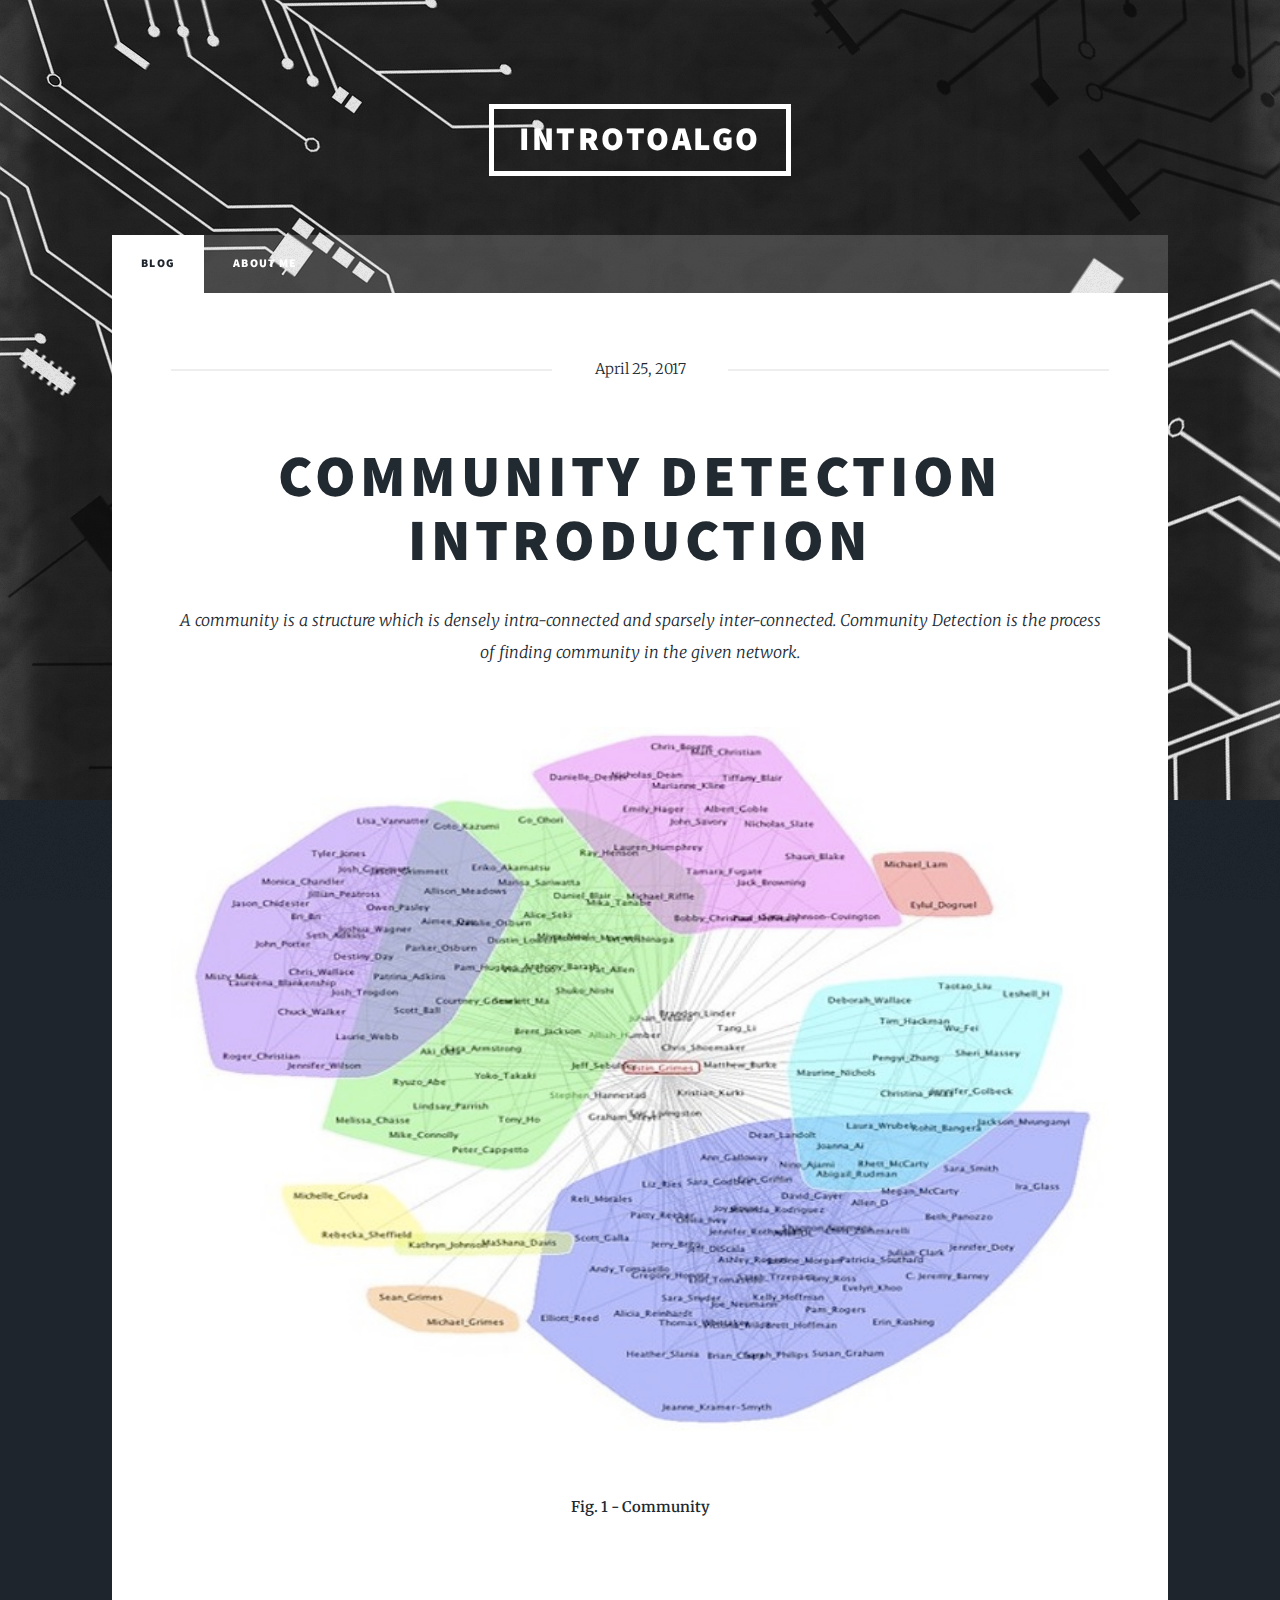
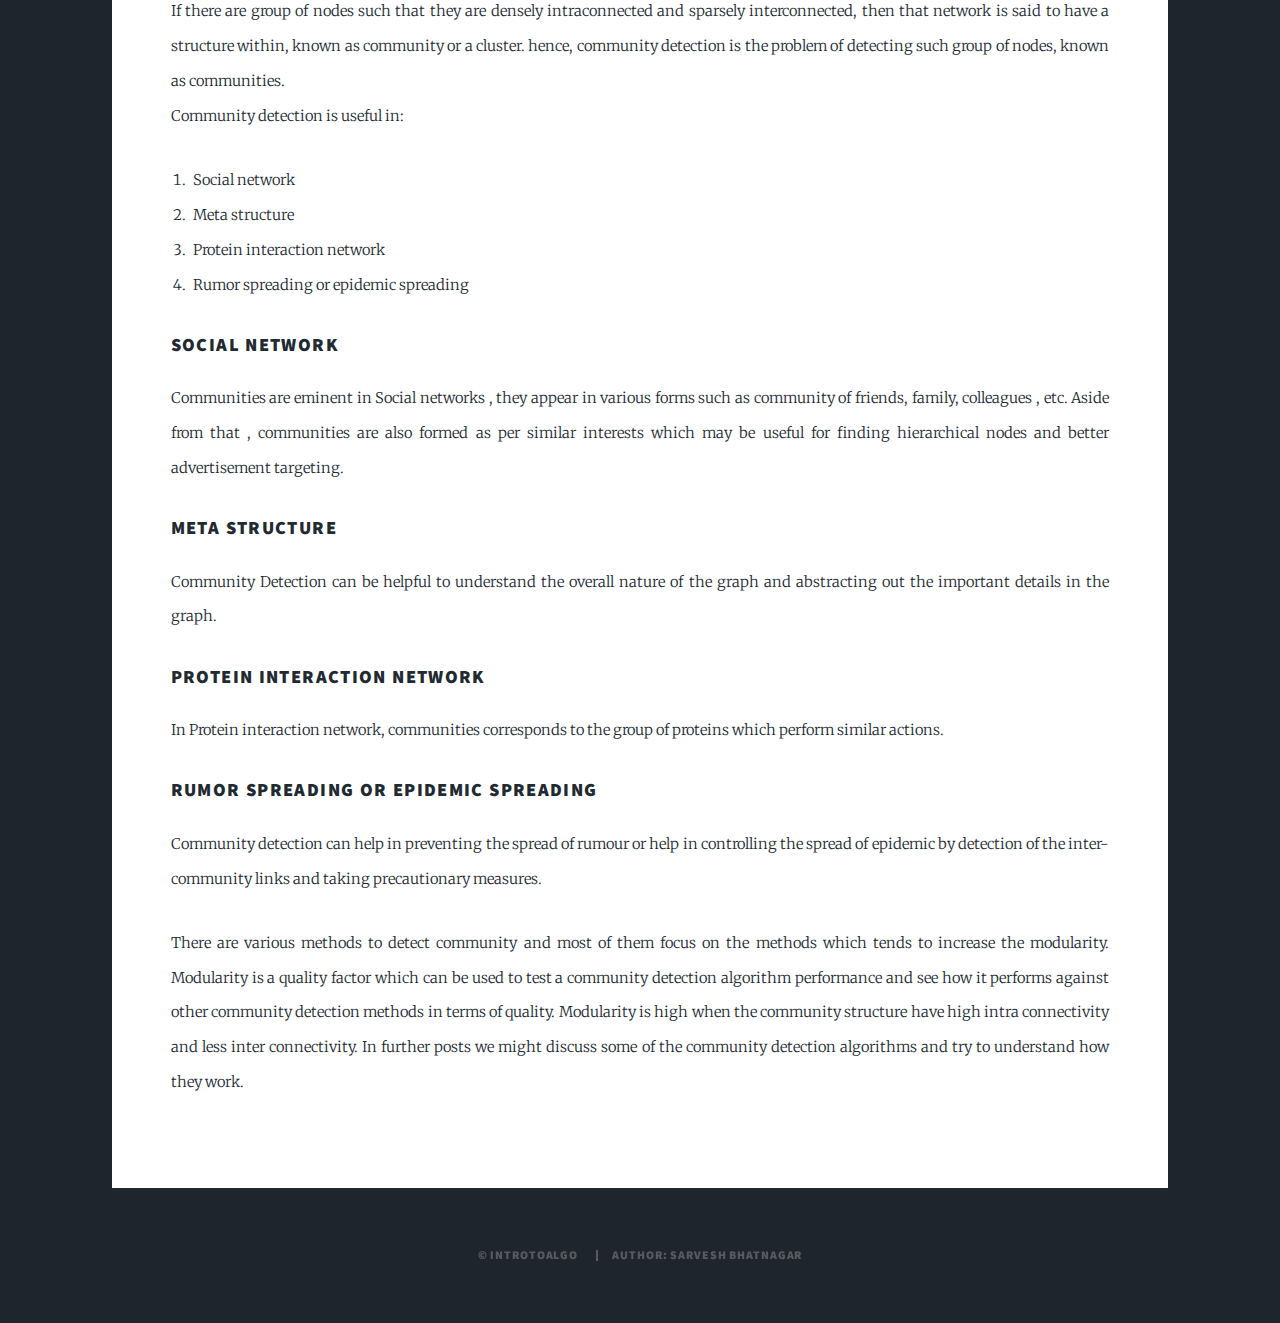
<file: posts/communitydetection.html>
<!DOCTYPE HTML>
<!-- Work needs to be done -->
<html>

<head>
	<title>www.introtoalgo.com</title>
	<meta charset="utf-8" />
	<meta name="viewport" content="width=device-width, initial-scale=1, user-scalable=no" />
	<link rel="stylesheet" href="../assets/css/main.css" />
	<noscript>
		<link rel="stylesheet" href="../assets/css/noscript.css" />
	</noscript>
	<!-- Global site tag (gtag.js) - Google Analytics -->
	<script async src="https://www.googletagmanager.com/gtag/js?id=UA-116936620-1"></script>
	<script data-ad-client="ca-pub-8611389211624701" async
		src="https://pagead2.googlesyndication.com/pagead/js/adsbygoogle.js"></script>
	<script>
		window.dataLayer = window.dataLayer || [];
		function gtag() { dataLayer.push(arguments); }
		gtag('js', new Date());

		gtag('config', 'UA-116936620-1');
	</script>


</head>

<body class="is-loading">

	<!-- Wrapper -->
	<div id="wrapper">

		<!-- Header -->
		<header id="header">
			<a href="../index.html" class="logo">Introtoalgo</a>
		</header>

		<!-- Nav -->
		<nav id="nav">
			<ul class="links">
				<li class="active"><a href="../index.html">Blog</a></li>
				<li><a href="../generic.html">About me</a></li>
				<!-- <li><a href="../elements.html">News</a></li> -->
			</ul>
			<!-- <ul class="icons">
							<li><a href="#" class="icon fa-twitter"><span class="label">Twitter</span></a></li>
							<li><a href="#" class="icon fa-facebook"><span class="label">Facebook</span></a></li>
							<li><a href="#" class="icon fa-instagram"><span class="label">Instagram</span></a></li>
							<li><a href="#" class="icon fa-github"><span class="label">GitHub</span></a></li>
						</ul> -->
		</nav>

		<!-- Main -->
		<div id="main">

			<!-- Post -->
			<section class="post">
				<header class="major">
					<span class="date">April 25, 2017</span>
					<h1>Community Detection<br />
						Introduction</h1>
					<p>A community is a structure which is densely intra-connected and sparsely inter-connected.
						Community Detection is the process of finding community in the given network.</p>
				</header>
				<div class="image main"><img src="../images/communitydetection.jpg" alt="" /></div>
				<center>
					<caption><b>Fig. 1 - Community</b></caption>
				</center><br><br>
				<!-- <p>A network, consists of set of nodes and edges connecting a pair of nodes.</p> -->
				<p>
					If there are group of nodes such that they are densely intraconnected and sparsely interconnected,
					then that network is said to have a structure within, known as community or a cluster.
					hence, community detection is the problem of detecting such group of nodes, known as communities.
					<br>
					Community detection is useful in:
				<ol>
					<li>Social network</li>
					<li>Meta structure</li>
					<li>Protein interaction network</li>
					<li>Rumor spreading or epidemic spreading</li>
				</ol>
				</p>
				<div>
					<h3>Social network</h3>
					<p>
						Communities are eminent in Social networks , they appear in various forms such as community of
						friends,
						family, colleagues , etc. Aside from that , communities are also formed as per similar interests
						which may
						be useful for finding hierarchical nodes and better advertisement targeting.
					</p>

					<h3>Meta structure</h3>
					<p>
						Community Detection can be helpful to understand the overall
						nature of the graph and abstracting out the important details in the graph.
					</p>
					<h3>Protein interaction network</h3>
					<p>
						In Protein interaction network, communities corresponds to the group of proteins which perform
						similar actions.
					</p>
					<h3>Rumor spreading or epidemic spreading</h3>
					<p>
						Community detection can help in preventing the spread of rumour or help in controlling the
						spread of
						epidemic by detection of the inter-community links and taking precautionary measures.
					</p>


				</div>
				<p>

					There are various methods to detect community and most of them focus on the methods which tends to
					increase the modularity.
					Modularity is a quality factor which can be used to test a community detection algorithm performance
					and see how it performs
					against other community detection methods in terms of quality. Modularity is high when the community
					structure have high intra
					connectivity and less inter connectivity.
					In further posts we might discuss some of the community detection algorithms and try to understand
					how they work.

				</p>

			</section>

		</div>


		<!-- Copyright -->
		<div id="copyright">
			<ul>
				<li>&copy; introtoalgo</li>
				<li>Author: <a href="https://www.sarveshbhatnagar.com">Sarvesh Bhatnagar</a></li>
			</ul>
		</div>

	</div>

	<!-- Scripts -->
	<script src="../assets/js/jquery.min.js"></script>
	<script src="../assets/js/jquery.scrollex.min.js"></script>
	<script src="../assets/js/jquery.scrolly.min.js"></script>
	<script src="../assets/js/skel.min.js"></script>
	<script src="../assets/js/util.js"></script>
	<script src="../assets/js/main.js"></script>

</body>

</html>
</file>
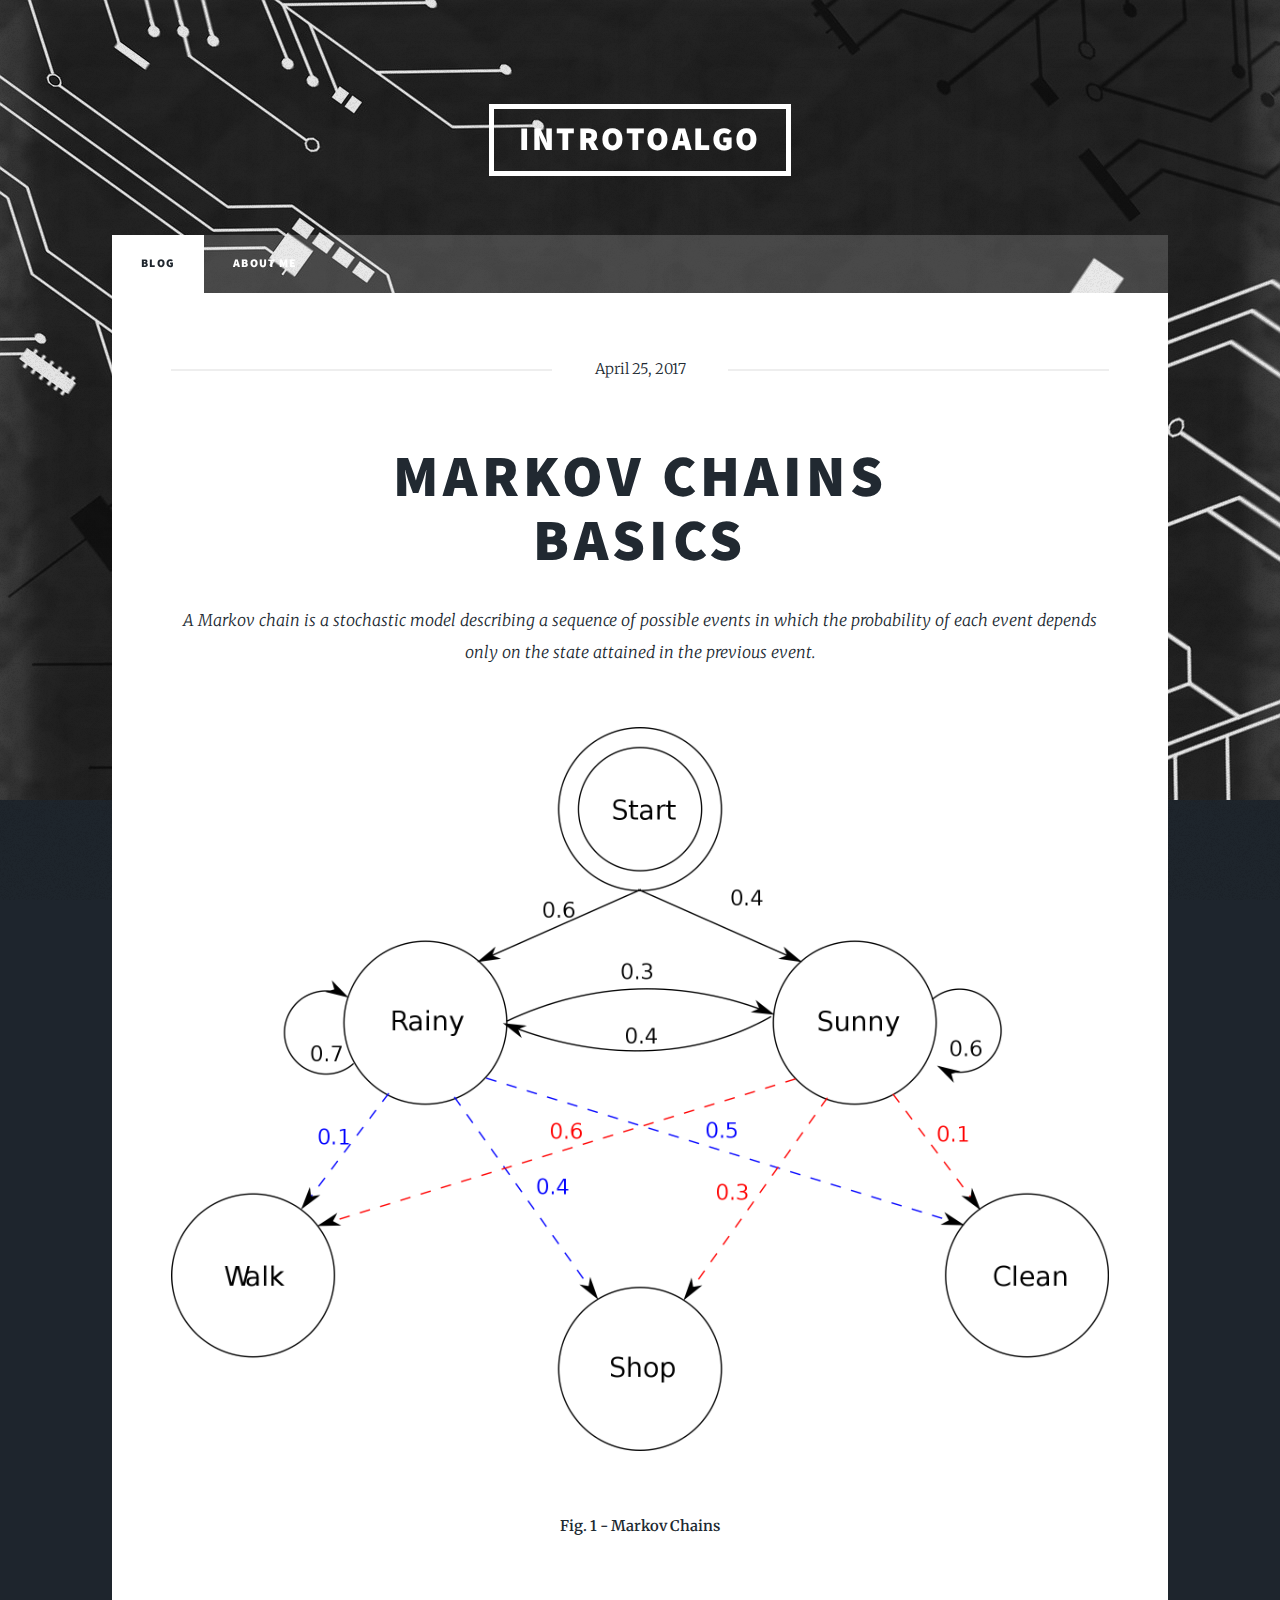
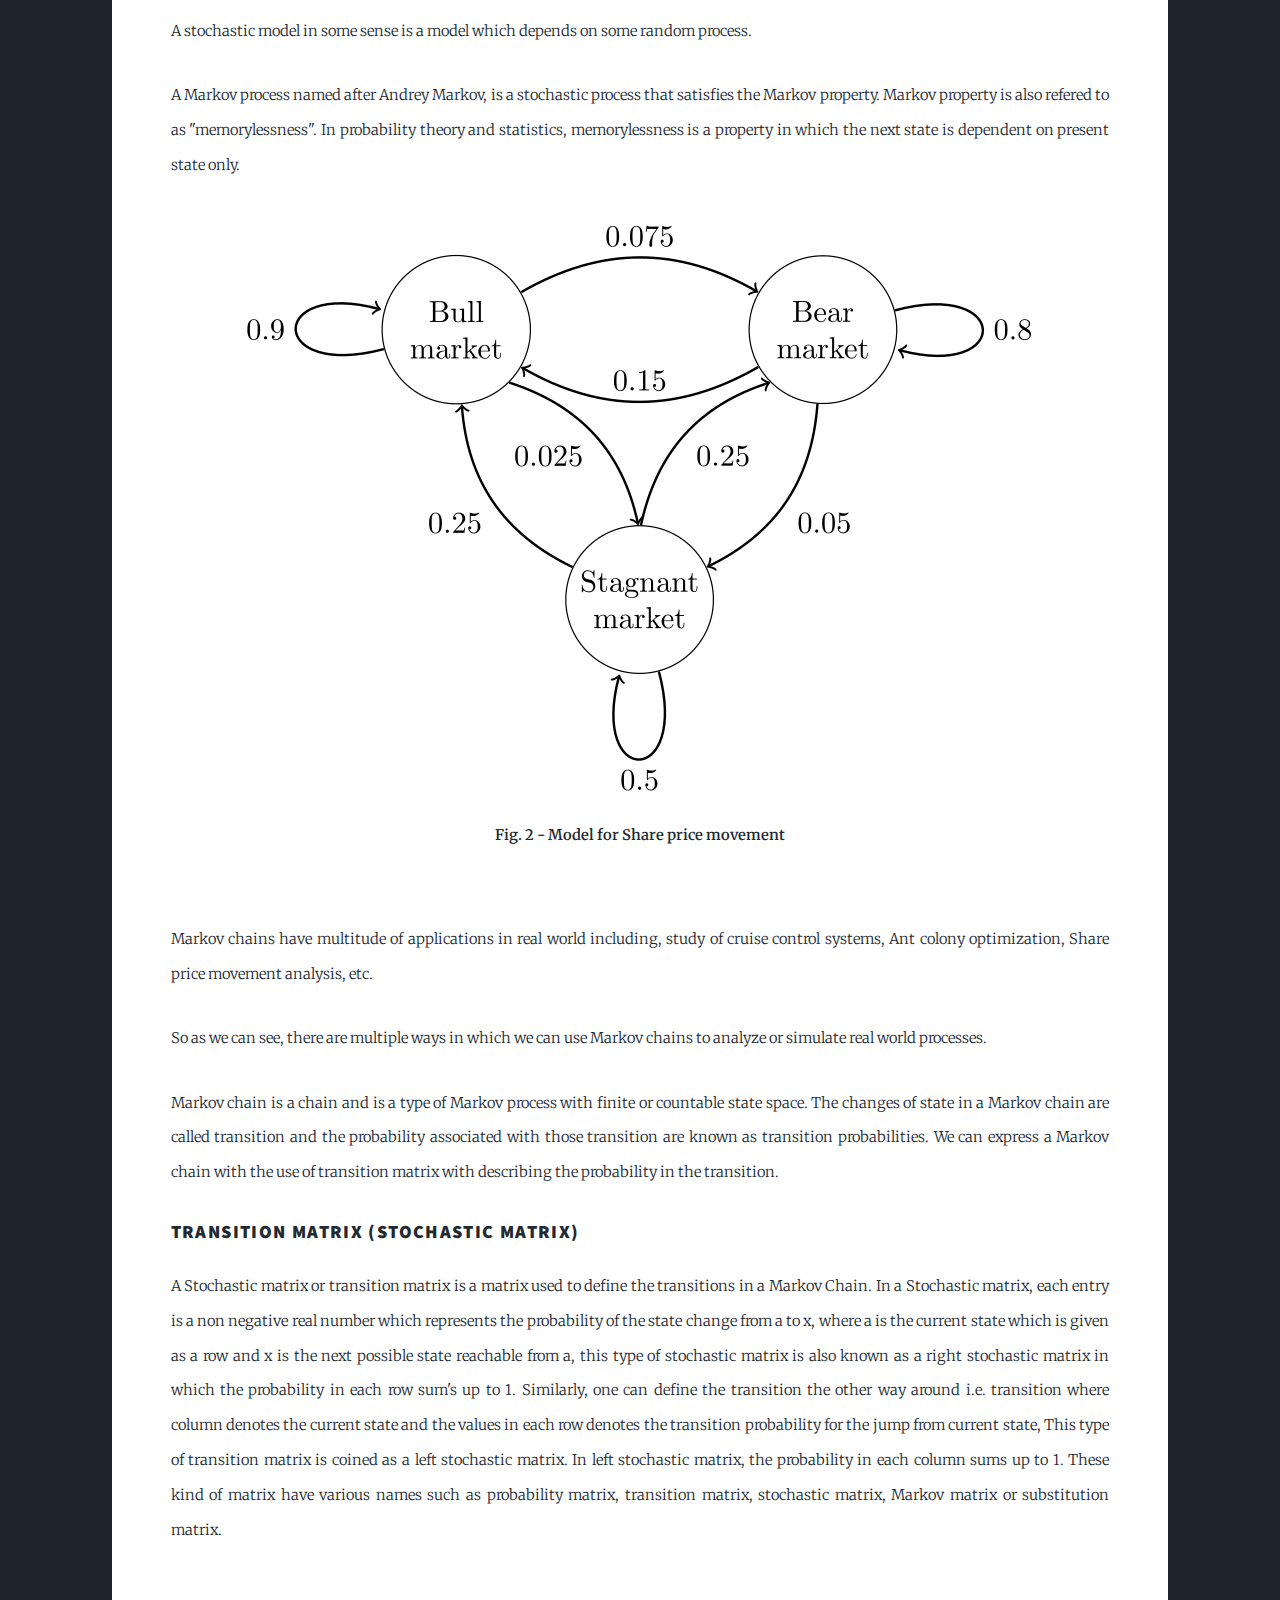
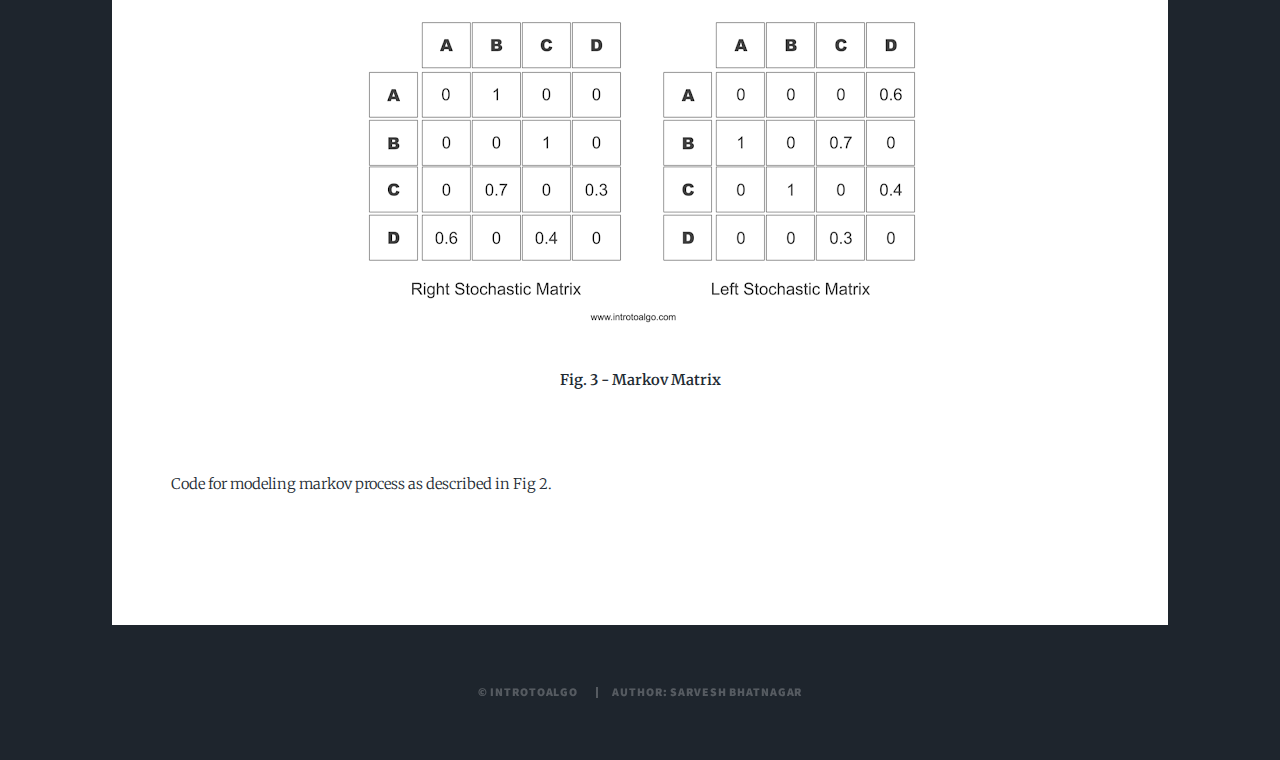
<file: posts/markovchains.html>
<!DOCTYPE HTML>
<!-- Work needs to be done -->
<html>

<head>
	<title>www.introtoalgo.com</title>
	<meta charset="utf-8" />
	<meta name="viewport" content="width=device-width, initial-scale=1, user-scalable=no" />
	<link rel="stylesheet" href="../assets/css/main.css" />
	<noscript>
		<link rel="stylesheet" href="../assets/css/noscript.css" />
	</noscript>
	<!-- Global site tag (gtag.js) - Google Analytics -->
	<script async src="https://www.googletagmanager.com/gtag/js?id=UA-116936620-1"></script>
	<script data-ad-client="ca-pub-8611389211624701" async
		src="https://pagead2.googlesyndication.com/pagead/js/adsbygoogle.js"></script>
	<script>
		window.dataLayer = window.dataLayer || [];
		function gtag() { dataLayer.push(arguments); }
		gtag('js', new Date());

		gtag('config', 'UA-116936620-1');
	</script>


</head>

<body class="is-loading">

	<!-- Wrapper -->
	<div id="wrapper">

		<!-- Header -->
		<header id="header">
			<a href="../index.html" class="logo">Introtoalgo</a>
		</header>

		<!-- Nav -->
		<nav id="nav">
			<ul class="links">
				<li class="active"><a href="../index.html">Blog</a></li>
				<li><a href="../generic.html">About me</a></li>
				<!-- <li><a href="../elements.html">News</a></li> -->
			</ul>
			<!-- <ul class="icons">
							<li><a href="#" class="icon fa-twitter"><span class="label">Twitter</span></a></li>
							<li><a href="#" class="icon fa-facebook"><span class="label">Facebook</span></a></li>
							<li><a href="#" class="icon fa-instagram"><span class="label">Instagram</span></a></li>
							<li><a href="#" class="icon fa-github"><span class="label">GitHub</span></a></li>
						</ul> -->
		</nav>

		<!-- Main -->
		<div id="main">

			<!-- Post -->
			<section class="post">
				<header class="major">
					<span class="date">April 25, 2017</span>
					<h1>Markov Chains<br />
						Basics</h1>
					<p>A Markov chain is a stochastic model describing a sequence of possible events in which the
						probability of each event depends only on the state attained in the previous event.</p>
				</header>
				<div class="image main"><img src="../images/markovchain.png" alt="" /></div>
				<center>
					<caption><b>Fig. 1 - Markov Chains</b></caption>
				</center><br><br>
				<p>A stochastic model in some sense is a model which depends on some random process.</p>
				<p>A Markov process named after Andrey Markov, is a stochastic process that satisfies the Markov
					property.
					Markov property is also refered to as "memorylessness". In probability theory and statistics,
					memorylessness is a property in which the next state is dependent on present state only.</p>
				<center>
					<div class="image"><img src="../posts/img/markovstocks.png" alt="" /></div>
				</center>
				<center>
					<caption><b>Fig. 2 - Model for Share price movement</b></caption>
				</center><br><br>
				<p>
					Markov chains have multitude of applications in real world including, study of cruise control
					systems,
					<a href="http://www.icsi.berkeley.edu/pubs/algorithms/usingmarkovchain11.pdf" target="_blank">Ant
						colony optimization</a>,
					<a href="http://citeseerx.ist.psu.edu/viewdoc/download?doi=10.1.1.866.8019&rep=rep1&type=pdf"
						target="_blank">Share price movement analysis</a>, etc.
				</p>
				<p>
					So as we can see, there are multiple ways in which we can use Markov chains to analyze or simulate
					real world processes.
				</p>
				<p>
					Markov chain is a chain and is a type of Markov process with finite or countable state space.
					The changes of state in a Markov chain are called transition and the probability associated with
					those transition are known as transition probabilities. We can express a Markov chain with the use
					of transition matrix with describing the probability in the transition.
				</p>
				<h3>Transition Matrix (Stochastic Matrix)</h3>
				<p>
					A Stochastic matrix or transition matrix is a matrix used to define the transitions in a Markov
					Chain. In a Stochastic matrix, each entry is a non negative real number which represents the
					probability of the state change from a to x, where a is the current state which is given as a row
					and x is the next possible state reachable from a, this type of stochastic matrix is also known as a
					right stochastic matrix in which the probability in each row sum's up to 1. Similarly, one can
					define the transition the other way around i.e. transition where column denotes the current state
					and the values in each row denotes the transition probability for the jump from current state, This
					type of transition matrix is coined as a left stochastic matrix. In left stochastic matrix, the
					probability in each column sums up to 1. These kind of matrix have various names such as probability
					matrix, transition matrix, stochastic matrix, Markov matrix or substitution matrix.</p>

				<center>
					<div class="image"><img src="../posts/img/markovmatrix.png" alt="" /></div>
				</center>
				<center>
					<caption><b>Fig. 3 - Markov Matrix</b></caption>
				</center><br><br>


				<p>Code for modeling markov process as described in Fig 2.</p><br>
				<script src="https://gist.github.com/sarveshbhatnagar/6236b70d3495b192ca43b99378562f42.js"></script>

			</section>

		</div>


		<!-- Copyright -->
		<div id="copyright">
			<ul>
				<li>&copy; introtoalgo</li>
				<li>Author: <a href="https://www.sarveshbhatnagar.com">Sarvesh Bhatnagar</a></li>
			</ul>
		</div>

	</div>

	<!-- Scripts -->
	<script src="../assets/js/jquery.min.js"></script>
	<script src="../assets/js/jquery.scrollex.min.js"></script>
	<script src="../assets/js/jquery.scrolly.min.js"></script>
	<script src="../assets/js/skel.min.js"></script>
	<script src="../assets/js/util.js"></script>
	<script src="../assets/js/main.js"></script>

</body>

</html>
</file>
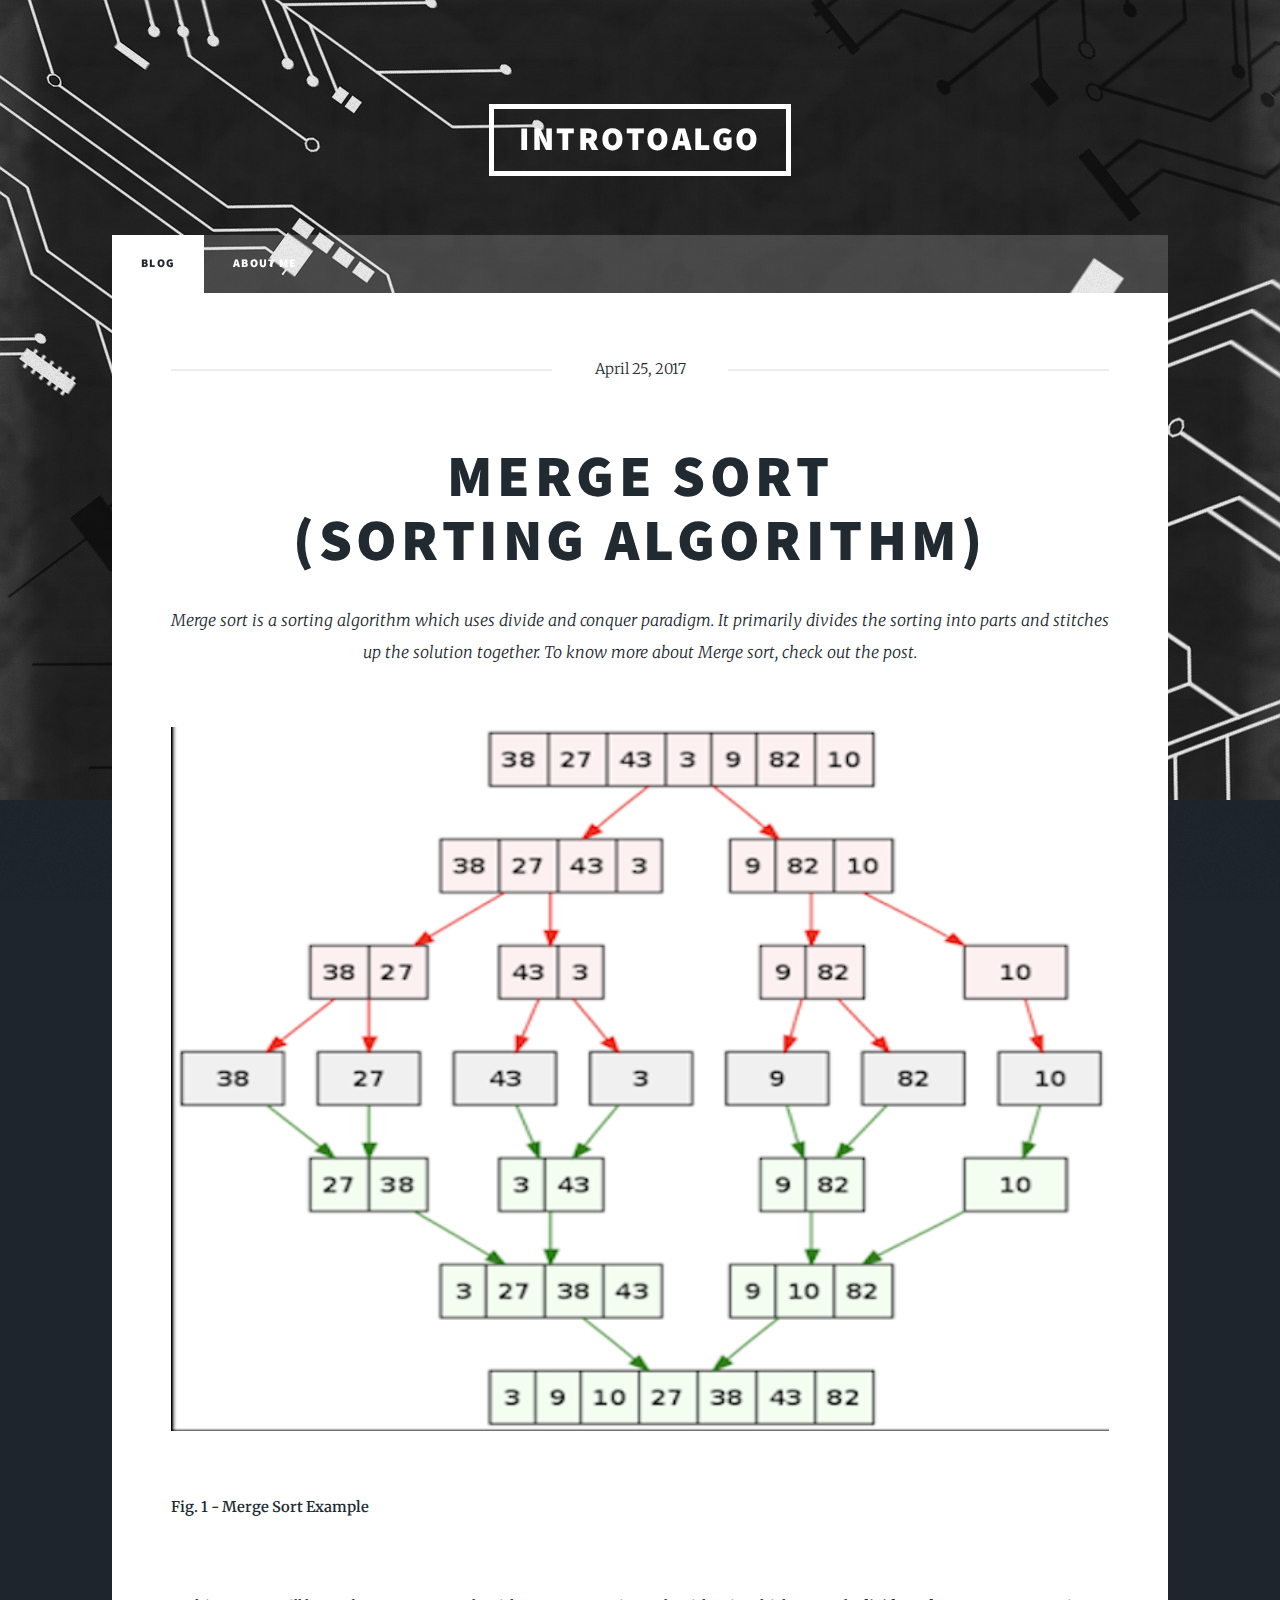
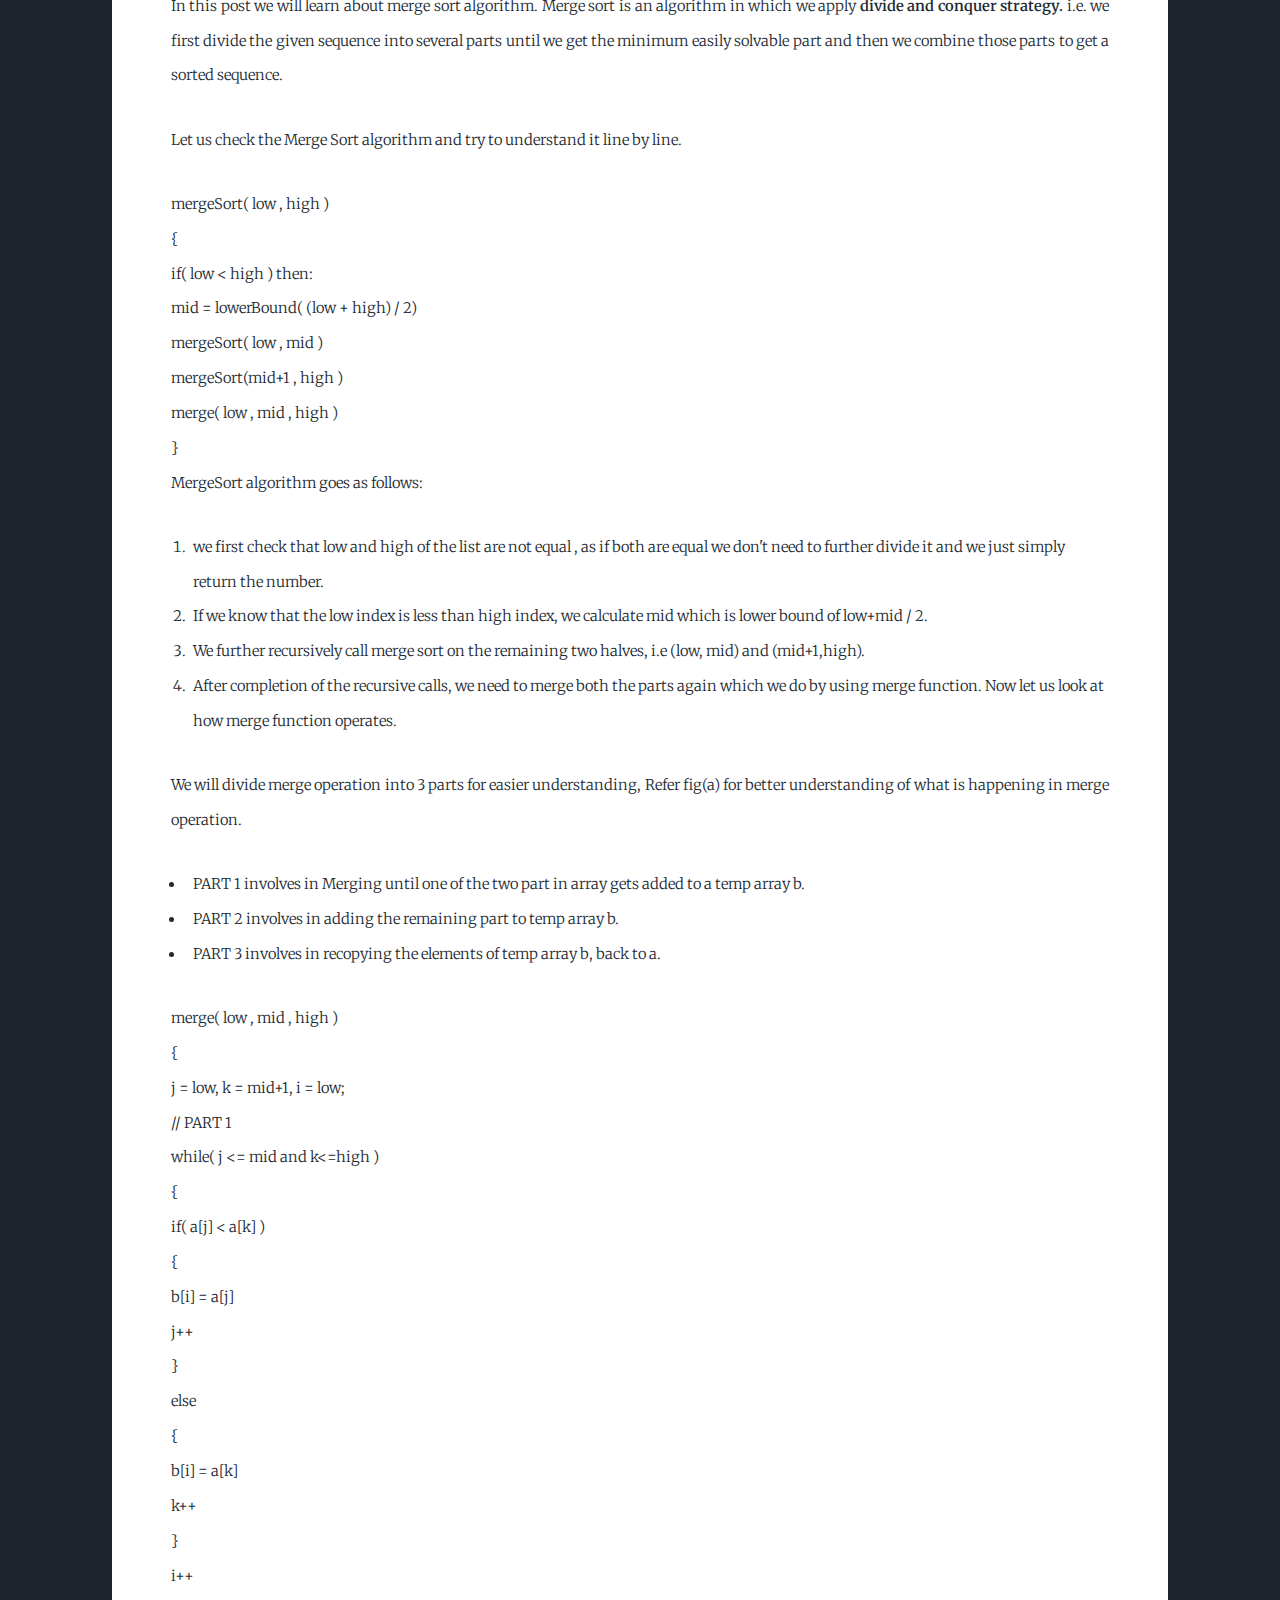
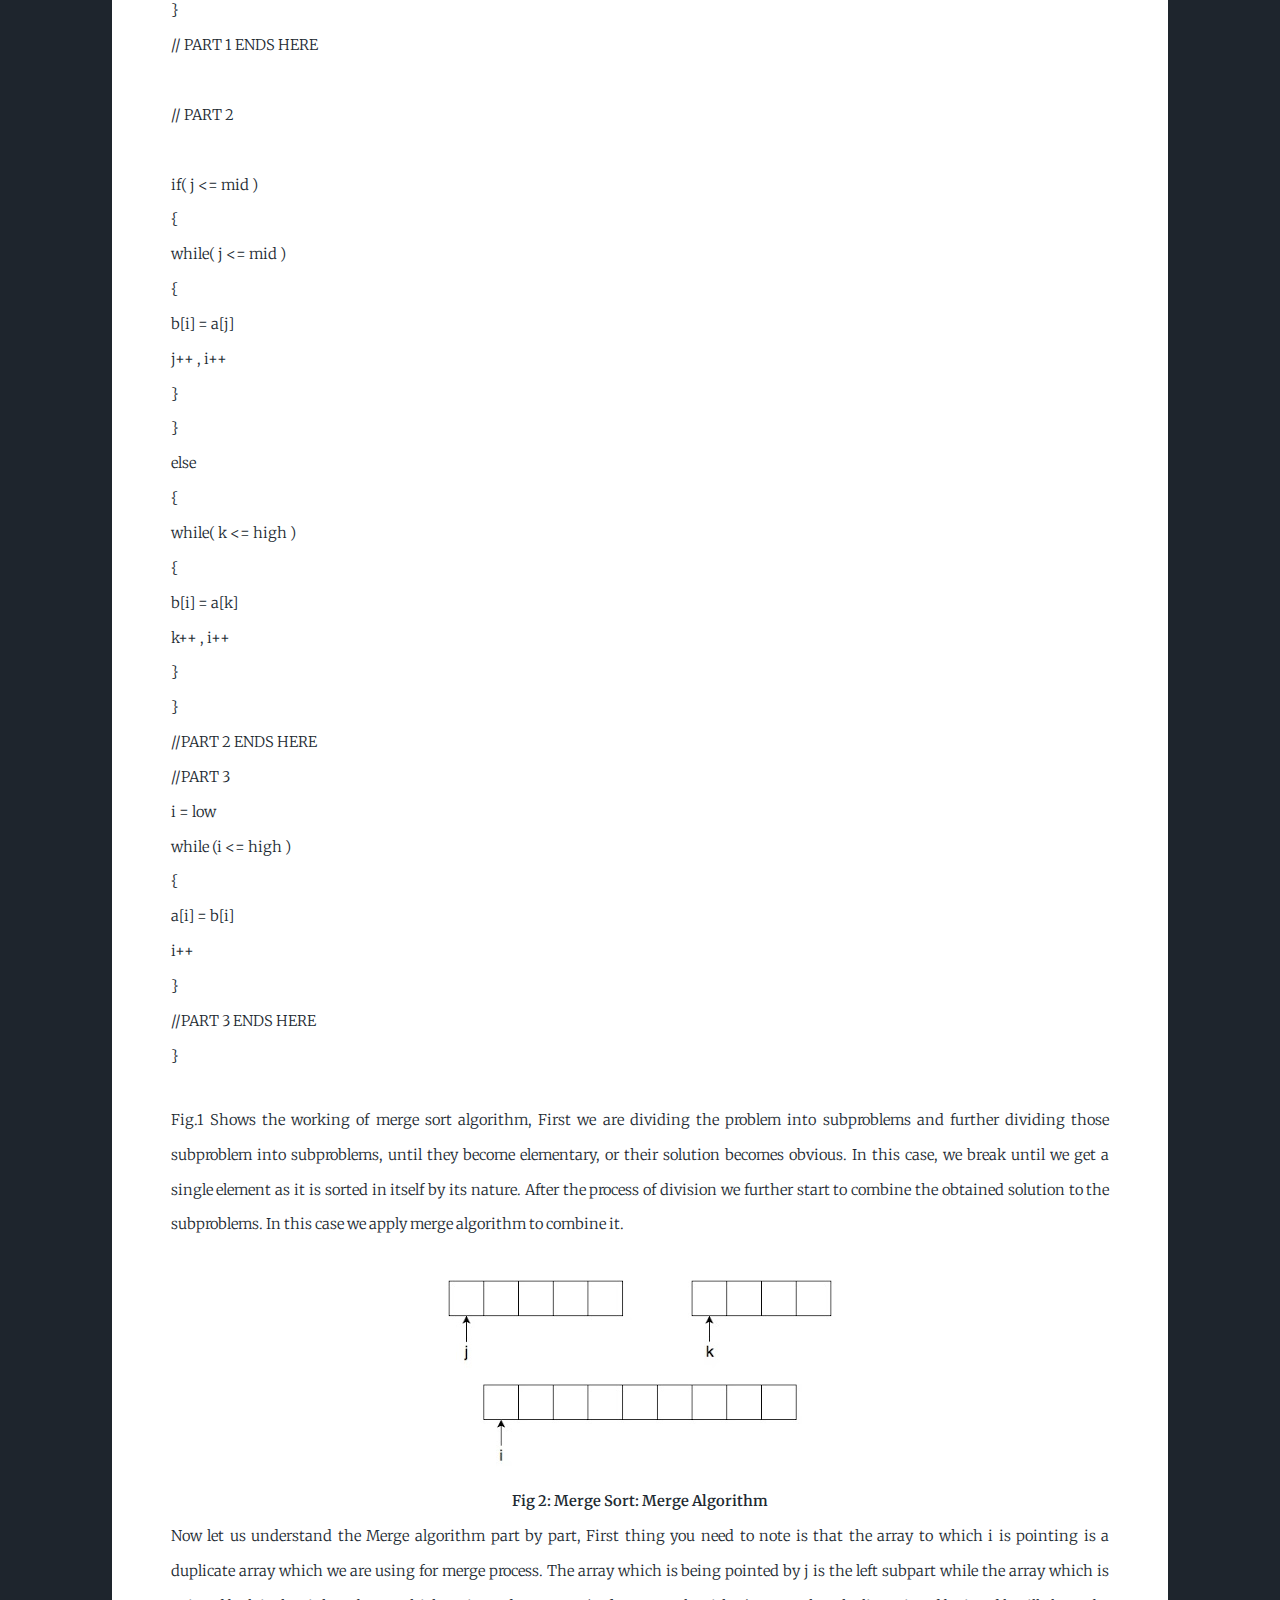
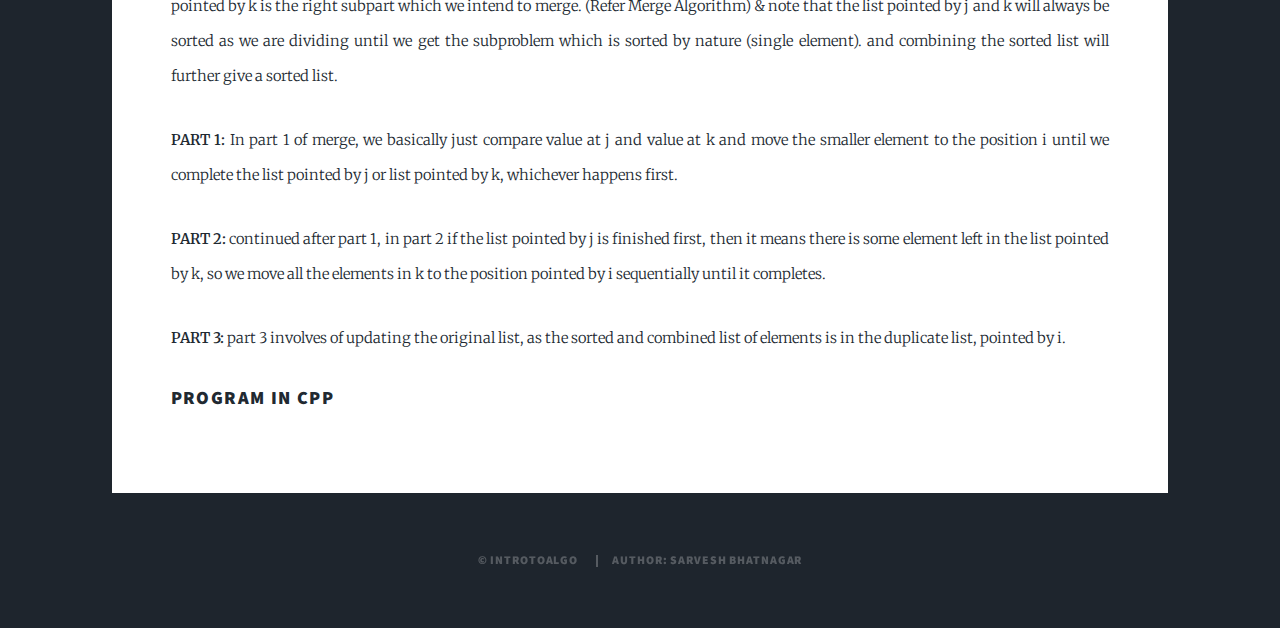
<file: posts/mergesort.html>
<!DOCTYPE HTML>

<html>

<head>
	<title>www.introtoalgo.com</title>
	<meta charset="utf-8" />
	<meta name="viewport" content="width=device-width, initial-scale=1, user-scalable=no" />
	<link rel="stylesheet" href="../assets/css/main.css" />
	<noscript>
		<link rel="stylesheet" href="../assets/css/noscript.css" />
	</noscript>
	<!-- Global site tag (gtag.js) - Google Analytics -->
	<script async src="https://www.googletagmanager.com/gtag/js?id=UA-116936620-1"></script>
	<script data-ad-client="ca-pub-8611389211624701" async
		src="https://pagead2.googlesyndication.com/pagead/js/adsbygoogle.js"></script>
	<script>
		window.dataLayer = window.dataLayer || [];
		function gtag() { dataLayer.push(arguments); }
		gtag('js', new Date());

		gtag('config', 'UA-116936620-1');
	</script>


</head>

<body class="is-loading">

	<!-- Wrapper -->
	<div id="wrapper">

		<!-- Header -->
		<header id="header">
			<a href="../index.html" class="logo">Introtoalgo</a>
		</header>

		<!-- Nav -->
		<nav id="nav">
			<ul class="links">
				<li class="active"><a href="../index.html">Blog</a></li>
				<li><a href="../generic.html">About me</a></li>
				<!-- <li><a href="../elements.html">News</a></li> -->
			</ul>
			<!-- <ul class="icons">
							<li><a href="#" class="icon fa-twitter"><span class="label">Twitter</span></a></li>
							<li><a href="#" class="icon fa-facebook"><span class="label">Facebook</span></a></li>
							<li><a href="#" class="icon fa-instagram"><span class="label">Instagram</span></a></li>
							<li><a href="#" class="icon fa-github"><span class="label">GitHub</span></a></li>
						</ul> -->
		</nav>

		<!-- Main -->
		<div id="main">

			<!-- Post -->
			<section class="post">
				<header class="major">
					<span class="date">April 25, 2017</span>
					<h1>Merge Sort<br />
						(Sorting Algorithm)</h1>
					<p>Merge sort is a sorting algorithm which uses divide and conquer paradigm. It primarily divides
						the sorting into parts and stitches up the solution together. To know more about Merge sort,
						check out the post.</p>
				</header>
				<div class="image main"><img src="../images/mergesort.png" alt="Merge Sort Image" /></div>
				<caption><b>Fig. 1 - Merge Sort Example</b></caption><br><br>
				<p>
				<p>
					In this post we will learn about merge sort algorithm. Merge sort is an algorithm in which we
					apply <b>divide and conquer strategy.</b> i.e. we first divide the given sequence into several
					parts
					until we get the minimum easily solvable part and then we combine those parts to get a sorted
					sequence.

				</p>

				<p>
					Let us check the Merge Sort algorithm and try to understand it line by line.
				</p>
				<p>
					mergeSort( low , high ) <br>
					{ <br>
					if( low < high ) then: <br>
						mid = lowerBound( (low + high) / 2) <br>
						mergeSort( low , mid ) <br>
						mergeSort(mid+1 , high ) <br>
						merge( low , mid , high ) <br>
						} <br>

						MergeSort algorithm goes as follows:
						<ol>
							<li>we first check that low and high of the list are not equal , as if both are equal we
								don't need to further divide it and we just simply return the number.
							</li>
							<li>
								If we know that the low index is less than high index, we calculate mid which is
								lower bound of low+mid / 2.
							</li>
							<li>
								We further recursively call merge sort on the remaining two halves, i.e (low, mid)
								and (mid+1,high).
							</li>
							<li>
								After completion of the recursive calls, we need to merge both the parts again which
								we do by using merge function. Now let us look at how merge function operates.
							</li>
						</ol>

				</p>

				<p>
					We will divide merge operation into 3 parts for easier understanding, Refer fig(a) for better
					understanding of what is happening in merge operation.
				<ul>
					<li>
						PART 1 involves in Merging until one of the two part in array gets added to a temp array
						b.
					</li>
					<li>
						PART 2 involves in adding the remaining part to temp array b.
					</li>
					<li>
						PART 3 involves in recopying the elements of temp array b, back to a.
					</li>
				</ul>
				</p>
				<p>
					merge( low , mid , high ) <br>
					{ <br>
					j = low, k = mid+1, i = low; <br>
					// PART 1 <br>
					while( j <= mid and k<=high ) <br>
						{ <br>
						if( a[j] < a[k] ) <br>
							{ <br>
							b[i] = a[j] <br>
							j++ <br>
							} <br>
							else <br>
							{ <br>
							b[i] = a[k] <br>
							k++ <br>
							} <br>
							i++ <br>
							} <br>
							// PART 1 ENDS HERE <br>
							<br>
							// PART 2 <br>
							<br>
							if( j <= mid ) <br>
								{<br>
								while( j <= mid ) <br>
									{ <br>
									b[i] = a[j] <br>
									j++ , i++ <br>
									} <br>
									} <br>
									else <br>
									{ <br>
									while( k <= high ) <br>
										{ <br>
										b[i] = a[k] <br>
										k++ , i++ <br>
										} <br>
										} <br>
										//PART 2 ENDS HERE <br>

										//PART 3 <br>
										i = low <br>
										while (i <= high ) <br>
											{ <br>
											a[i] = b[i] <br>
											i++ <br>
											} <br>
											//PART 3 ENDS HERE <br>
											} <br>

				</p>

				<p>
					Fig.1 Shows the working of merge sort algorithm, First we are dividing the problem into
					subproblems and further dividing those subproblem into subproblems, until they become
					elementary, or their solution becomes obvious. In this case, we break until we get a single
					element as it is sorted in itself by its nature. After the process of division we further start
					to combine the obtained solution to the subproblems. In this case we apply merge algorithm to
					combine it.
				</p>
				<center>
					<div class="image"><img src="../posts/img/merge.jpg" alt="" /></div><br>

					<caption><b style="text-align: center;">Fig 2: Merge Sort: Merge Algorithm</b></caption>
				</center>

				<p>
					Now let us understand the Merge algorithm part by part,
					First thing you need to note is that the array to which i is pointing is a duplicate array which
					we are using for merge process. The array which is being pointed by j is the left subpart while
					the array which is pointed by k is the right subpart which we intend to merge.
					(Refer Merge Algorithm) & note that the list pointed by j and k will always be sorted as we are
					dividing until we get the subproblem which is sorted by nature (single element). and combining
					the sorted list will further give a sorted list.
				</p>
				<p>
					<b>PART 1: </b>
					In part 1 of merge, we basically just compare value at j and value at k and move the smaller
					element to the position i until we complete the list pointed by j or list pointed by k,
					whichever happens first.
				</p>
				<p>
					<b>PART 2: </b>
					continued after part 1, in part 2 if the list pointed by j is finished first, then it means
					there is some element left in the list pointed by k, so we move all the elements in k to the
					position pointed by i sequentially until it completes.

				</p>
				<p>
					<b>PART 3: </b>
					part 3 involves of updating the original list, as the sorted and combined list of elements is in
					the duplicate list, pointed by i.
				</p>
				</p>
				<h3>PROGRAM IN CPP</h3>
				<script src="https://gist.github.com/sarveshbhatnagar/648e37414967169612aefd5e0cfbc8d5.js"></script>



			</section>

		</div>





		<!-- Copyright -->
		<div id="copyright">
			<ul>
				<li>&copy; introtoalgo</li>
				<li>Author: <a href="https://www.sarveshbhatnagar.com">Sarvesh Bhatnagar</a></li>
			</ul>
		</div>

	</div>

	<!-- Scripts -->
	<script src="../assets/js/jquery.min.js"></script>
	<script src="../assets/js/jquery.scrollex.min.js"></script>
	<script src="../assets/js/jquery.scrolly.min.js"></script>
	<script src="../assets/js/skel.min.js"></script>
	<script src="../assets/js/util.js"></script>
	<script src="../assets/js/main.js"></script>

</body>

</html>
</file>
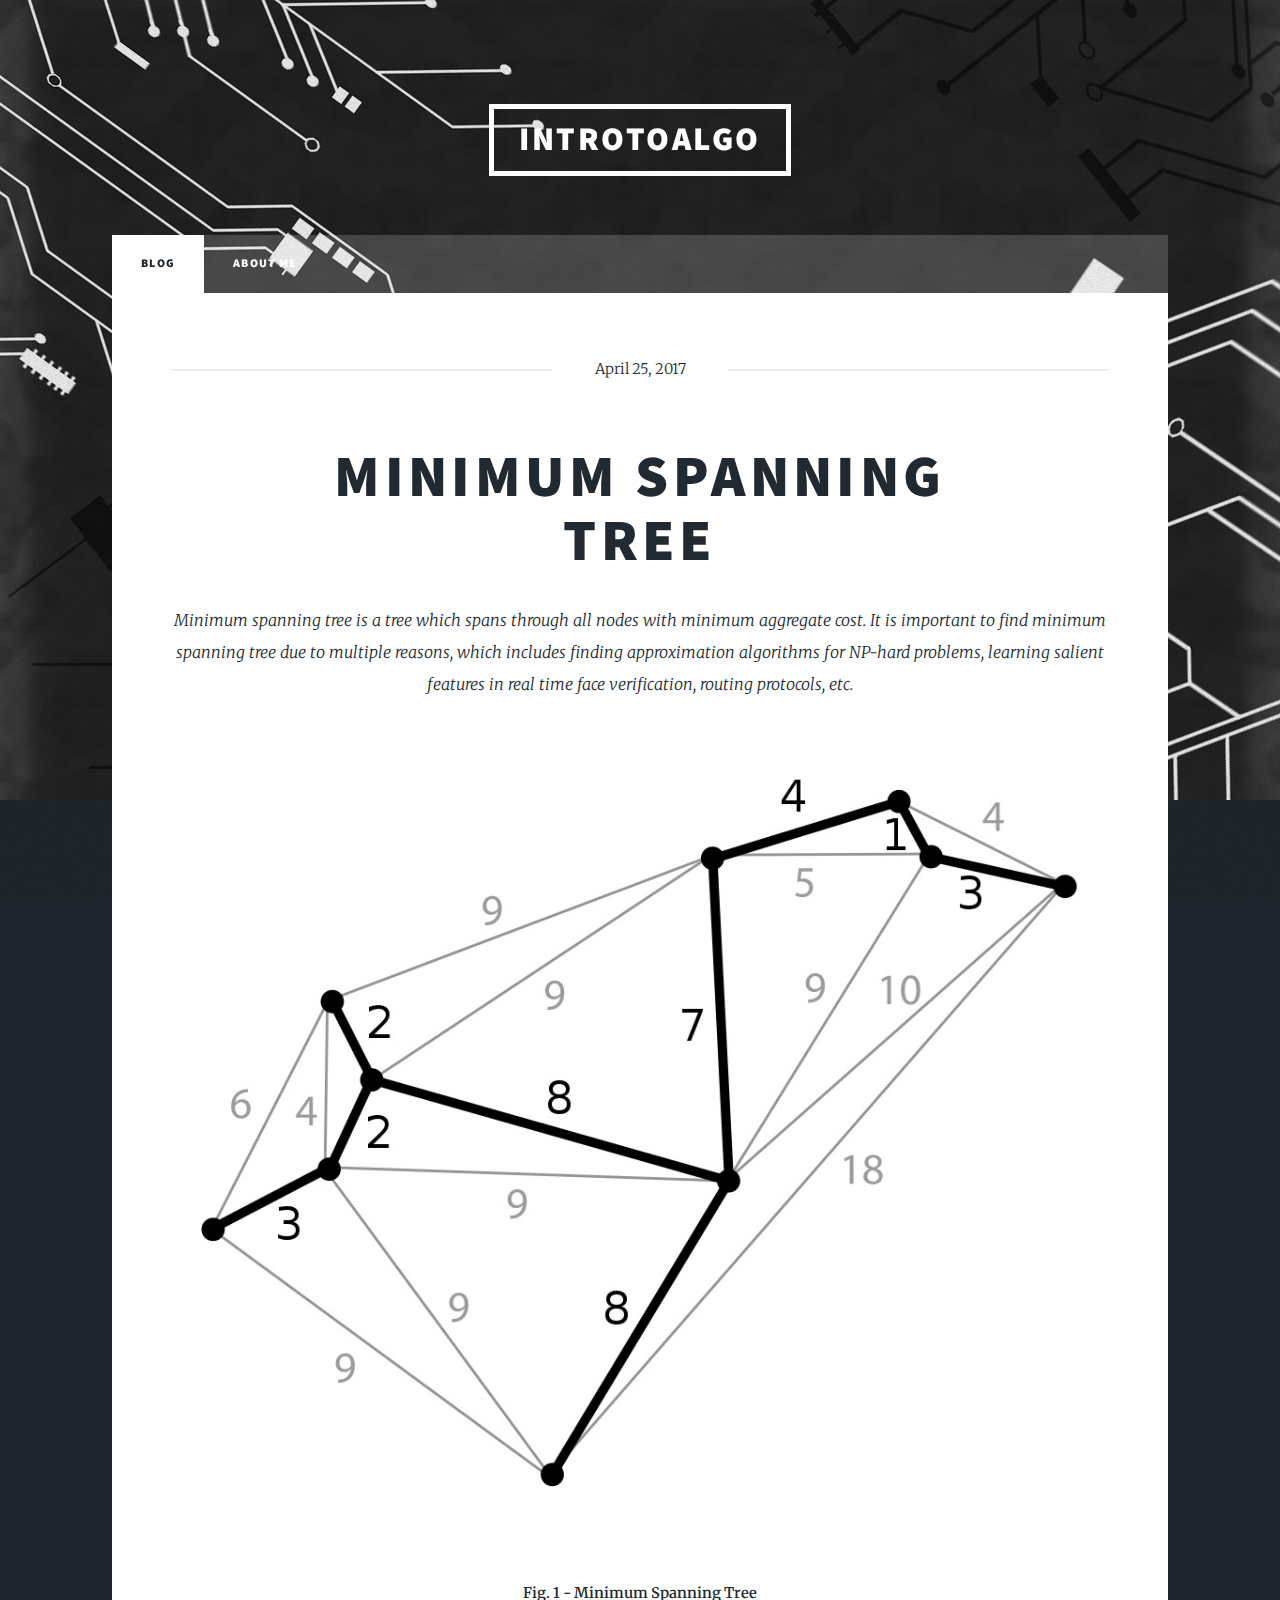
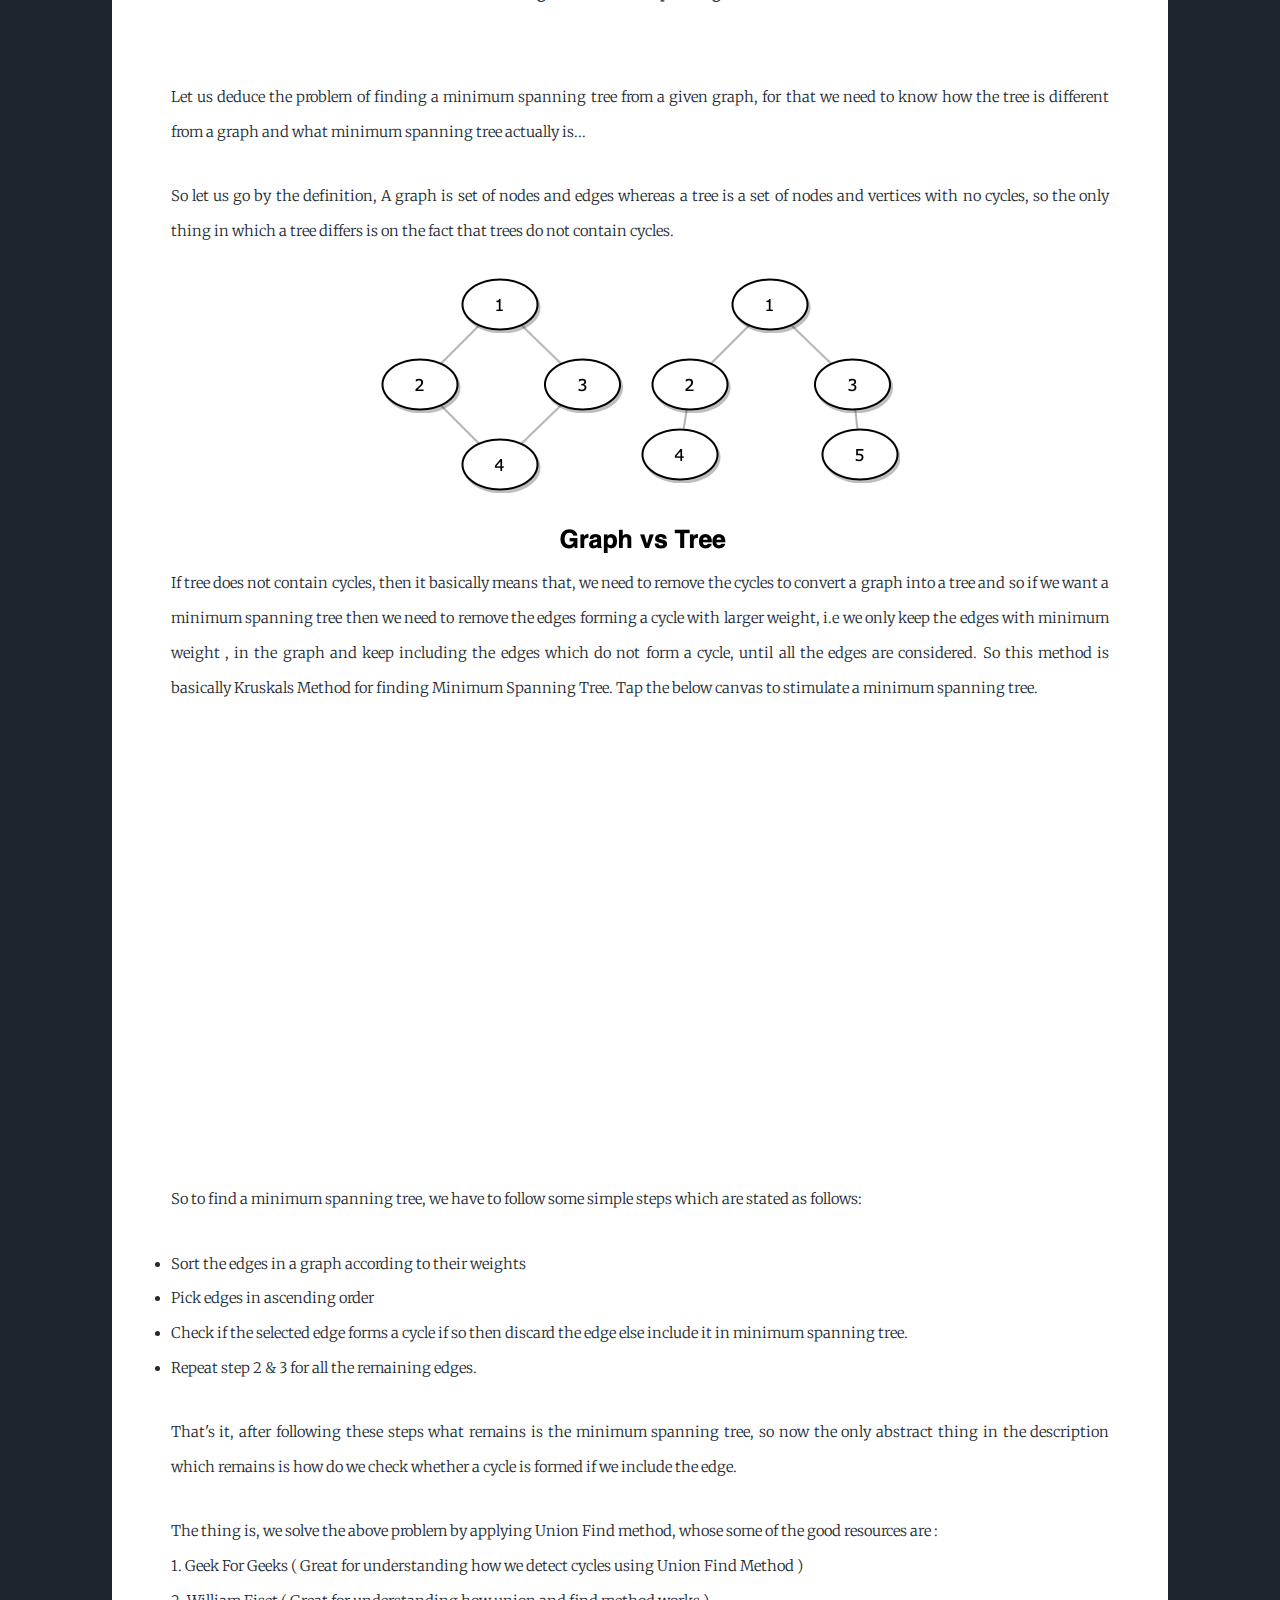
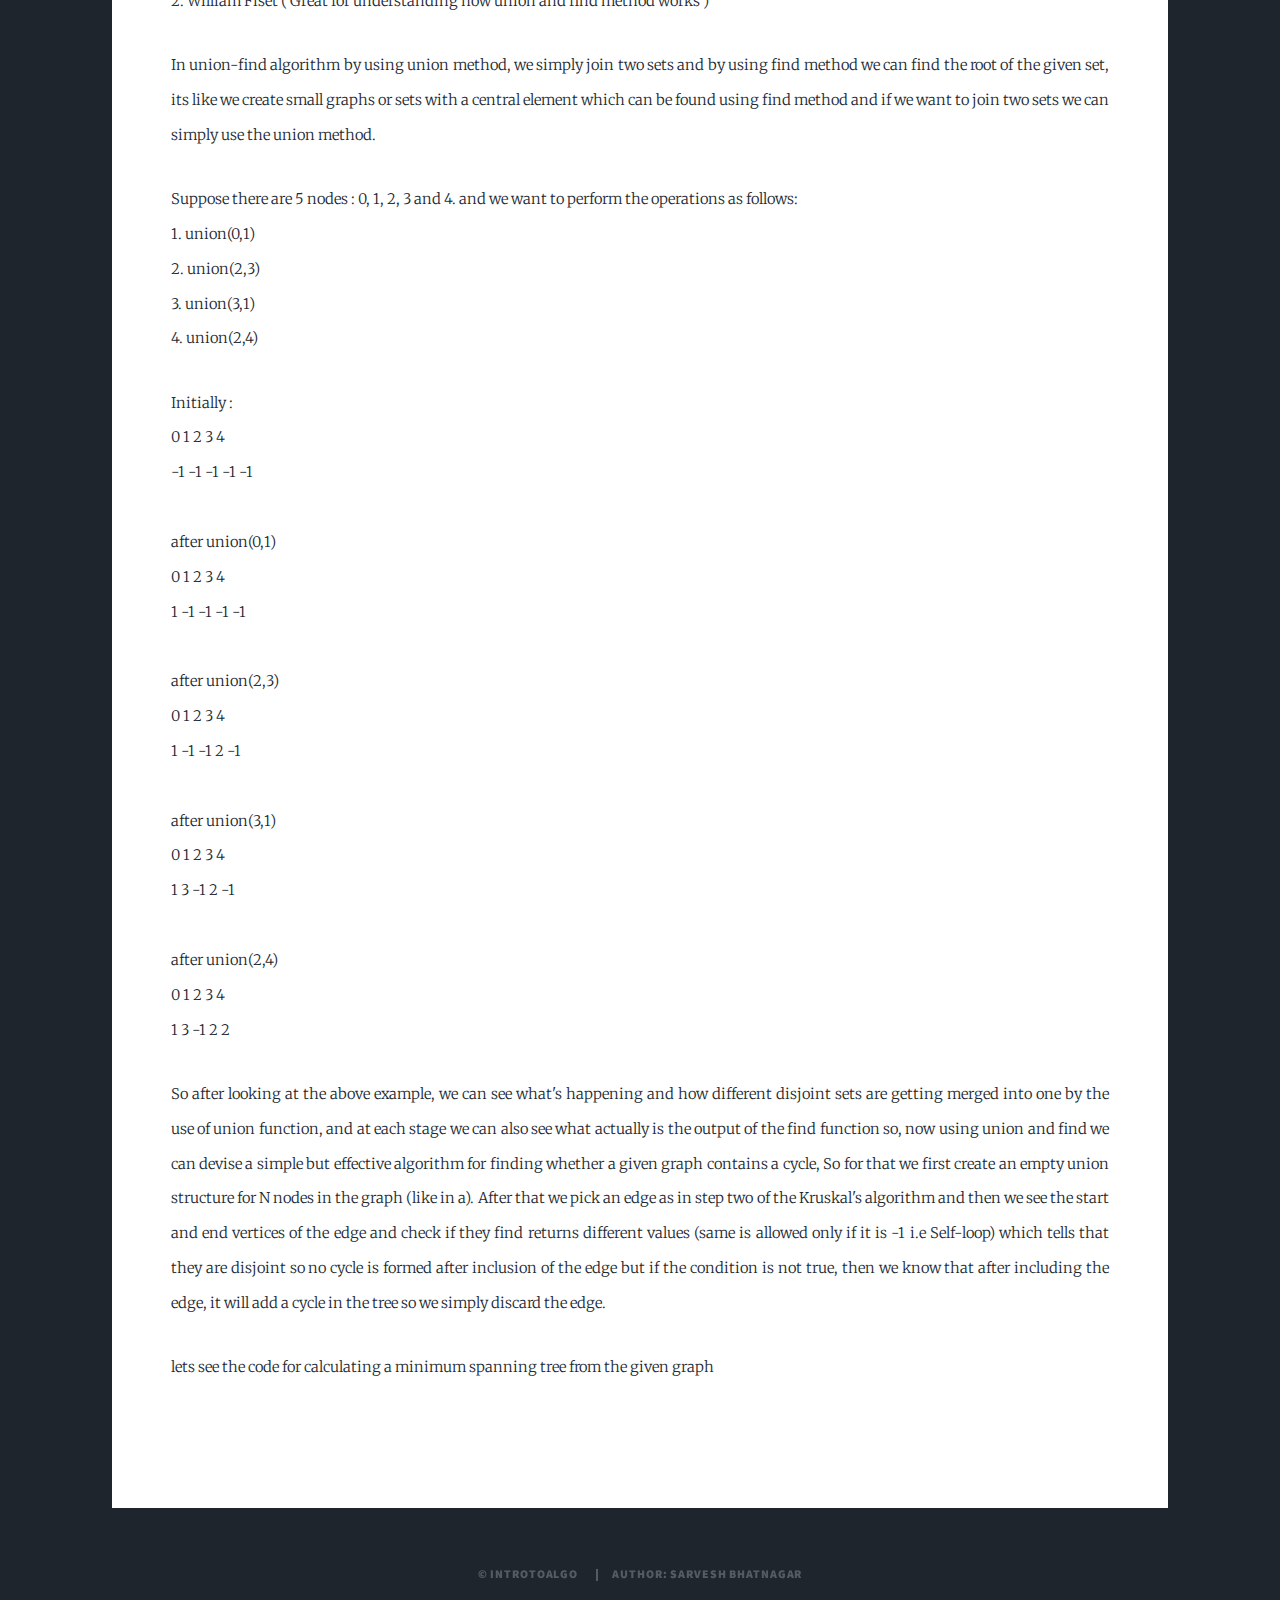
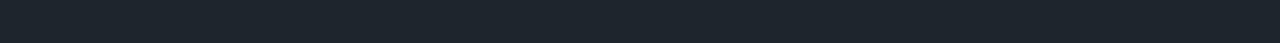
<file: posts/mst.html>
<!DOCTYPE HTML>

<html>

<head>
	<title>www.introtoalgo.com</title>
	<meta charset="utf-8" />
	<meta name="viewport" content="width=device-width, initial-scale=1, user-scalable=no" />
	<link rel="stylesheet" href="../assets/css/main.css" />
	<noscript>
		<link rel="stylesheet" href="../assets/css/noscript.css" />
	</noscript>
	<!-- Global site tag (gtag.js) - Google Analytics -->
	<script async src="https://www.googletagmanager.com/gtag/js?id=UA-116936620-1"></script>
	<script data-ad-client="ca-pub-8611389211624701" async
		src="https://pagead2.googlesyndication.com/pagead/js/adsbygoogle.js"></script>
	<script>
		window.dataLayer = window.dataLayer || [];
		function gtag() { dataLayer.push(arguments); }
		gtag('js', new Date());

		gtag('config', 'UA-116936620-1');
	</script>


</head>

<body class="is-loading">

	<!-- Wrapper -->
	<div id="wrapper">

		<!-- Header -->
		<header id="header">
			<a href="../index.html" class="logo">Introtoalgo</a>
		</header>

		<!-- Nav -->
		<nav id="nav">
			<ul class="links">
				<li class="active"><a href="../index.html">Blog</a></li>
				<li><a href="../generic.html">About me</a></li>
				<!-- <li><a href="../elements.html">News</a></li> -->
			</ul>
			<!-- <ul class="icons">
							<li><a href="#" class="icon fa-twitter"><span class="label">Twitter</span></a></li>
							<li><a href="#" class="icon fa-facebook"><span class="label">Facebook</span></a></li>
							<li><a href="#" class="icon fa-instagram"><span class="label">Instagram</span></a></li>
							<li><a href="#" class="icon fa-github"><span class="label">GitHub</span></a></li>
						</ul> -->
		</nav>

		<!-- Main -->
		<div id="main">

			<!-- Post -->
			<section class="post">
				<header class="major">
					<span class="date">April 25, 2017</span>
					<h1>Minimum Spanning<br />
						Tree</h1>
					<p>Minimum spanning tree is a tree which spans through all nodes with minimum aggregate cost.
						It is important to find minimum spanning tree due to multiple reasons, which includes finding
						approximation algorithms
						for NP-hard problems, learning salient features in real time face verification, routing
						protocols, etc.</p>
				</header>
				<div class="image main"><img src="../images/mst.jpg" alt="" /></div>
				<center>
					<caption><b>Fig. 1 - Minimum Spanning Tree</b></caption>
				</center><br><br>
				<p>Let us deduce the problem of finding a minimum spanning tree from a given graph, for that we need to
					know how the tree is different from a graph and what minimum spanning tree actually is... </p>
				<p>So let us go by the definition, A graph is set of nodes and edges whereas a tree is a set of nodes
					and vertices with no cycles, so the only thing in which a tree differs is on the fact that trees do
					not contain cycles.</p>
				<center>
					<div class="image"><img src="../posts/img/graphvstree.png" alt="" /></div>
				</center>
				<p>
					If tree does not contain cycles, then it basically means that, we need to remove the cycles to
					convert a graph into a tree and so if we want a minimum spanning tree then we need to remove the
					edges forming a cycle with larger weight, i.e we only keep the edges with minimum weight , in the
					graph and keep including the edges which do not form a cycle, until all the edges are considered. So
					this method is basically <a
						href="http://www.ams.org/journals/proc/1956-007-01/S0002-9939-1956-0078686-7/home.html">Kruskals
						Method</a> for finding Minimum Spanning Tree. Tap the below canvas to stimulate a minimum
					spanning tree.
				</p>
				<center><iframe height="400" src="https://editor.p5js.org/sarvesh/embed/0KC066YYl" width="400"></iframe>
				</center><br>
				<p>
					So to find a minimum spanning tree, we have to follow some simple steps which are stated as follows:
					<li>Sort the edges in a graph according to their weights</li>
					<li>Pick edges in ascending order</li>
					<li>Check if the selected edge forms a cycle if so then discard the edge else include it in minimum
						spanning tree.</li>
					<li>Repeat step 2 & 3 for all the remaining edges.</li>
				</p>
				<p>
					That's it, after following these steps what remains is the minimum spanning tree, so now the only
					abstract thing in the description which remains is how do we check whether a cycle is formed if we
					include the edge.
				</p>
				<p>The thing is, we solve the above problem by applying Union Find method, whose some of the good
					resources are :<br>
					1. <a href="https://www.youtube.com/watch?v=mHz-mx-8lJ8&t=541s">Geek For Geeks</a> ( Great for
					understanding how we detect cycles using Union Find Method )<br>
					2. <a href="https://www.youtube.com/watch?v=0jNmHPfA_yE&t=573s">William Fiset</a> ( Great for
					understanding how union and find method works )</p>
				<p>
					In union-find algorithm by using union method, we simply join two sets and by using find method we
					can find the root of the given set, its like we create small graphs or sets with a central element
					which can be found using find method and if we want to join two sets we can simply use the union
					method.</p>
				<p>
					Suppose there are 5 nodes : 0, 1, 2, 3 and 4. and we want to perform the operations as follows:<br>
					1. union(0,1)<br>
					2. union(2,3)<br>
					3. union(3,1)<br>
					4. union(2,4)<br>
				</p>
				<p>
					Initially :<br>
					0 1 2 3 4<br>
					-1 -1 -1 -1 -1<br><br>

					after union(0,1)<br>
					0 1 2 3 4<br>
					1 -1 -1 -1 -1<br><br>

					after union(2,3)<br>
					0 1 2 3 4<br>
					1 -1 -1 2 -1<br><br>

					after union(3,1)<br>
					0 1 2 3 4<br>
					1 3 -1 2 -1<br><br>

					after union(2,4)<br>
					0 1 2 3 4<br>
					1 3 -1 2 2<br>
				</p>
				<!-- Image here -->
				<p>
					So after looking at the above example, we can see what's happening and how different disjoint sets
					are getting merged into one by the use of union function, and at each stage we can also see what
					actually is the output of the find function so, now using union and find we can devise a simple but
					effective algorithm for finding whether a given graph contains a cycle, So for that we first create
					an empty union structure for N nodes in the graph (like in a). After that we pick an edge as in step
					two of the Kruskal's algorithm and then we see the start and end vertices of the edge and check if
					they find returns different values (same is allowed only if it is -1 i.e Self-loop) which tells that
					they are disjoint so no cycle is formed after inclusion of the edge but if the condition is not
					true, then we know that after including the edge, it will add a cycle in the tree so we simply
					discard the edge.
				</p>

				<p>lets see the code for calculating a minimum spanning tree from the given graph</p><br>
				<script src="https://gist.github.com/sarveshbhatnagar/490480a248534f0b4c7dc37710eeb219.js"></script>

			</section>

		</div>


		<!-- Copyright -->
		<div id="copyright">
			<ul>
				<li>&copy; introtoalgo</li>
				<li>Author: <a href="https://www.sarveshbhatnagar.com">Sarvesh Bhatnagar</a></li>
			</ul>
		</div>

	</div>

	<!-- Scripts -->
	<script src="../assets/js/jquery.min.js"></script>
	<script src="../assets/js/jquery.scrollex.min.js"></script>
	<script src="../assets/js/jquery.scrolly.min.js"></script>
	<script src="../assets/js/skel.min.js"></script>
	<script src="../assets/js/util.js"></script>
	<script src="../assets/js/main.js"></script>

</body>

</html>
</file>
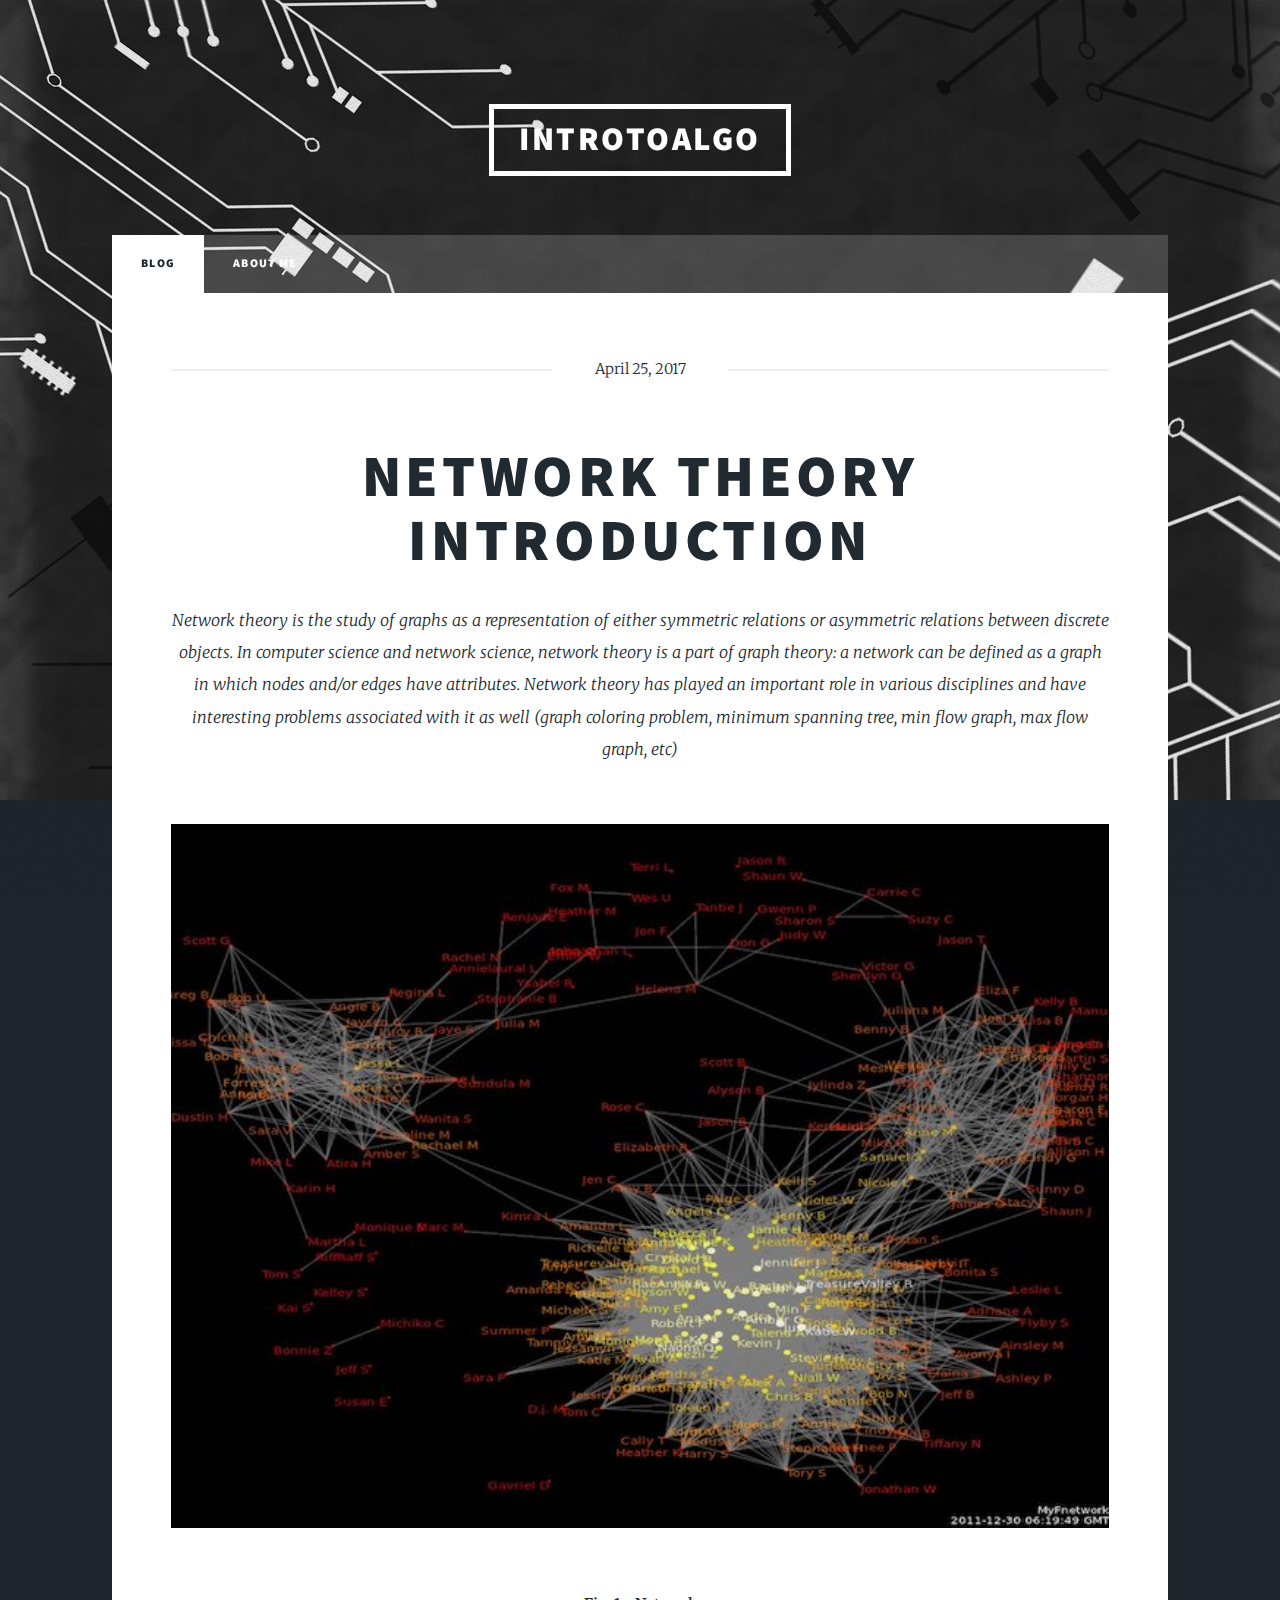
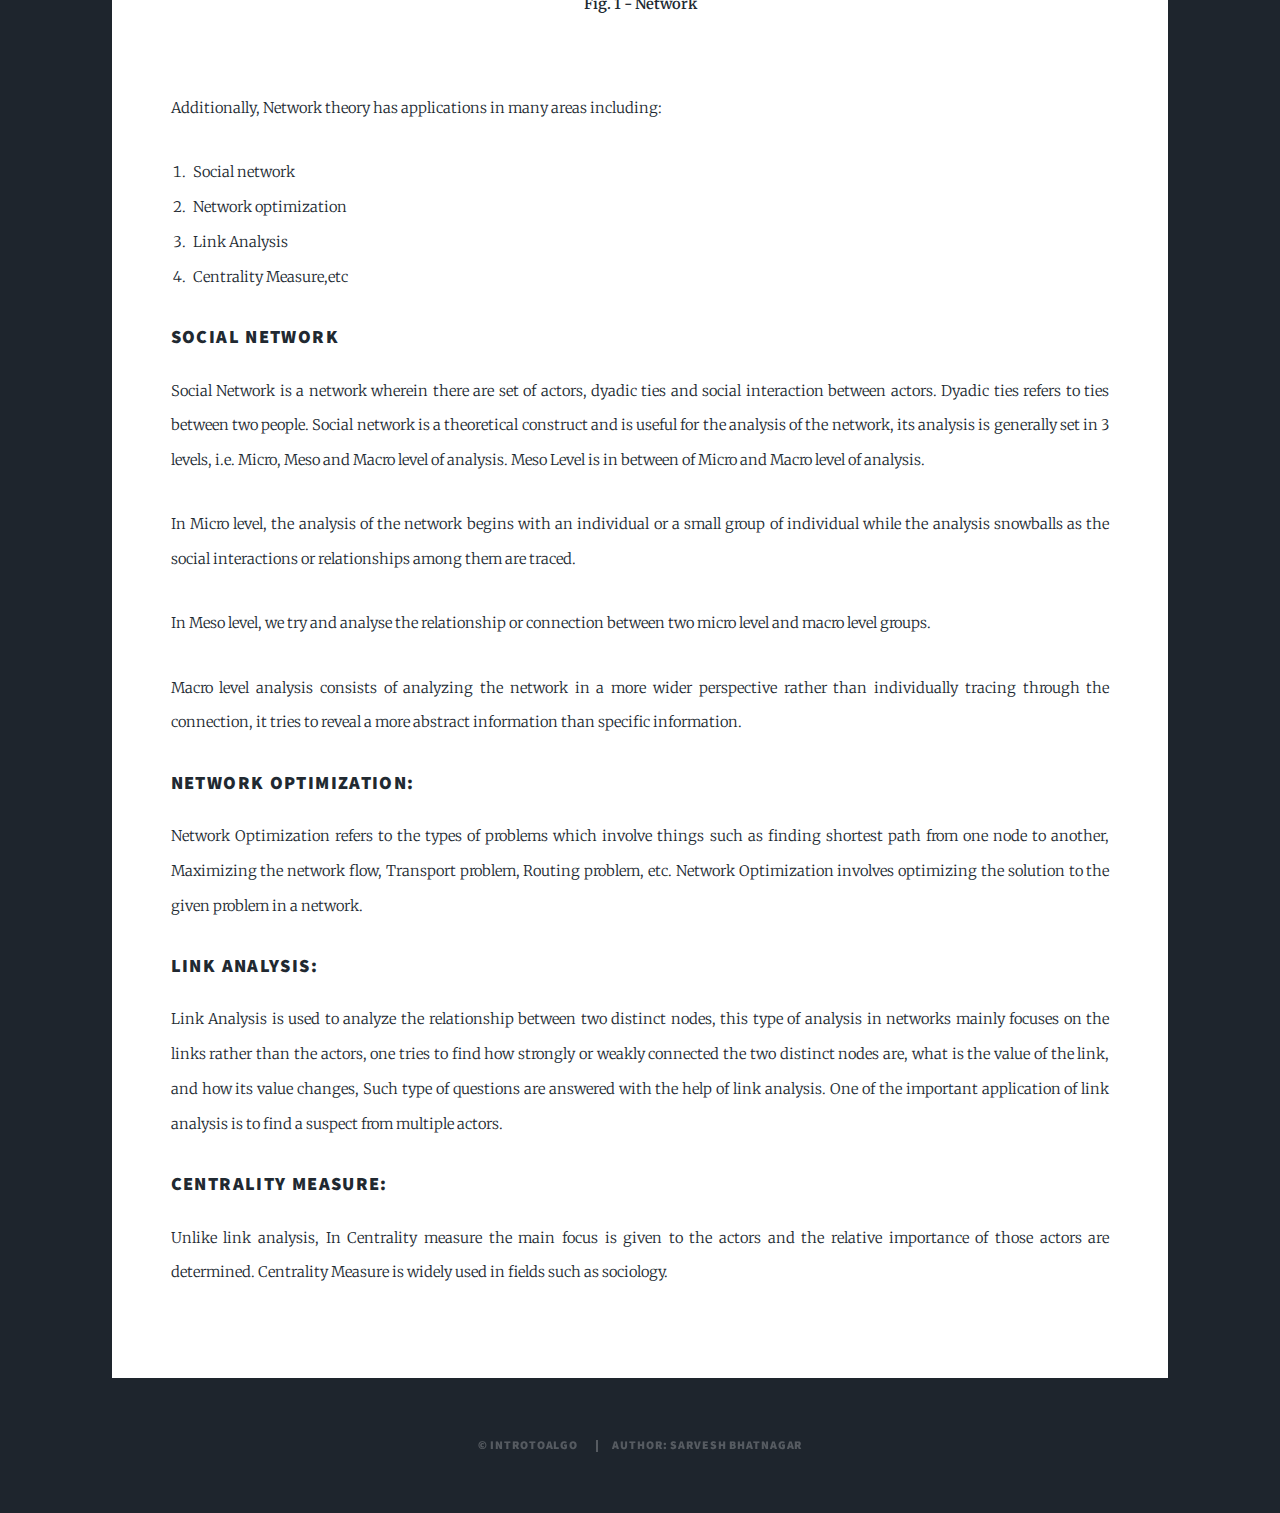
<file: posts/networktheory.html>
<!DOCTYPE HTML>
<!-- Work needs to be done -->
<html>

<head>
    <title>www.introtoalgo.com</title>
    <meta charset="utf-8" />
    <meta name="viewport" content="width=device-width, initial-scale=1, user-scalable=no" />
    <link rel="stylesheet" href="../assets/css/main.css" />
    <noscript>
        <link rel="stylesheet" href="../assets/css/noscript.css" />
    </noscript>
    <!-- Global site tag (gtag.js) - Google Analytics -->
    <script async src="https://www.googletagmanager.com/gtag/js?id=UA-116936620-1"></script>
    <script data-ad-client="ca-pub-8611389211624701" async
        src="https://pagead2.googlesyndication.com/pagead/js/adsbygoogle.js"></script>
    <script>
        window.dataLayer = window.dataLayer || [];
        function gtag() { dataLayer.push(arguments); }
        gtag('js', new Date());

        gtag('config', 'UA-116936620-1');
    </script>


</head>

<body class="is-loading">

    <!-- Wrapper -->
    <div id="wrapper">

        <!-- Header -->
        <header id="header">
            <a href="../index.html" class="logo">Introtoalgo</a>
        </header>

        <!-- Nav -->
        <nav id="nav">
            <ul class="links">
                <li class="active"><a href="../index.html">Blog</a></li>
                <li><a href="../generic.html">About me</a></li>
                <!-- <li><a href="../elements.html">News</a></li> -->
            </ul>
            <!-- <ul class="icons">
							<li><a href="#" class="icon fa-twitter"><span class="label">Twitter</span></a></li>
							<li><a href="#" class="icon fa-facebook"><span class="label">Facebook</span></a></li>
							<li><a href="#" class="icon fa-instagram"><span class="label">Instagram</span></a></li>
							<li><a href="#" class="icon fa-github"><span class="label">GitHub</span></a></li>
						</ul> -->
        </nav>

        <!-- Main -->
        <div id="main">

            <!-- Post -->
            <section class="post">
                <header class="major">
                    <span class="date">April 25, 2017</span>
                    <h1>Network Theory<br />
                        Introduction</h1>
                    <p>Network theory is the study of graphs as a representation of either symmetric relations or
                        asymmetric relations between discrete objects. In computer science and network science, network
                        theory is a part of graph theory: a network can be defined as a graph in which nodes and/or
                        edges have attributes. Network theory has played an important role in various disciplines and
                        have interesting problems associated with it as well (graph coloring problem, minimum spanning
                        tree, min flow graph, max flow graph, etc)</p>
                </header>
                <div class="image main"><img src="../images/graphtheory.jpg" alt="" /></div>
                <center>
                    <caption><b>Fig. 1 - Network</b></caption>
                </center><br><br>
                <!-- <p>A network, consists of set of nodes and edges connecting a pair of nodes.</p> -->
                <p>
                    Additionally, Network theory has applications in many areas including:
                <ol>
                    <li>Social network</li>
                    <li>Network optimization</li>
                    <li> Link Analysis</li>
                    <li>Centrality Measure,etc</li>
                </ol>
                </p>
                <div>
                    <h3>Social network</h3>
                    <p>
                        Social Network is a network wherein there are set of actors, dyadic ties and social interaction
                        between actors. Dyadic ties refers to ties between two people. Social network is a theoretical
                        construct and is useful for the analysis of the network, its analysis is generally set in 3
                        levels, i.e. Micro, Meso and Macro level of analysis. Meso Level is in between of Micro and
                        Macro level of analysis.
                    </p>
                    <p> In Micro level, the analysis of the network begins with an individual or a small group of
                        individual while the analysis snowballs as the social interactions or relationships among them
                        are traced.
                    </p>
                    <p>In Meso level, we try and analyse the relationship or connection between two micro level and
                        macro level groups.
                    </p>
                    <p>Macro level analysis consists of analyzing the network in a more wider perspective rather than
                        individually tracing through the connection, it tries to reveal a more abstract information than
                        specific information.
                    </p>

                    <h3>Network Optimization:</h3>
                    <p>
                        Network Optimization refers to the types of problems which involve things such as finding
                        shortest path from one node to another, Maximizing the network flow, Transport problem, Routing
                        problem, etc. Network Optimization involves optimizing the solution to the given problem in a
                        network. 

                    </p>
                    <h3>Link Analysis:
                    </h3>
                    <p>
                        Link Analysis is used to analyze the relationship between two distinct nodes, this type of
                        analysis in networks mainly focuses on the links rather than the actors, one tries to find how
                        strongly or weakly connected the two distinct nodes are, what is the value of the link, and how
                        its value changes, Such type of questions are answered with the help of link analysis. One of
                        the important application of link analysis is to find a suspect from multiple actors.

                    </p>
                    <h3>Centrality Measure:
                    </h3>
                    <p>
                        Unlike link analysis, In Centrality measure the main focus is given to the actors and the
                        relative importance of those actors are determined. Centrality Measure is widely used in fields
                        such as sociology.

                    </p>


                </div>


            </section>

        </div>


        <!-- Copyright -->
        <div id="copyright">
            <ul>
                <li>&copy; introtoalgo</li>
                <li>Author: <a href="https://www.sarveshbhatnagar.com">Sarvesh Bhatnagar</a></li>
            </ul>
        </div>

    </div>

    <!-- Scripts -->
    <script src="../assets/js/jquery.min.js"></script>
    <script src="../assets/js/jquery.scrollex.min.js"></script>
    <script src="../assets/js/jquery.scrolly.min.js"></script>
    <script src="../assets/js/skel.min.js"></script>
    <script src="../assets/js/util.js"></script>
    <script src="../assets/js/main.js"></script>

</body>

</html>
</file>
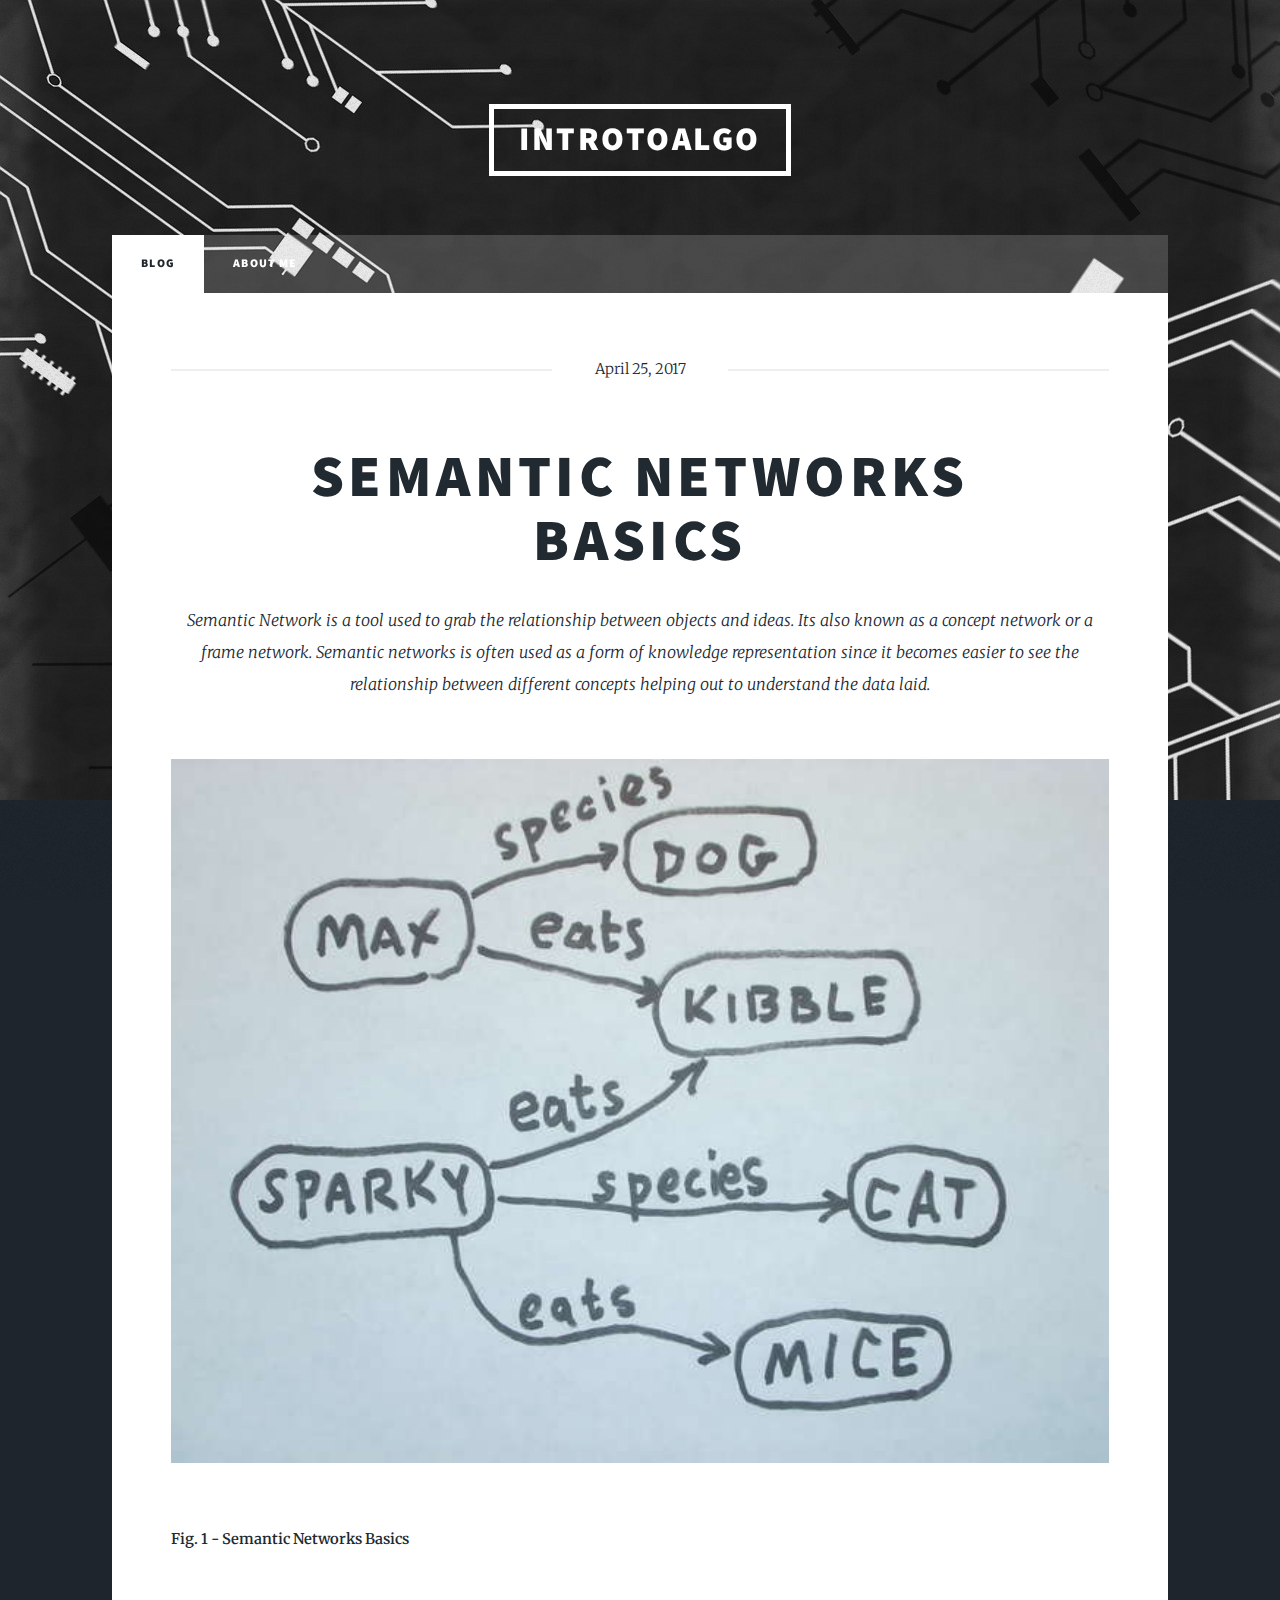
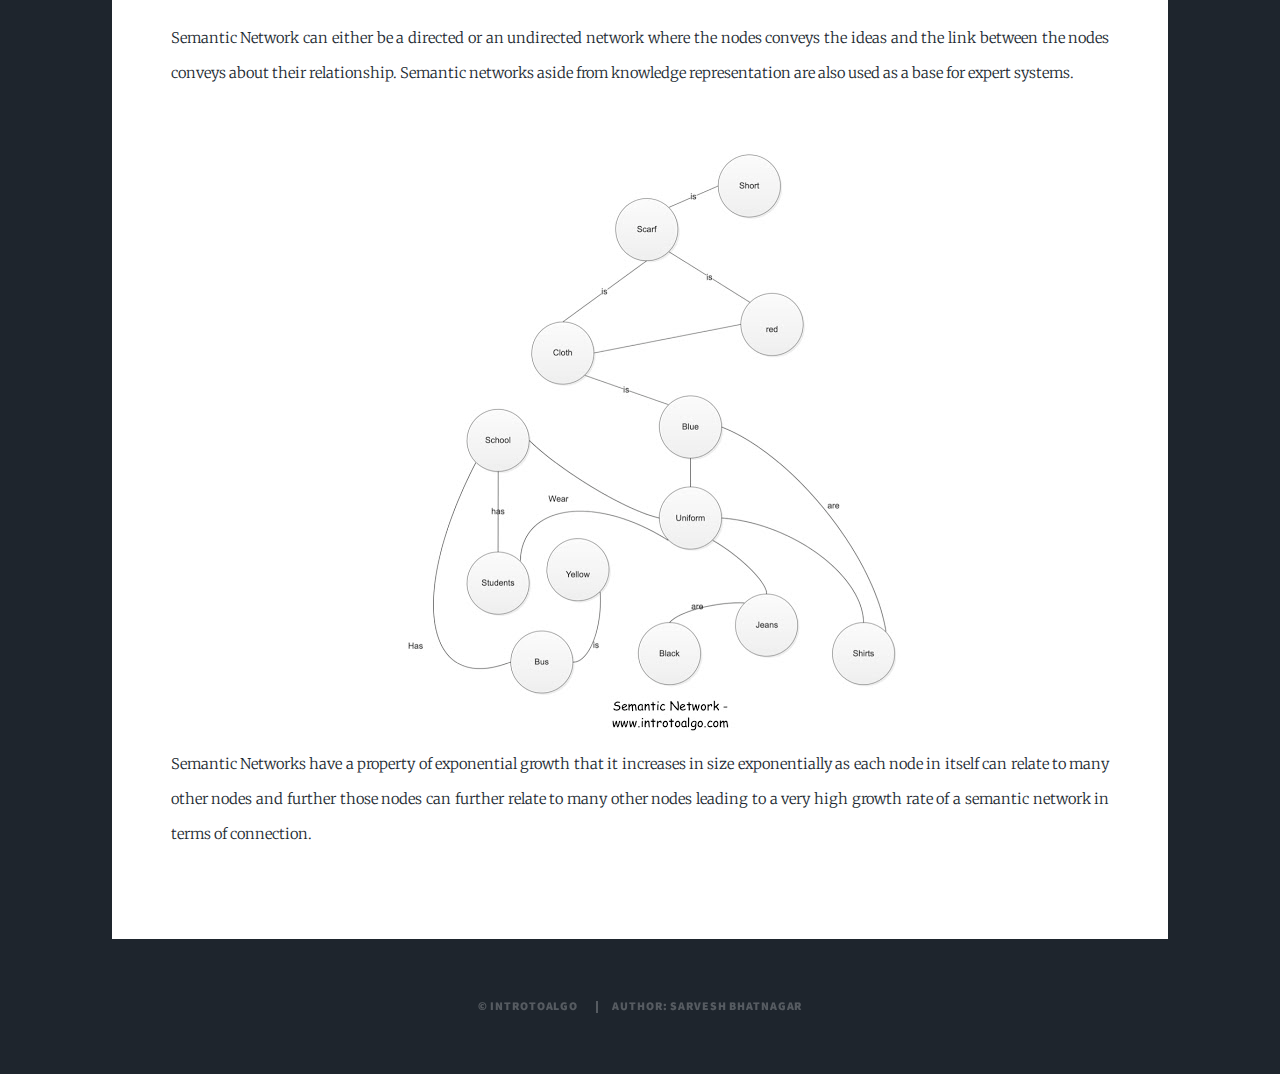
<file: posts/semanticnetworks.html>
<!DOCTYPE HTML>

<html>

<head>
	<title>www.introtoalgo.com</title>
	<meta charset="utf-8" />
	<meta name="viewport" content="width=device-width, initial-scale=1, user-scalable=no" />
	<link rel="stylesheet" href="../assets/css/main.css" />
	<noscript>
		<link rel="stylesheet" href="../assets/css/noscript.css" />
	</noscript>
	<!-- Global site tag (gtag.js) - Google Analytics -->
	<script async src="https://www.googletagmanager.com/gtag/js?id=UA-116936620-1"></script>
	<script data-ad-client="ca-pub-8611389211624701" async
		src="https://pagead2.googlesyndication.com/pagead/js/adsbygoogle.js"></script>
	<script>
		window.dataLayer = window.dataLayer || [];
		function gtag() { dataLayer.push(arguments); }
		gtag('js', new Date());

		gtag('config', 'UA-116936620-1');
	</script>


</head>

<body class="is-loading">

	<!-- Wrapper -->
	<div id="wrapper">

		<!-- Header -->
		<header id="header">
			<a href="../index.html" class="logo">Introtoalgo</a>
		</header>

		<!-- Nav -->
		<nav id="nav">
			<ul class="links">
				<li class="active"><a href="../index.html">Blog</a></li>
				<li><a href="../generic.html">About me</a></li>
				<!-- <li><a href="../elements.html">News</a></li> -->
			</ul>
			<!-- <ul class="icons">
							<li><a href="#" class="icon fa-twitter"><span class="label">Twitter</span></a></li>
							<li><a href="#" class="icon fa-facebook"><span class="label">Facebook</span></a></li>
							<li><a href="#" class="icon fa-instagram"><span class="label">Instagram</span></a></li>
							<li><a href="#" class="icon fa-github"><span class="label">GitHub</span></a></li>
						</ul> -->
		</nav>

		<!-- Main -->
		<div id="main">

			<!-- Post -->
			<section class="post">
				<header class="major">
					<span class="date">April 25, 2017</span>
					<h1>Semantic Networks<br />
						Basics</h1>
					<p>Semantic Network is a tool used to grab the relationship between objects and ideas. Its also
						known as a concept network or a frame network. Semantic networks is often used as a form of
						knowledge representation since it becomes easier to see the relationship between different
						concepts helping out to understand the data laid.</p>
				</header>
				<div class="image main"><img src="../images/semanticnets.jpg" alt="" /></div>
				<caption><b>Fig. 1 - Semantic Networks Basics</b></caption><br><br>
				<p>
				<p>
					Semantic Network can either be a directed or an undirected network where the nodes conveys the ideas
					and
					the link between the nodes conveys about their relationship. Semantic networks aside from knowledge
					representation are also used as a base for expert systems.
				</p>
				<center>
					<div class="image"><img src="../posts/img/semnet.jpg" alt="" /></div>
				</center>
				<p>
					Semantic Networks have a property of exponential growth that it increases in size exponentially as
					each
					node in itself can relate to many other nodes and further those nodes can further relate to many
					other
					nodes leading to a very high growth rate of a semantic network in terms of connection.
				</p>
				</p>



			</section>

		</div>





		<!-- Copyright -->
		<div id="copyright">
			<ul>
				<li>&copy; introtoalgo</li>
				<li>Author: <a href="https://www.sarveshbhatnagar.com">Sarvesh Bhatnagar</a></li>
			</ul>
		</div>

	</div>

	<!-- Scripts -->
	<script src="../assets/js/jquery.min.js"></script>
	<script src="../assets/js/jquery.scrollex.min.js"></script>
	<script src="../assets/js/jquery.scrolly.min.js"></script>
	<script src="../assets/js/skel.min.js"></script>
	<script src="../assets/js/util.js"></script>
	<script src="../assets/js/main.js"></script>

</body>

</html>
</file>
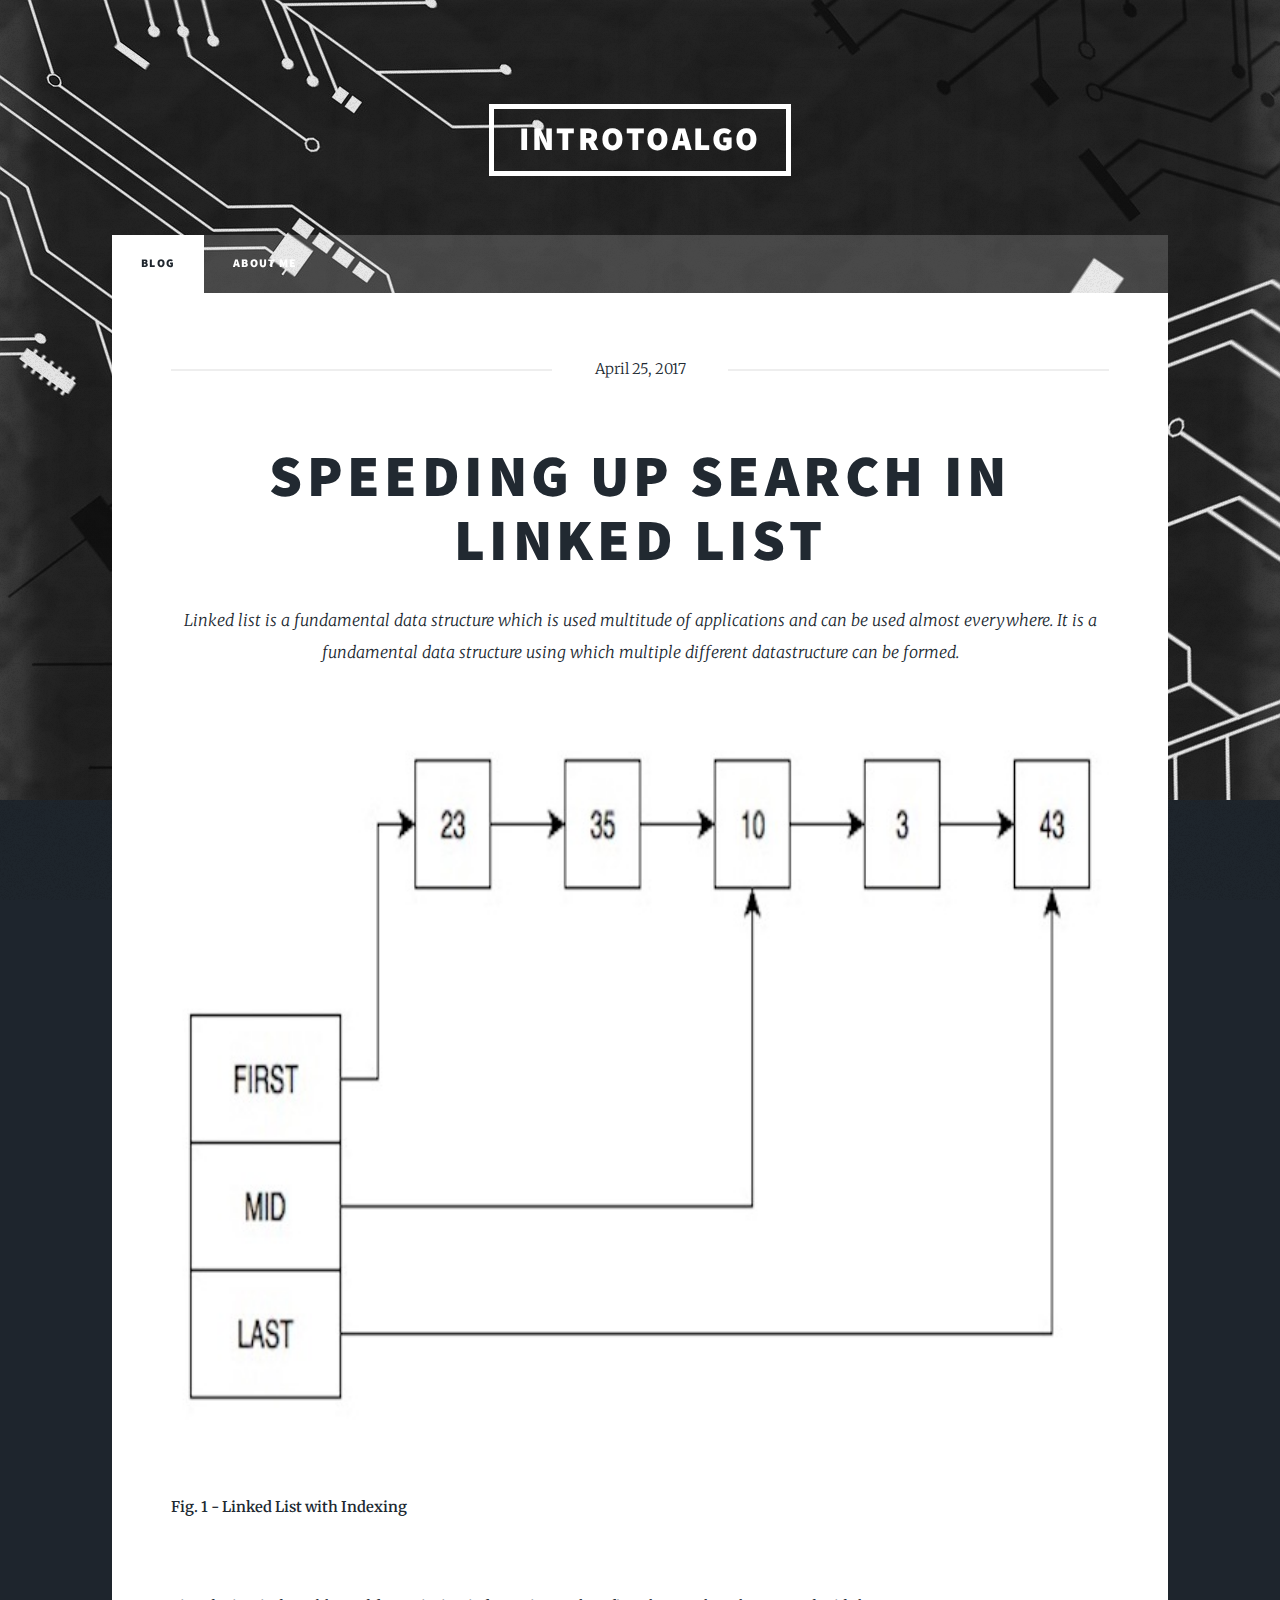
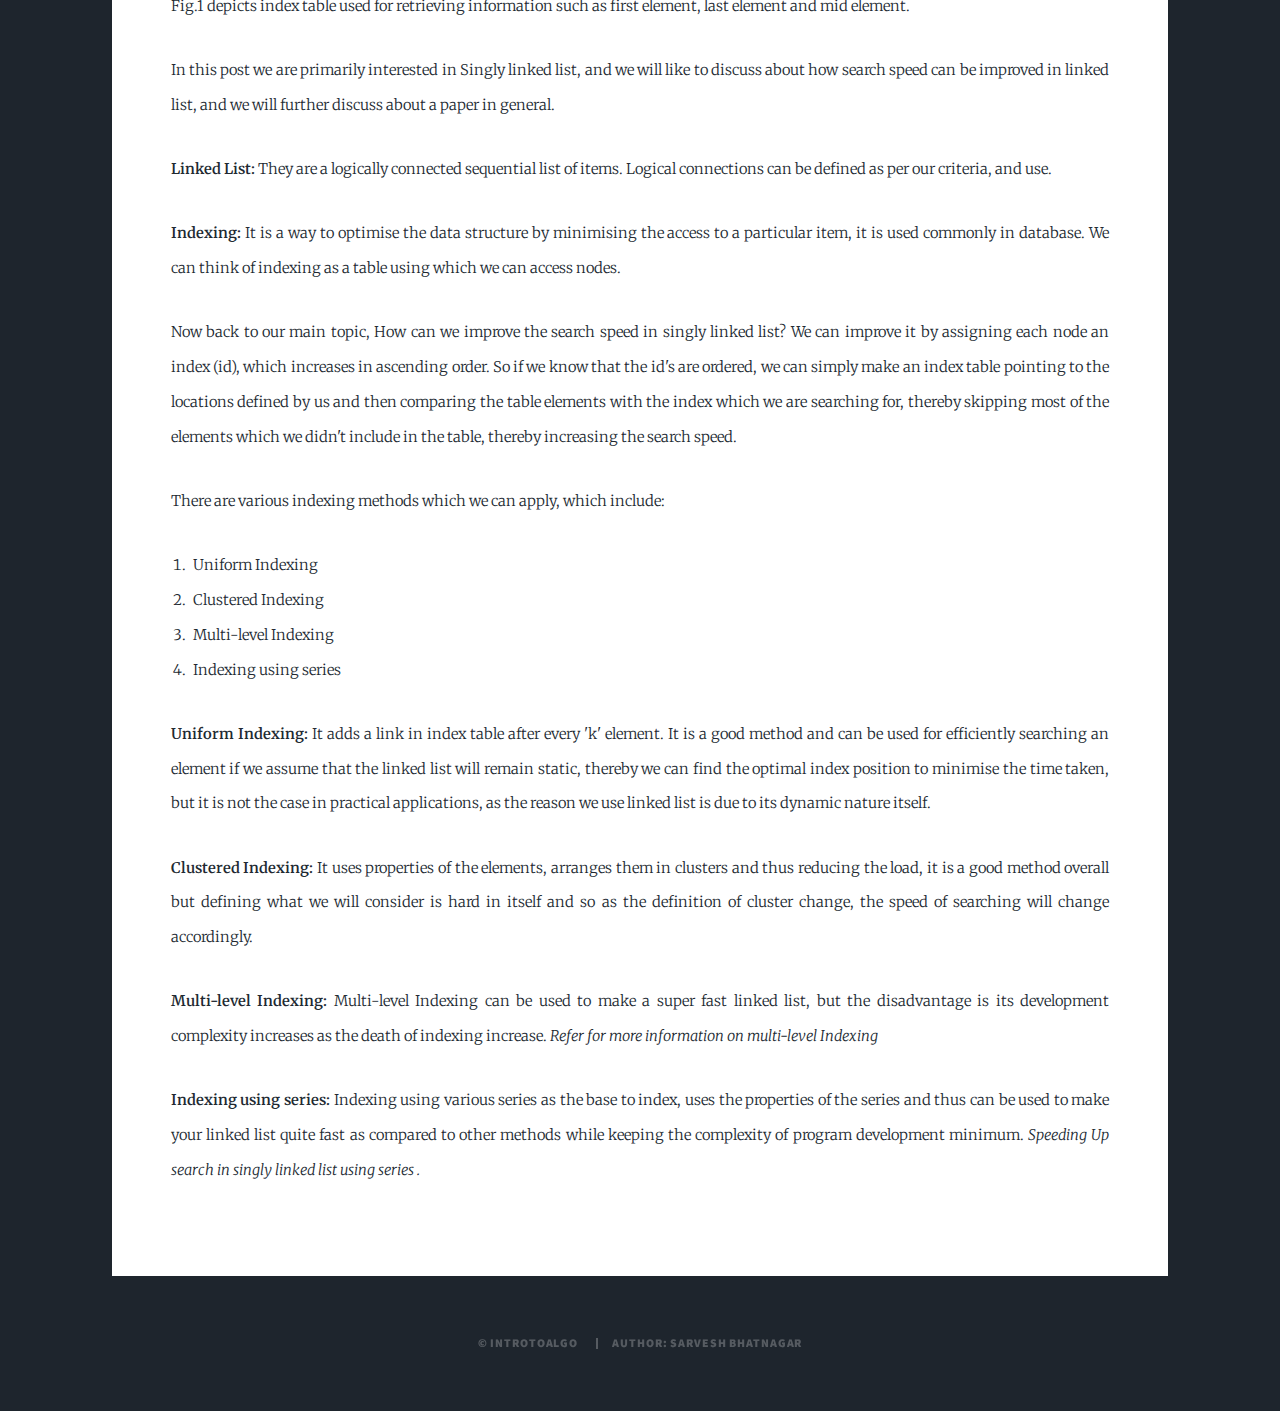
<file: posts/speedinguplinkedlist.html>
<!DOCTYPE HTML>

<html>

<head>
	<title>www.introtoalgo.com</title>
	<meta charset="utf-8" />
	<meta name="viewport" content="width=device-width, initial-scale=1, user-scalable=no" />
	<link rel="stylesheet" href="../assets/css/main.css" />
	<noscript>
		<link rel="stylesheet" href="../assets/css/noscript.css" />
	</noscript>
	<!-- Global site tag (gtag.js) - Google Analytics -->
	<script async src="https://www.googletagmanager.com/gtag/js?id=UA-116936620-1"></script>
	<script data-ad-client="ca-pub-8611389211624701" async
		src="https://pagead2.googlesyndication.com/pagead/js/adsbygoogle.js"></script>
	<script>
		window.dataLayer = window.dataLayer || [];
		function gtag() { dataLayer.push(arguments); }
		gtag('js', new Date());

		gtag('config', 'UA-116936620-1');
	</script>


</head>

<body class="is-loading">

	<!-- Wrapper -->
	<div id="wrapper">

		<!-- Header -->
		<header id="header">
			<a href="../index.html" class="logo">Introtoalgo</a>
		</header>

		<!-- Nav -->
		<nav id="nav">
			<ul class="links">
				<li class="active"><a href="../index.html">Blog</a></li>
				<li><a href="../generic.html">About me</a></li>
				<!-- <li><a href="../elements.html">News</a></li> -->
			</ul>
			<!-- <ul class="icons">
							<li><a href="#" class="icon fa-twitter"><span class="label">Twitter</span></a></li>
							<li><a href="#" class="icon fa-facebook"><span class="label">Facebook</span></a></li>
							<li><a href="#" class="icon fa-instagram"><span class="label">Instagram</span></a></li>
							<li><a href="#" class="icon fa-github"><span class="label">GitHub</span></a></li>
						</ul> -->
		</nav>

		<!-- Main -->
		<div id="main">

			<!-- Post -->
			<section class="post">
				<header class="major">
					<span class="date">April 25, 2017</span>
					<h1>Speeding Up Search in<br />
						Linked List</h1>
					<p>Linked list is a fundamental data structure which is used multitude of applications and can be
						used almost everywhere. It is a fundamental data structure using which multiple different
						datastructure can be formed.</p>
				</header>
				<div class="image main"><img src="../images/speedlinked.jpg" alt="" /></div>
				<caption><b>Fig. 1 - Linked List with Indexing</b></caption><br><br>

				<p>
				<p>
					Fig.1 depicts index table used for retrieving information such as first element, last element
					and mid element.
				</p>

				<p>
					In this post we are primarily interested in Singly linked list, and we will like to discuss
					about how search speed can be improved in linked list, and we will further discuss about a paper
					in general.
				</p>

				<p>
					<b>Linked List: </b>
					They are a logically connected sequential list of items. Logical connections can be defined as
					per our criteria, and use.
				</p>
				<p>
					<b>
						Indexing:
					</b>
					It is a way to optimise the data structure by minimising the access to a particular item, it is
					used commonly in database. We can think of indexing as a table using which we can access nodes.
				</p>


				<p>
					Now back to our main topic, How can we improve the search speed in singly linked list?
					We can improve it by assigning each node an index (id), which increases in ascending order. So
					if we know that the id's are ordered, we can simply make an index table pointing to the
					locations defined by us and then comparing the table elements with the index which we are
					searching for, thereby skipping most of the elements which we didn't include in the table,
					thereby increasing the search speed.
				</p>
				<p>
					There are various indexing methods which we can apply, which include:
				<ol>
					<li>Uniform Indexing</li>
					<li>Clustered Indexing</li>
					<li>Multi-level Indexing</li>
					<li>Indexing using series</li>
				</ol>
				</p>
				<p>
					<b>Uniform Indexing:</b>
					It adds a link in index table after every 'k' element. It is a good method and can be used for
					efficiently searching an element if we assume that the linked list will remain static, thereby
					we can find the optimal index position to minimise the time taken, but it is not the case in
					practical applications, as the reason we use linked list is due to its dynamic nature itself.

				</p>
				<p>
					<b>Clustered Indexing:</b>
					It uses properties of the elements, arranges them in clusters and thus reducing the load, it is
					a good method overall but defining what we will consider is hard in itself and so as the
					definition of cluster change, the speed of searching will change accordingly.
				</p>
				<p>
					<b>Multi-level Indexing:</b>
					Multi-level Indexing can be used to make a super fast linked list, but the disadvantage is its
					development complexity increases as the death of indexing increase. <i><a
							href="https://www.cs.cmu.edu/~adamchik/15-121/labs/HW-3%20Fast%20Lists/lab.html">Refer for
							more information
							on multi-level Indexing</a></i>
				</p>
				<p>
					<b>Indexing using series:</b>
					Indexing using various series as the base to index, uses the properties of the series and thus
					can be used to make your linked list quite fast as compared to other methods while keeping the
					complexity of program development minimum. <i><a
							href="http://www.ijcaonline.org/archives/volume182/number18/29977-2018917892">Speeding Up
							search in singly linked list using series
							.</a></i>
				</p>

				</p>



			</section>

		</div>





		<!-- Copyright -->
		<div id="copyright">
			<ul>
				<li>&copy; introtoalgo</li>
				<li>Author: <a href="https://www.sarveshbhatnagar.com">Sarvesh Bhatnagar</a></li>
			</ul>
		</div>

	</div>

	<!-- Scripts -->
	<script src="../assets/js/jquery.min.js"></script>
	<script src="../assets/js/jquery.scrollex.min.js"></script>
	<script src="../assets/js/jquery.scrolly.min.js"></script>
	<script src="../assets/js/skel.min.js"></script>
	<script src="../assets/js/util.js"></script>
	<script src="../assets/js/main.js"></script>

</body>

</html>
</file>
<file: assets/css/main.css>
@import url(font-awesome.min.css);
@import url("https://fonts.googleapis.com/css?family=Merriweather:300,700,300italic,700italic|Source+Sans+Pro:900");

/*
	Massively by HTML5 UP
	html5up.net | @ajlkn
	Free for personal and commercial use under the CCA 3.0 license (html5up.net/license)
*/

/* Reset */

	html, body, div, span, applet, object, iframe, h1, h2, h3, h4, h5, h6, p, blockquote, pre, a, abbr, acronym, address, big, cite, code, del, dfn, em, img, ins, kbd, q, s, samp, small, strike, strong, sub, sup, tt, var, b, u, i, center, dl, dt, dd, ol, ul, li, fieldset, form, label, legend, table, caption, tbody, tfoot, thead, tr, th, td, article, aside, canvas, details, embed, figure, figcaption, footer, header, hgroup, menu, nav, output, ruby, section, summary, time, mark, audio, video {
		margin: 0;
		padding: 0;
		border: 0;
		font-size: 100%;
		font: inherit;
		vertical-align: baseline;
	}

	article, aside, details, figcaption, figure, footer, header, hgroup, menu, nav, section {
		display: block;
	}

	body {
		line-height: 1;
	}

	ol, ul {
		list-style: none;
	}

	blockquote, q {
		quotes: none;
	}

	blockquote:before, blockquote:after, q:before, q:after {
		content: '';
		content: none;
	}

	table {
		border-collapse: collapse;
		border-spacing: 0;
	}

	body {
		-webkit-text-size-adjust: none;
	}

/* Box Model */

	*, *:before, *:after {
		-moz-box-sizing: border-box;
		-webkit-box-sizing: border-box;
		box-sizing: border-box;
	}

/* Grid */

	.row {
		border-bottom: solid 1px transparent;
		-moz-box-sizing: border-box;
		-webkit-box-sizing: border-box;
		box-sizing: border-box;
	}

	.row > * {
		float: left;
		-moz-box-sizing: border-box;
		-webkit-box-sizing: border-box;
		box-sizing: border-box;
	}

	.row:after, .row:before {
		content: '';
		display: block;
		clear: both;
		height: 0;
	}

	.row.uniform > * > :first-child {
		margin-top: 0;
	}

	.row.uniform > * > :last-child {
		margin-bottom: 0;
	}

	.row.\30 \25 > * {
		padding: 0 0 0 0rem;
	}

	.row.\30 \25 {
		margin: 0 0 -1px 0rem;
	}

	.row.uniform.\30 \25 > * {
		padding: 0rem 0 0 0rem;
	}

	.row.uniform.\30 \25 {
		margin: 0rem 0 -1px 0rem;
	}

	.row > * {
		padding: 0 0 0 1.5rem;
	}

	.row {
		margin: 0 0 -1px -1.5rem;
	}

	.row.uniform > * {
		padding: 1.5rem 0 0 1.5rem;
	}

	.row.uniform {
		margin: -1.5rem 0 -1px -1.5rem;
	}

	.row.\32 00\25 > * {
		padding: 0 0 0 3rem;
	}

	.row.\32 00\25 {
		margin: 0 0 -1px -3rem;
	}

	.row.uniform.\32 00\25 > * {
		padding: 3rem 0 0 3rem;
	}

	.row.uniform.\32 00\25 {
		margin: -3rem 0 -1px -3rem;
	}

	.row.\31 50\25 > * {
		padding: 0 0 0 2.25rem;
	}

	.row.\31 50\25 {
		margin: 0 0 -1px -2.25rem;
	}

	.row.uniform.\31 50\25 > * {
		padding: 2.25rem 0 0 2.25rem;
	}

	.row.uniform.\31 50\25 {
		margin: -2.25rem 0 -1px -2.25rem;
	}

	.row.\35 0\25 > * {
		padding: 0 0 0 0.75rem;
	}

	.row.\35 0\25 {
		margin: 0 0 -1px -0.75rem;
	}

	.row.uniform.\35 0\25 > * {
		padding: 0.75rem 0 0 0.75rem;
	}

	.row.uniform.\35 0\25 {
		margin: -0.75rem 0 -1px -0.75rem;
	}

	.row.\32 5\25 > * {
		padding: 0 0 0 0.375rem;
	}

	.row.\32 5\25 {
		margin: 0 0 -1px -0.375rem;
	}

	.row.uniform.\32 5\25 > * {
		padding: 0.375rem 0 0 0.375rem;
	}

	.row.uniform.\32 5\25 {
		margin: -0.375rem 0 -1px -0.375rem;
	}

	.\31 2u, .\31 2u\24 {
		width: 100%;
		clear: none;
		margin-left: 0;
	}

	.\31 1u, .\31 1u\24 {
		width: 91.6666666667%;
		clear: none;
		margin-left: 0;
	}

	.\31 0u, .\31 0u\24 {
		width: 83.3333333333%;
		clear: none;
		margin-left: 0;
	}

	.\39 u, .\39 u\24 {
		width: 75%;
		clear: none;
		margin-left: 0;
	}

	.\38 u, .\38 u\24 {
		width: 66.6666666667%;
		clear: none;
		margin-left: 0;
	}

	.\37 u, .\37 u\24 {
		width: 58.3333333333%;
		clear: none;
		margin-left: 0;
	}

	.\36 u, .\36 u\24 {
		width: 50%;
		clear: none;
		margin-left: 0;
	}

	.\35 u, .\35 u\24 {
		width: 41.6666666667%;
		clear: none;
		margin-left: 0;
	}

	.\34 u, .\34 u\24 {
		width: 33.3333333333%;
		clear: none;
		margin-left: 0;
	}

	.\33 u, .\33 u\24 {
		width: 25%;
		clear: none;
		margin-left: 0;
	}

	.\32 u, .\32 u\24 {
		width: 16.6666666667%;
		clear: none;
		margin-left: 0;
	}

	.\31 u, .\31 u\24 {
		width: 8.3333333333%;
		clear: none;
		margin-left: 0;
	}

	.\31 2u\24 + *,
	.\31 1u\24 + *,
	.\31 0u\24 + *,
	.\39 u\24 + *,
	.\38 u\24 + *,
	.\37 u\24 + *,
	.\36 u\24 + *,
	.\35 u\24 + *,
	.\34 u\24 + *,
	.\33 u\24 + *,
	.\32 u\24 + *,
	.\31 u\24 + * {
		clear: left;
	}

	.\-11u {
		margin-left: 91.66667%;
	}

	.\-10u {
		margin-left: 83.33333%;
	}

	.\-9u {
		margin-left: 75%;
	}

	.\-8u {
		margin-left: 66.66667%;
	}

	.\-7u {
		margin-left: 58.33333%;
	}

	.\-6u {
		margin-left: 50%;
	}

	.\-5u {
		margin-left: 41.66667%;
	}

	.\-4u {
		margin-left: 33.33333%;
	}

	.\-3u {
		margin-left: 25%;
	}

	.\-2u {
		margin-left: 16.66667%;
	}

	.\-1u {
		margin-left: 8.33333%;
	}

	@media screen and (max-width: 1680px) {

		.row > * {
			padding: 0 0 0 1.5rem;
		}

		.row {
			margin: 0 0 -1px -1.5rem;
		}

		.row.uniform > * {
			padding: 1.5rem 0 0 1.5rem;
		}

		.row.uniform {
			margin: -1.5rem 0 -1px -1.5rem;
		}

		.row.\32 00\25 > * {
			padding: 0 0 0 3rem;
		}

		.row.\32 00\25 {
			margin: 0 0 -1px -3rem;
		}

		.row.uniform.\32 00\25 > * {
			padding: 3rem 0 0 3rem;
		}

		.row.uniform.\32 00\25 {
			margin: -3rem 0 -1px -3rem;
		}

		.row.\31 50\25 > * {
			padding: 0 0 0 2.25rem;
		}

		.row.\31 50\25 {
			margin: 0 0 -1px -2.25rem;
		}

		.row.uniform.\31 50\25 > * {
			padding: 2.25rem 0 0 2.25rem;
		}

		.row.uniform.\31 50\25 {
			margin: -2.25rem 0 -1px -2.25rem;
		}

		.row.\35 0\25 > * {
			padding: 0 0 0 0.75rem;
		}

		.row.\35 0\25 {
			margin: 0 0 -1px -0.75rem;
		}

		.row.uniform.\35 0\25 > * {
			padding: 0.75rem 0 0 0.75rem;
		}

		.row.uniform.\35 0\25 {
			margin: -0.75rem 0 -1px -0.75rem;
		}

		.row.\32 5\25 > * {
			padding: 0 0 0 0.375rem;
		}

		.row.\32 5\25 {
			margin: 0 0 -1px -0.375rem;
		}

		.row.uniform.\32 5\25 > * {
			padding: 0.375rem 0 0 0.375rem;
		}

		.row.uniform.\32 5\25 {
			margin: -0.375rem 0 -1px -0.375rem;
		}

		.\31 2u\28xlarge\29, .\31 2u\24\28xlarge\29 {
			width: 100%;
			clear: none;
			margin-left: 0;
		}

		.\31 1u\28xlarge\29, .\31 1u\24\28xlarge\29 {
			width: 91.6666666667%;
			clear: none;
			margin-left: 0;
		}

		.\31 0u\28xlarge\29, .\31 0u\24\28xlarge\29 {
			width: 83.3333333333%;
			clear: none;
			margin-left: 0;
		}

		.\39 u\28xlarge\29, .\39 u\24\28xlarge\29 {
			width: 75%;
			clear: none;
			margin-left: 0;
		}

		.\38 u\28xlarge\29, .\38 u\24\28xlarge\29 {
			width: 66.6666666667%;
			clear: none;
			margin-left: 0;
		}

		.\37 u\28xlarge\29, .\37 u\24\28xlarge\29 {
			width: 58.3333333333%;
			clear: none;
			margin-left: 0;
		}

		.\36 u\28xlarge\29, .\36 u\24\28xlarge\29 {
			width: 50%;
			clear: none;
			margin-left: 0;
		}

		.\35 u\28xlarge\29, .\35 u\24\28xlarge\29 {
			width: 41.6666666667%;
			clear: none;
			margin-left: 0;
		}

		.\34 u\28xlarge\29, .\34 u\24\28xlarge\29 {
			width: 33.3333333333%;
			clear: none;
			margin-left: 0;
		}

		.\33 u\28xlarge\29, .\33 u\24\28xlarge\29 {
			width: 25%;
			clear: none;
			margin-left: 0;
		}

		.\32 u\28xlarge\29, .\32 u\24\28xlarge\29 {
			width: 16.6666666667%;
			clear: none;
			margin-left: 0;
		}

		.\31 u\28xlarge\29, .\31 u\24\28xlarge\29 {
			width: 8.3333333333%;
			clear: none;
			margin-left: 0;
		}

		.\31 2u\24\28xlarge\29 + *,
		.\31 1u\24\28xlarge\29 + *,
		.\31 0u\24\28xlarge\29 + *,
		.\39 u\24\28xlarge\29 + *,
		.\38 u\24\28xlarge\29 + *,
		.\37 u\24\28xlarge\29 + *,
		.\36 u\24\28xlarge\29 + *,
		.\35 u\24\28xlarge\29 + *,
		.\34 u\24\28xlarge\29 + *,
		.\33 u\24\28xlarge\29 + *,
		.\32 u\24\28xlarge\29 + *,
		.\31 u\24\28xlarge\29 + * {
			clear: left;
		}

		.\-11u\28xlarge\29 {
			margin-left: 91.66667%;
		}

		.\-10u\28xlarge\29 {
			margin-left: 83.33333%;
		}

		.\-9u\28xlarge\29 {
			margin-left: 75%;
		}

		.\-8u\28xlarge\29 {
			margin-left: 66.66667%;
		}

		.\-7u\28xlarge\29 {
			margin-left: 58.33333%;
		}

		.\-6u\28xlarge\29 {
			margin-left: 50%;
		}

		.\-5u\28xlarge\29 {
			margin-left: 41.66667%;
		}

		.\-4u\28xlarge\29 {
			margin-left: 33.33333%;
		}

		.\-3u\28xlarge\29 {
			margin-left: 25%;
		}

		.\-2u\28xlarge\29 {
			margin-left: 16.66667%;
		}

		.\-1u\28xlarge\29 {
			margin-left: 8.33333%;
		}

	}

	@media screen and (max-width: 1280px) {

		.row > * {
			padding: 0 0 0 1.5rem;
		}

		.row {
			margin: 0 0 -1px -1.5rem;
		}

		.row.uniform > * {
			padding: 1.5rem 0 0 1.5rem;
		}

		.row.uniform {
			margin: -1.5rem 0 -1px -1.5rem;
		}

		.row.\32 00\25 > * {
			padding: 0 0 0 3rem;
		}

		.row.\32 00\25 {
			margin: 0 0 -1px -3rem;
		}

		.row.uniform.\32 00\25 > * {
			padding: 3rem 0 0 3rem;
		}

		.row.uniform.\32 00\25 {
			margin: -3rem 0 -1px -3rem;
		}

		.row.\31 50\25 > * {
			padding: 0 0 0 2.25rem;
		}

		.row.\31 50\25 {
			margin: 0 0 -1px -2.25rem;
		}

		.row.uniform.\31 50\25 > * {
			padding: 2.25rem 0 0 2.25rem;
		}

		.row.uniform.\31 50\25 {
			margin: -2.25rem 0 -1px -2.25rem;
		}

		.row.\35 0\25 > * {
			padding: 0 0 0 0.75rem;
		}

		.row.\35 0\25 {
			margin: 0 0 -1px -0.75rem;
		}

		.row.uniform.\35 0\25 > * {
			padding: 0.75rem 0 0 0.75rem;
		}

		.row.uniform.\35 0\25 {
			margin: -0.75rem 0 -1px -0.75rem;
		}

		.row.\32 5\25 > * {
			padding: 0 0 0 0.375rem;
		}

		.row.\32 5\25 {
			margin: 0 0 -1px -0.375rem;
		}

		.row.uniform.\32 5\25 > * {
			padding: 0.375rem 0 0 0.375rem;
		}

		.row.uniform.\32 5\25 {
			margin: -0.375rem 0 -1px -0.375rem;
		}

		.\31 2u\28large\29, .\31 2u\24\28large\29 {
			width: 100%;
			clear: none;
			margin-left: 0;
		}

		.\31 1u\28large\29, .\31 1u\24\28large\29 {
			width: 91.6666666667%;
			clear: none;
			margin-left: 0;
		}

		.\31 0u\28large\29, .\31 0u\24\28large\29 {
			width: 83.3333333333%;
			clear: none;
			margin-left: 0;
		}

		.\39 u\28large\29, .\39 u\24\28large\29 {
			width: 75%;
			clear: none;
			margin-left: 0;
		}

		.\38 u\28large\29, .\38 u\24\28large\29 {
			width: 66.6666666667%;
			clear: none;
			margin-left: 0;
		}

		.\37 u\28large\29, .\37 u\24\28large\29 {
			width: 58.3333333333%;
			clear: none;
			margin-left: 0;
		}

		.\36 u\28large\29, .\36 u\24\28large\29 {
			width: 50%;
			clear: none;
			margin-left: 0;
		}

		.\35 u\28large\29, .\35 u\24\28large\29 {
			width: 41.6666666667%;
			clear: none;
			margin-left: 0;
		}

		.\34 u\28large\29, .\34 u\24\28large\29 {
			width: 33.3333333333%;
			clear: none;
			margin-left: 0;
		}

		.\33 u\28large\29, .\33 u\24\28large\29 {
			width: 25%;
			clear: none;
			margin-left: 0;
		}

		.\32 u\28large\29, .\32 u\24\28large\29 {
			width: 16.6666666667%;
			clear: none;
			margin-left: 0;
		}

		.\31 u\28large\29, .\31 u\24\28large\29 {
			width: 8.3333333333%;
			clear: none;
			margin-left: 0;
		}

		.\31 2u\24\28large\29 + *,
		.\31 1u\24\28large\29 + *,
		.\31 0u\24\28large\29 + *,
		.\39 u\24\28large\29 + *,
		.\38 u\24\28large\29 + *,
		.\37 u\24\28large\29 + *,
		.\36 u\24\28large\29 + *,
		.\35 u\24\28large\29 + *,
		.\34 u\24\28large\29 + *,
		.\33 u\24\28large\29 + *,
		.\32 u\24\28large\29 + *,
		.\31 u\24\28large\29 + * {
			clear: left;
		}

		.\-11u\28large\29 {
			margin-left: 91.66667%;
		}

		.\-10u\28large\29 {
			margin-left: 83.33333%;
		}

		.\-9u\28large\29 {
			margin-left: 75%;
		}

		.\-8u\28large\29 {
			margin-left: 66.66667%;
		}

		.\-7u\28large\29 {
			margin-left: 58.33333%;
		}

		.\-6u\28large\29 {
			margin-left: 50%;
		}

		.\-5u\28large\29 {
			margin-left: 41.66667%;
		}

		.\-4u\28large\29 {
			margin-left: 33.33333%;
		}

		.\-3u\28large\29 {
			margin-left: 25%;
		}

		.\-2u\28large\29 {
			margin-left: 16.66667%;
		}

		.\-1u\28large\29 {
			margin-left: 8.33333%;
		}

	}

	@media screen and (max-width: 980px) {

		.row > * {
			padding: 0 0 0 1.5rem;
		}

		.row {
			margin: 0 0 -1px -1.5rem;
		}

		.row.uniform > * {
			padding: 1.5rem 0 0 1.5rem;
		}

		.row.uniform {
			margin: -1.5rem 0 -1px -1.5rem;
		}

		.row.\32 00\25 > * {
			padding: 0 0 0 3rem;
		}

		.row.\32 00\25 {
			margin: 0 0 -1px -3rem;
		}

		.row.uniform.\32 00\25 > * {
			padding: 3rem 0 0 3rem;
		}

		.row.uniform.\32 00\25 {
			margin: -3rem 0 -1px -3rem;
		}

		.row.\31 50\25 > * {
			padding: 0 0 0 2.25rem;
		}

		.row.\31 50\25 {
			margin: 0 0 -1px -2.25rem;
		}

		.row.uniform.\31 50\25 > * {
			padding: 2.25rem 0 0 2.25rem;
		}

		.row.uniform.\31 50\25 {
			margin: -2.25rem 0 -1px -2.25rem;
		}

		.row.\35 0\25 > * {
			padding: 0 0 0 0.75rem;
		}

		.row.\35 0\25 {
			margin: 0 0 -1px -0.75rem;
		}

		.row.uniform.\35 0\25 > * {
			padding: 0.75rem 0 0 0.75rem;
		}

		.row.uniform.\35 0\25 {
			margin: -0.75rem 0 -1px -0.75rem;
		}

		.row.\32 5\25 > * {
			padding: 0 0 0 0.375rem;
		}

		.row.\32 5\25 {
			margin: 0 0 -1px -0.375rem;
		}

		.row.uniform.\32 5\25 > * {
			padding: 0.375rem 0 0 0.375rem;
		}

		.row.uniform.\32 5\25 {
			margin: -0.375rem 0 -1px -0.375rem;
		}

		.\31 2u\28medium\29, .\31 2u\24\28medium\29 {
			width: 100%;
			clear: none;
			margin-left: 0;
		}

		.\31 1u\28medium\29, .\31 1u\24\28medium\29 {
			width: 91.6666666667%;
			clear: none;
			margin-left: 0;
		}

		.\31 0u\28medium\29, .\31 0u\24\28medium\29 {
			width: 83.3333333333%;
			clear: none;
			margin-left: 0;
		}

		.\39 u\28medium\29, .\39 u\24\28medium\29 {
			width: 75%;
			clear: none;
			margin-left: 0;
		}

		.\38 u\28medium\29, .\38 u\24\28medium\29 {
			width: 66.6666666667%;
			clear: none;
			margin-left: 0;
		}

		.\37 u\28medium\29, .\37 u\24\28medium\29 {
			width: 58.3333333333%;
			clear: none;
			margin-left: 0;
		}

		.\36 u\28medium\29, .\36 u\24\28medium\29 {
			width: 50%;
			clear: none;
			margin-left: 0;
		}

		.\35 u\28medium\29, .\35 u\24\28medium\29 {
			width: 41.6666666667%;
			clear: none;
			margin-left: 0;
		}

		.\34 u\28medium\29, .\34 u\24\28medium\29 {
			width: 33.3333333333%;
			clear: none;
			margin-left: 0;
		}

		.\33 u\28medium\29, .\33 u\24\28medium\29 {
			width: 25%;
			clear: none;
			margin-left: 0;
		}

		.\32 u\28medium\29, .\32 u\24\28medium\29 {
			width: 16.6666666667%;
			clear: none;
			margin-left: 0;
		}

		.\31 u\28medium\29, .\31 u\24\28medium\29 {
			width: 8.3333333333%;
			clear: none;
			margin-left: 0;
		}

		.\31 2u\24\28medium\29 + *,
		.\31 1u\24\28medium\29 + *,
		.\31 0u\24\28medium\29 + *,
		.\39 u\24\28medium\29 + *,
		.\38 u\24\28medium\29 + *,
		.\37 u\24\28medium\29 + *,
		.\36 u\24\28medium\29 + *,
		.\35 u\24\28medium\29 + *,
		.\34 u\24\28medium\29 + *,
		.\33 u\24\28medium\29 + *,
		.\32 u\24\28medium\29 + *,
		.\31 u\24\28medium\29 + * {
			clear: left;
		}

		.\-11u\28medium\29 {
			margin-left: 91.66667%;
		}

		.\-10u\28medium\29 {
			margin-left: 83.33333%;
		}

		.\-9u\28medium\29 {
			margin-left: 75%;
		}

		.\-8u\28medium\29 {
			margin-left: 66.66667%;
		}

		.\-7u\28medium\29 {
			margin-left: 58.33333%;
		}

		.\-6u\28medium\29 {
			margin-left: 50%;
		}

		.\-5u\28medium\29 {
			margin-left: 41.66667%;
		}

		.\-4u\28medium\29 {
			margin-left: 33.33333%;
		}

		.\-3u\28medium\29 {
			margin-left: 25%;
		}

		.\-2u\28medium\29 {
			margin-left: 16.66667%;
		}

		.\-1u\28medium\29 {
			margin-left: 8.33333%;
		}

	}

	@media screen and (max-width: 736px) {

		.row > * {
			padding: 0 0 0 1.5rem;
		}

		.row {
			margin: 0 0 -1px -1.5rem;
		}

		.row.uniform > * {
			padding: 1.5rem 0 0 1.5rem;
		}

		.row.uniform {
			margin: -1.5rem 0 -1px -1.5rem;
		}

		.row.\32 00\25 > * {
			padding: 0 0 0 3rem;
		}

		.row.\32 00\25 {
			margin: 0 0 -1px -3rem;
		}

		.row.uniform.\32 00\25 > * {
			padding: 3rem 0 0 3rem;
		}

		.row.uniform.\32 00\25 {
			margin: -3rem 0 -1px -3rem;
		}

		.row.\31 50\25 > * {
			padding: 0 0 0 2.25rem;
		}

		.row.\31 50\25 {
			margin: 0 0 -1px -2.25rem;
		}

		.row.uniform.\31 50\25 > * {
			padding: 2.25rem 0 0 2.25rem;
		}

		.row.uniform.\31 50\25 {
			margin: -2.25rem 0 -1px -2.25rem;
		}

		.row.\35 0\25 > * {
			padding: 0 0 0 0.75rem;
		}

		.row.\35 0\25 {
			margin: 0 0 -1px -0.75rem;
		}

		.row.uniform.\35 0\25 > * {
			padding: 0.75rem 0 0 0.75rem;
		}

		.row.uniform.\35 0\25 {
			margin: -0.75rem 0 -1px -0.75rem;
		}

		.row.\32 5\25 > * {
			padding: 0 0 0 0.375rem;
		}

		.row.\32 5\25 {
			margin: 0 0 -1px -0.375rem;
		}

		.row.uniform.\32 5\25 > * {
			padding: 0.375rem 0 0 0.375rem;
		}

		.row.uniform.\32 5\25 {
			margin: -0.375rem 0 -1px -0.375rem;
		}

		.\31 2u\28small\29, .\31 2u\24\28small\29 {
			width: 100%;
			clear: none;
			margin-left: 0;
		}

		.\31 1u\28small\29, .\31 1u\24\28small\29 {
			width: 91.6666666667%;
			clear: none;
			margin-left: 0;
		}

		.\31 0u\28small\29, .\31 0u\24\28small\29 {
			width: 83.3333333333%;
			clear: none;
			margin-left: 0;
		}

		.\39 u\28small\29, .\39 u\24\28small\29 {
			width: 75%;
			clear: none;
			margin-left: 0;
		}

		.\38 u\28small\29, .\38 u\24\28small\29 {
			width: 66.6666666667%;
			clear: none;
			margin-left: 0;
		}

		.\37 u\28small\29, .\37 u\24\28small\29 {
			width: 58.3333333333%;
			clear: none;
			margin-left: 0;
		}

		.\36 u\28small\29, .\36 u\24\28small\29 {
			width: 50%;
			clear: none;
			margin-left: 0;
		}

		.\35 u\28small\29, .\35 u\24\28small\29 {
			width: 41.6666666667%;
			clear: none;
			margin-left: 0;
		}

		.\34 u\28small\29, .\34 u\24\28small\29 {
			width: 33.3333333333%;
			clear: none;
			margin-left: 0;
		}

		.\33 u\28small\29, .\33 u\24\28small\29 {
			width: 25%;
			clear: none;
			margin-left: 0;
		}

		.\32 u\28small\29, .\32 u\24\28small\29 {
			width: 16.6666666667%;
			clear: none;
			margin-left: 0;
		}

		.\31 u\28small\29, .\31 u\24\28small\29 {
			width: 8.3333333333%;
			clear: none;
			margin-left: 0;
		}

		.\31 2u\24\28small\29 + *,
		.\31 1u\24\28small\29 + *,
		.\31 0u\24\28small\29 + *,
		.\39 u\24\28small\29 + *,
		.\38 u\24\28small\29 + *,
		.\37 u\24\28small\29 + *,
		.\36 u\24\28small\29 + *,
		.\35 u\24\28small\29 + *,
		.\34 u\24\28small\29 + *,
		.\33 u\24\28small\29 + *,
		.\32 u\24\28small\29 + *,
		.\31 u\24\28small\29 + * {
			clear: left;
		}

		.\-11u\28small\29 {
			margin-left: 91.66667%;
		}

		.\-10u\28small\29 {
			margin-left: 83.33333%;
		}

		.\-9u\28small\29 {
			margin-left: 75%;
		}

		.\-8u\28small\29 {
			margin-left: 66.66667%;
		}

		.\-7u\28small\29 {
			margin-left: 58.33333%;
		}

		.\-6u\28small\29 {
			margin-left: 50%;
		}

		.\-5u\28small\29 {
			margin-left: 41.66667%;
		}

		.\-4u\28small\29 {
			margin-left: 33.33333%;
		}

		.\-3u\28small\29 {
			margin-left: 25%;
		}

		.\-2u\28small\29 {
			margin-left: 16.66667%;
		}

		.\-1u\28small\29 {
			margin-left: 8.33333%;
		}

	}

	@media screen and (max-width: 480px) {

		.row > * {
			padding: 0 0 0 1.5rem;
		}

		.row {
			margin: 0 0 -1px -1.5rem;
		}

		.row.uniform > * {
			padding: 1.5rem 0 0 1.5rem;
		}

		.row.uniform {
			margin: -1.5rem 0 -1px -1.5rem;
		}

		.row.\32 00\25 > * {
			padding: 0 0 0 3rem;
		}

		.row.\32 00\25 {
			margin: 0 0 -1px -3rem;
		}

		.row.uniform.\32 00\25 > * {
			padding: 3rem 0 0 3rem;
		}

		.row.uniform.\32 00\25 {
			margin: -3rem 0 -1px -3rem;
		}

		.row.\31 50\25 > * {
			padding: 0 0 0 2.25rem;
		}

		.row.\31 50\25 {
			margin: 0 0 -1px -2.25rem;
		}

		.row.uniform.\31 50\25 > * {
			padding: 2.25rem 0 0 2.25rem;
		}

		.row.uniform.\31 50\25 {
			margin: -2.25rem 0 -1px -2.25rem;
		}

		.row.\35 0\25 > * {
			padding: 0 0 0 0.75rem;
		}

		.row.\35 0\25 {
			margin: 0 0 -1px -0.75rem;
		}

		.row.uniform.\35 0\25 > * {
			padding: 0.75rem 0 0 0.75rem;
		}

		.row.uniform.\35 0\25 {
			margin: -0.75rem 0 -1px -0.75rem;
		}

		.row.\32 5\25 > * {
			padding: 0 0 0 0.375rem;
		}

		.row.\32 5\25 {
			margin: 0 0 -1px -0.375rem;
		}

		.row.uniform.\32 5\25 > * {
			padding: 0.375rem 0 0 0.375rem;
		}

		.row.uniform.\32 5\25 {
			margin: -0.375rem 0 -1px -0.375rem;
		}

		.\31 2u\28xsmall\29, .\31 2u\24\28xsmall\29 {
			width: 100%;
			clear: none;
			margin-left: 0;
		}

		.\31 1u\28xsmall\29, .\31 1u\24\28xsmall\29 {
			width: 91.6666666667%;
			clear: none;
			margin-left: 0;
		}

		.\31 0u\28xsmall\29, .\31 0u\24\28xsmall\29 {
			width: 83.3333333333%;
			clear: none;
			margin-left: 0;
		}

		.\39 u\28xsmall\29, .\39 u\24\28xsmall\29 {
			width: 75%;
			clear: none;
			margin-left: 0;
		}

		.\38 u\28xsmall\29, .\38 u\24\28xsmall\29 {
			width: 66.6666666667%;
			clear: none;
			margin-left: 0;
		}

		.\37 u\28xsmall\29, .\37 u\24\28xsmall\29 {
			width: 58.3333333333%;
			clear: none;
			margin-left: 0;
		}

		.\36 u\28xsmall\29, .\36 u\24\28xsmall\29 {
			width: 50%;
			clear: none;
			margin-left: 0;
		}

		.\35 u\28xsmall\29, .\35 u\24\28xsmall\29 {
			width: 41.6666666667%;
			clear: none;
			margin-left: 0;
		}

		.\34 u\28xsmall\29, .\34 u\24\28xsmall\29 {
			width: 33.3333333333%;
			clear: none;
			margin-left: 0;
		}

		.\33 u\28xsmall\29, .\33 u\24\28xsmall\29 {
			width: 25%;
			clear: none;
			margin-left: 0;
		}

		.\32 u\28xsmall\29, .\32 u\24\28xsmall\29 {
			width: 16.6666666667%;
			clear: none;
			margin-left: 0;
		}

		.\31 u\28xsmall\29, .\31 u\24\28xsmall\29 {
			width: 8.3333333333%;
			clear: none;
			margin-left: 0;
		}

		.\31 2u\24\28xsmall\29 + *,
		.\31 1u\24\28xsmall\29 + *,
		.\31 0u\24\28xsmall\29 + *,
		.\39 u\24\28xsmall\29 + *,
		.\38 u\24\28xsmall\29 + *,
		.\37 u\24\28xsmall\29 + *,
		.\36 u\24\28xsmall\29 + *,
		.\35 u\24\28xsmall\29 + *,
		.\34 u\24\28xsmall\29 + *,
		.\33 u\24\28xsmall\29 + *,
		.\32 u\24\28xsmall\29 + *,
		.\31 u\24\28xsmall\29 + * {
			clear: left;
		}

		.\-11u\28xsmall\29 {
			margin-left: 91.66667%;
		}

		.\-10u\28xsmall\29 {
			margin-left: 83.33333%;
		}

		.\-9u\28xsmall\29 {
			margin-left: 75%;
		}

		.\-8u\28xsmall\29 {
			margin-left: 66.66667%;
		}

		.\-7u\28xsmall\29 {
			margin-left: 58.33333%;
		}

		.\-6u\28xsmall\29 {
			margin-left: 50%;
		}

		.\-5u\28xsmall\29 {
			margin-left: 41.66667%;
		}

		.\-4u\28xsmall\29 {
			margin-left: 33.33333%;
		}

		.\-3u\28xsmall\29 {
			margin-left: 25%;
		}

		.\-2u\28xsmall\29 {
			margin-left: 16.66667%;
		}

		.\-1u\28xsmall\29 {
			margin-left: 8.33333%;
		}

	}

	@media screen and (max-width: 360px) {

		.row > * {
			padding: 0 0 0 1.5rem;
		}

		.row {
			margin: 0 0 -1px -1.5rem;
		}

		.row.uniform > * {
			padding: 1.5rem 0 0 1.5rem;
		}

		.row.uniform {
			margin: -1.5rem 0 -1px -1.5rem;
		}

		.row.\32 00\25 > * {
			padding: 0 0 0 3rem;
		}

		.row.\32 00\25 {
			margin: 0 0 -1px -3rem;
		}

		.row.uniform.\32 00\25 > * {
			padding: 3rem 0 0 3rem;
		}

		.row.uniform.\32 00\25 {
			margin: -3rem 0 -1px -3rem;
		}

		.row.\31 50\25 > * {
			padding: 0 0 0 2.25rem;
		}

		.row.\31 50\25 {
			margin: 0 0 -1px -2.25rem;
		}

		.row.uniform.\31 50\25 > * {
			padding: 2.25rem 0 0 2.25rem;
		}

		.row.uniform.\31 50\25 {
			margin: -2.25rem 0 -1px -2.25rem;
		}

		.row.\35 0\25 > * {
			padding: 0 0 0 0.75rem;
		}

		.row.\35 0\25 {
			margin: 0 0 -1px -0.75rem;
		}

		.row.uniform.\35 0\25 > * {
			padding: 0.75rem 0 0 0.75rem;
		}

		.row.uniform.\35 0\25 {
			margin: -0.75rem 0 -1px -0.75rem;
		}

		.row.\32 5\25 > * {
			padding: 0 0 0 0.375rem;
		}

		.row.\32 5\25 {
			margin: 0 0 -1px -0.375rem;
		}

		.row.uniform.\32 5\25 > * {
			padding: 0.375rem 0 0 0.375rem;
		}

		.row.uniform.\32 5\25 {
			margin: -0.375rem 0 -1px -0.375rem;
		}

		.\31 2u\28xxsmall\29, .\31 2u\24\28xxsmall\29 {
			width: 100%;
			clear: none;
			margin-left: 0;
		}

		.\31 1u\28xxsmall\29, .\31 1u\24\28xxsmall\29 {
			width: 91.6666666667%;
			clear: none;
			margin-left: 0;
		}

		.\31 0u\28xxsmall\29, .\31 0u\24\28xxsmall\29 {
			width: 83.3333333333%;
			clear: none;
			margin-left: 0;
		}

		.\39 u\28xxsmall\29, .\39 u\24\28xxsmall\29 {
			width: 75%;
			clear: none;
			margin-left: 0;
		}

		.\38 u\28xxsmall\29, .\38 u\24\28xxsmall\29 {
			width: 66.6666666667%;
			clear: none;
			margin-left: 0;
		}

		.\37 u\28xxsmall\29, .\37 u\24\28xxsmall\29 {
			width: 58.3333333333%;
			clear: none;
			margin-left: 0;
		}

		.\36 u\28xxsmall\29, .\36 u\24\28xxsmall\29 {
			width: 50%;
			clear: none;
			margin-left: 0;
		}

		.\35 u\28xxsmall\29, .\35 u\24\28xxsmall\29 {
			width: 41.6666666667%;
			clear: none;
			margin-left: 0;
		}

		.\34 u\28xxsmall\29, .\34 u\24\28xxsmall\29 {
			width: 33.3333333333%;
			clear: none;
			margin-left: 0;
		}

		.\33 u\28xxsmall\29, .\33 u\24\28xxsmall\29 {
			width: 25%;
			clear: none;
			margin-left: 0;
		}

		.\32 u\28xxsmall\29, .\32 u\24\28xxsmall\29 {
			width: 16.6666666667%;
			clear: none;
			margin-left: 0;
		}

		.\31 u\28xxsmall\29, .\31 u\24\28xxsmall\29 {
			width: 8.3333333333%;
			clear: none;
			margin-left: 0;
		}

		.\31 2u\24\28xxsmall\29 + *,
		.\31 1u\24\28xxsmall\29 + *,
		.\31 0u\24\28xxsmall\29 + *,
		.\39 u\24\28xxsmall\29 + *,
		.\38 u\24\28xxsmall\29 + *,
		.\37 u\24\28xxsmall\29 + *,
		.\36 u\24\28xxsmall\29 + *,
		.\35 u\24\28xxsmall\29 + *,
		.\34 u\24\28xxsmall\29 + *,
		.\33 u\24\28xxsmall\29 + *,
		.\32 u\24\28xxsmall\29 + *,
		.\31 u\24\28xxsmall\29 + * {
			clear: left;
		}

		.\-11u\28xxsmall\29 {
			margin-left: 91.66667%;
		}

		.\-10u\28xxsmall\29 {
			margin-left: 83.33333%;
		}

		.\-9u\28xxsmall\29 {
			margin-left: 75%;
		}

		.\-8u\28xxsmall\29 {
			margin-left: 66.66667%;
		}

		.\-7u\28xxsmall\29 {
			margin-left: 58.33333%;
		}

		.\-6u\28xxsmall\29 {
			margin-left: 50%;
		}

		.\-5u\28xxsmall\29 {
			margin-left: 41.66667%;
		}

		.\-4u\28xxsmall\29 {
			margin-left: 33.33333%;
		}

		.\-3u\28xxsmall\29 {
			margin-left: 25%;
		}

		.\-2u\28xxsmall\29 {
			margin-left: 16.66667%;
		}

		.\-1u\28xxsmall\29 {
			margin-left: 8.33333%;
		}

	}

/* Basic */

	@-ms-viewport {
		width: device-width;
	}

	body {
		-ms-overflow-style: scrollbar;
	}

	@media screen and (max-width: 480px) {

		html, body {
			min-width: 320px;
		}

	}

	body {
		background-color: #1e252d;
	}

		body.is-loading *, body.is-loading *:before, body.is-loading *:after {
			-moz-animation: none !important;
			-webkit-animation: none !important;
			-ms-animation: none !important;
			animation: none !important;
			-moz-transition: none !important;
			-webkit-transition: none !important;
			-ms-transition: none !important;
			transition: none !important;
		}

/* Type */

	html {
		font-size: 16pt;
	}

		@media screen and (max-width: 1680px) {

			html {
				font-size: 12pt;
			}

		}

		@media screen and (max-width: 1280px) {

			html {
				font-size: 11pt;
			}

		}

		@media screen and (max-width: 360px) {

			html {
				font-size: 10pt;
			}

		}

	body {
		color: #212931;
	}

	body, input, select, textarea {
		font-family: "Merriweather", Georgia, serif;
		font-weight: 300;
		font-size: 1rem;
		line-height: 2.375;
	}

	a {
		-moz-transition: color 0.2s ease-in-out, background-color 0.2s ease-in-out, border-color 0.2s ease-in-out, box-shadow 0.2s ease-in-out;
		-webkit-transition: color 0.2s ease-in-out, background-color 0.2s ease-in-out, border-color 0.2s ease-in-out, box-shadow 0.2s ease-in-out;
		-ms-transition: color 0.2s ease-in-out, background-color 0.2s ease-in-out, border-color 0.2s ease-in-out, box-shadow 0.2s ease-in-out;
		transition: color 0.2s ease-in-out, background-color 0.2s ease-in-out, border-color 0.2s ease-in-out, box-shadow 0.2s ease-in-out;
		/* border-bottom: dotted 1px; */
		text-decoration: none;
	}

		a:hover {
			border-bottom-color: transparent;
		}

	strong, b {
		font-weight: 600;
	}

	em, i {
		font-style: italic;
	}

	p {
		text-align: justify;
		margin: 0 0 2rem 0;
	}

	h1, h2, h3, h4, h5, h6 {
		font-family: "Source Sans Pro", Helvetica, sans-serif;
		font-weight: 900;
		line-height: 1.5;
		letter-spacing: 0.075em;
		text-transform: uppercase;
		margin: 0 0 1rem 0;
	}

		h1 a, h2 a, h3 a, h4 a, h5 a, h6 a {
			border-bottom: 0;
			color: inherit;
			text-decoration: none;
		}

	h1 {
		font-size: 4rem;
		line-height: 1.1;
		margin: 0 0 2rem 0;
	}

	h2 {
		font-size: 1.75rem;
		line-height: 1.3;
		margin: 0 0 1.5rem 0;
	}

	h3 {
		font-size: 1.25rem;
		margin: 0 0 1.5rem 0;
	}

	h4 {
		font-size: 1rem;
	}

	h5 {
		font-size: 0.9rem;
	}

	h6 {
		font-size: 0.8rem;
	}

	sub {
		font-size: 0.8rem;
		position: relative;
		top: 0.5rem;
	}

	sup {
		font-size: 0.8rem;
		position: relative;
		top: -0.5rem;
	}

	blockquote {
		border-left: solid 4px;
		font-style: italic;
		margin: 0 0 2rem 0;
		padding: 0.5rem 0 0.5rem 2rem;
	}

	code {
		border: solid 2px;
		font-family: "Courier New", monospace;
		font-size: 0.9rem;
		margin: 0 0.25rem;
		padding: 0.25rem 0.65rem;
	}

	pre {
		-webkit-overflow-scrolling: touch;
		font-family: "Courier New", monospace;
		font-size: 0.9rem;
		margin: 0 0 2rem 0;
	}

		pre code {
			display: block;
			line-height: 1.75;
			padding: 1rem 1.5rem;
			overflow-x: auto;
		}

	hr {
		border: 0;
		border-bottom: solid 2px;
		margin: 3rem 0;
	}

		hr.major {
			margin: 5rem 0;
		}

	.align-left {
		text-align: left;
	}

	.align-center {
		text-align: center;
	}

	.align-right {
		text-align: right;
	}

	input, select, textarea {
		color: #212931;
	}

	a {
		color: #212931;
		border-bottom-color: rgba(33, 41, 49, 0.5);
	}

		a:hover {
			border-bottom-color: transparent;
			color: #18bfef !important;
		}

	strong, b {
		color: #212931;
	}

	h1, h2, h3, h4, h5, h6 {
		color: #212931;
	}

	blockquote {
		border-left-color: #eeeeee;
	}

	code {
		background: rgba(220, 220, 220, 0.25);
		border-color: #eeeeee;
	}

	hr {
		border-bottom-color: #eeeeee;
	}

/* Box */

	.box {
		border: solid 2px;
		margin-bottom: 2rem;
		padding: 1.5rem;
	}

		.box > :last-child,
		.box > :last-child > :last-child,
		.box > :last-child > :last-child > :last-child {
			margin-bottom: 0;
		}

		.box.alt {
			border: 0;
			border-radius: 0;
			padding: 0;
		}

	.box {
		border-color: #eeeeee;
	}

/* Button */

	input[type="submit"],
	input[type="reset"],
	input[type="button"],
	button,
	.button {
		-moz-appearance: none;
		-webkit-appearance: none;
		-ms-appearance: none;
		appearance: none;
		-moz-transition: background-color 0.2s ease-in-out, box-shadow 0.2s ease-in-out, color 0.2s ease-in-out;
		-webkit-transition: background-color 0.2s ease-in-out, box-shadow 0.2s ease-in-out, color 0.2s ease-in-out;
		-ms-transition: background-color 0.2s ease-in-out, box-shadow 0.2s ease-in-out, color 0.2s ease-in-out;
		transition: background-color 0.2s ease-in-out, box-shadow 0.2s ease-in-out, color 0.2s ease-in-out;
		border: 0;
		cursor: pointer;
		display: inline-block;
		font-family: "Source Sans Pro", Helvetica, sans-serif;
		font-size: 0.8rem;
		font-weight: 900;
		letter-spacing: 0.075em;
		height: 3rem;
		line-height: 3rem;
		padding: 0 2rem;
		text-align: center;
		text-decoration: none;
		text-transform: uppercase;
		white-space: nowrap;
	}

		input[type="submit"].icon:before,
		input[type="reset"].icon:before,
		input[type="button"].icon:before,
		button.icon:before,
		.button.icon:before {
			margin-right: 0.5rem;
		}

		input[type="submit"].icon.solo,
		input[type="reset"].icon.solo,
		input[type="button"].icon.solo,
		button.icon.solo,
		.button.icon.solo {
			position: relative;
			width: 4rem;
			height: 4rem;
			line-height: 4rem;
			border-radius: 4rem;
			text-indent: 4rem;
			overflow: hidden;
			padding: 0;
			white-space: nowrap;
		}

			input[type="submit"].icon.solo:before,
			input[type="reset"].icon.solo:before,
			input[type="button"].icon.solo:before,
			button.icon.solo:before,
			.button.icon.solo:before {
				position: absolute;
				display: block;
				top: 0;
				left: 0;
				width: inherit;
				height: inherit;
				line-height: inherit;
				font-size: 1.25rem;
				margin-right: 0;
				text-align: center;
				text-indent: 0;
			}

		input[type="submit"].fit,
		input[type="reset"].fit,
		input[type="button"].fit,
		button.fit,
		.button.fit {
			display: block;
			margin: 0 0 1rem 0;
			width: 100%;
		}

		input[type="submit"].small,
		input[type="reset"].small,
		input[type="button"].small,
		button.small,
		.button.small {
			font-size: 0.7rem;
			height: 2.5rem;
			line-height: 2.5rem;
			padding: 0 1.5rem;
		}

		input[type="submit"].big,
		input[type="reset"].big,
		input[type="button"].big,
		button.big,
		.button.big {
			font-size: 0.9rem;
			height: 3.5rem;
			line-height: 3.5rem;
			padding: 0 2.75rem;
		}

		@media screen and (max-width: 980px) {

			input[type="submit"],
			input[type="reset"],
			input[type="button"],
			button,
			.button {
				font-size: 0.9rem;
				height: 3.25rem;
				line-height: 3.25rem;
			}

				input[type="submit"].big,
				input[type="reset"].big,
				input[type="button"].big,
				button.big,
				.button.big {
					font-size: 1rem;
					height: 3.75rem;
					line-height: 3.75rem;
				}

		}

		input[type="submit"].disabled, input[type="submit"]:disabled,
		input[type="reset"].disabled,
		input[type="reset"]:disabled,
		input[type="button"].disabled,
		input[type="button"]:disabled,
		button.disabled,
		button:disabled,
		.button.disabled,
		.button:disabled {
			-moz-pointer-events: none;
			-webkit-pointer-events: none;
			-ms-pointer-events: none;
			pointer-events: none;
			opacity: 0.25;
		}

	input[type="submit"],
	input[type="reset"],
	input[type="button"],
	button,
	.button {
		background-color: transparent;
		box-shadow: inset 0 0 0 2px #212931;
		color: #212931 !important;
	}

		input[type="submit"]:hover,
		input[type="reset"]:hover,
		input[type="button"]:hover,
		button:hover,
		.button:hover {
			box-shadow: inset 0 0 0 2px #18bfef;
			color: #18bfef !important;
		}

		input[type="submit"].special,
		input[type="reset"].special,
		input[type="button"].special,
		button.special,
		.button.special {
			background-color: #212931;
			box-shadow: none;
			color: #ffffff !important;
		}

			input[type="submit"].special:hover,
			input[type="reset"].special:hover,
			input[type="button"].special:hover,
			button.special:hover,
			.button.special:hover {
				background-color: #18bfef;
			}

/* Form */

	form {
		display: -moz-flex;
		display: -webkit-flex;
		display: -ms-flex;
		display: flex;
		-moz-flex-wrap: wrap;
		-webkit-flex-wrap: wrap;
		-ms-flex-wrap: wrap;
		flex-wrap: wrap;
		width: calc(100% + 3rem);
		margin: -1.5rem 0 2rem -1.5rem;
	}

		form > .field {
			-moz-flex-grow: 0;
			-webkit-flex-grow: 0;
			-ms-flex-grow: 0;
			flex-grow: 0;
			-moz-flex-shrink: 0;
			-webkit-flex-shrink: 0;
			-ms-flex-shrink: 0;
			flex-shrink: 0;
			padding: 1.5rem 0 0 1.5rem;
			width: calc(100% - 1.5rem);
		}

			form > .field.half {
				width: calc(50% - 0.75rem);
			}

			form > .field.third {
				width: calc(100%/3 - 0.5rem);
			}

			form > .field.quarter {
				width: calc(25% - 0.375rem);
			}

		form > .actions {
			-moz-flex-grow: 0;
			-webkit-flex-grow: 0;
			-ms-flex-grow: 0;
			flex-grow: 0;
			-moz-flex-shrink: 1;
			-webkit-flex-shrink: 1;
			-ms-flex-shrink: 1;
			flex-shrink: 1;
			margin: 1.875rem 0 0 1.5rem !important;
			width: calc(100% - 3rem);
		}

		form.alt {
			display: block;
			width: 100%;
			margin: 0 0 2rem 0;
		}

			form.alt > .actions {
				margin: 0 0 2rem 0;
				width: 100%;
			}

		@media screen and (max-width: 480px) {

			form {
				width: calc(100% + 3rem);
				margin: -1.5rem 0 2rem -1.5rem;
			}

				form > .field {
					padding: 1.5rem 0 0 1.5rem;
					width: calc(100% - 1.5rem);
				}

					form > .field.half {
						width: calc(100% - 1.5rem);
					}

					form > .field.third {
						width: calc(100% - 1.5rem);
					}

					form > .field.quarter {
						width: calc(100% - 1.5rem);
					}

				form > .actions {
					margin: 1.5rem 0 0 1.5rem;
					width: calc(100% - 3rem);
				}

		}

	label {
		display: block;
		font-family: "Source Sans Pro", Helvetica, sans-serif;
		font-weight: 900;
		line-height: 1.5;
		letter-spacing: 0.075em;
		font-size: 0.8rem;
		text-transform: uppercase;
		margin: 0 0 0.75rem 0;
	}

		@media screen and (max-width: 980px) {

			label {
				font-size: 0.9rem;
			}

		}

	input[type="text"],
	input[type="password"],
	input[type="email"],
	select,
	textarea {
		-moz-appearance: none;
		-webkit-appearance: none;
		-ms-appearance: none;
		appearance: none;
		background: transparent;
		border: solid 2px;
		color: inherit;
		display: block;
		outline: 0;
		padding: 0 1rem;
		text-decoration: none;
		width: 100%;
	}

		input[type="text"]:invalid,
		input[type="password"]:invalid,
		input[type="email"]:invalid,
		select:invalid,
		textarea:invalid {
			box-shadow: none;
		}

	.select-wrapper {
		text-decoration: none;
		display: block;
		position: relative;
	}

		.select-wrapper:before {
			-moz-osx-font-smoothing: grayscale;
			-webkit-font-smoothing: antialiased;
			font-family: FontAwesome;
			font-style: normal;
			font-weight: normal;
			text-transform: none !important;
		}

		.select-wrapper:before {
			content: '\f078';
			display: block;
			height: 3rem;
			line-height: 3rem;
			pointer-events: none;
			position: absolute;
			right: 0;
			text-align: center;
			top: 0;
			width: 3rem;
		}

		.select-wrapper select::-ms-expand {
			display: none;
		}

	input[type="text"],
	input[type="password"],
	input[type="email"],
	select {
		height: 3rem;
	}

	textarea {
		padding: 0.75rem 1rem;
	}

	input[type="checkbox"],
	input[type="radio"] {
		-moz-appearance: none;
		-webkit-appearance: none;
		-ms-appearance: none;
		appearance: none;
		display: block;
		float: left;
		margin-right: -2rem;
		opacity: 0;
		width: 1rem;
		z-index: -1;
	}

		input[type="checkbox"] + label,
		input[type="radio"] + label {
			text-decoration: none;
			cursor: pointer;
			display: inline-block;
			font-size: 1rem;
			letter-spacing: 0;
			font-family: "Merriweather", Georgia, serif;
			text-transform: none;
			font-weight: 300;
			padding-left: 2.8rem;
			padding-right: 1rem;
			position: relative;
		}

			input[type="checkbox"] + label:before,
			input[type="radio"] + label:before {
				-moz-osx-font-smoothing: grayscale;
				-webkit-font-smoothing: antialiased;
				font-family: FontAwesome;
				font-style: normal;
				font-weight: normal;
				text-transform: none !important;
			}

			input[type="checkbox"] + label:before,
			input[type="radio"] + label:before {
				border: solid 2px;
				content: '';
				display: inline-block;
				height: 1.8rem;
				left: 0;
				line-height: 1.725rem;
				position: absolute;
				text-align: center;
				top: -0.125rem;
				width: 1.8rem;
			}

		input[type="checkbox"]:checked + label:before,
		input[type="radio"]:checked + label:before {
			content: '\f00c';
		}

	input[type="radio"] + label:before {
		border-radius: 100%;
	}

	::-webkit-input-placeholder {
		opacity: 1.0;
	}

	:-moz-placeholder {
		opacity: 1.0;
	}

	::-moz-placeholder {
		opacity: 1.0;
	}

	:-ms-input-placeholder {
		opacity: 1.0;
	}

	.formerize-placeholder {
		opacity: 1.0;
	}

	label {
		color: #212931;
	}

	input[type="text"],
	input[type="password"],
	input[type="email"],
	select,
	textarea {
		border-color: #eeeeee;
	}

		input[type="text"]:focus,
		input[type="password"]:focus,
		input[type="email"]:focus,
		select:focus,
		textarea:focus {
			border-color: #18bfef;
		}

	select option {
		background-color: #ffffff;
		color: #212931;
	}

	.select-wrapper:before {
		color: #eeeeee;
	}

	input[type="checkbox"] + label,
	input[type="radio"] + label {
		color: #212931;
	}

		input[type="checkbox"] + label:before,
		input[type="radio"] + label:before {
			border-color: #eeeeee;
		}

	input[type="checkbox"]:checked + label:before,
	input[type="radio"]:checked + label:before {
		background-color: #212931;
		border-color: #212931;
		color: #ffffff;
	}

	input[type="checkbox"]:focus + label:before,
	input[type="radio"]:focus + label:before {
		border-color: #18bfef;
	}

	::-webkit-input-placeholder {
		color: #909498 !important;
	}

	:-moz-placeholder {
		color: #909498 !important;
	}

	::-moz-placeholder {
		color: #909498 !important;
	}

	:-ms-input-placeholder {
		color: #909498 !important;
	}

	.formerize-placeholder {
		color: #909498 !important;
	}

/* Icon */

	.icon {
		text-decoration: none;
		border-bottom: none;
		position: relative;
	}

		.icon:before {
			-moz-osx-font-smoothing: grayscale;
			-webkit-font-smoothing: antialiased;
			font-family: FontAwesome;
			font-style: normal;
			font-weight: normal;
			text-transform: none !important;
		}

		.icon > .label {
			display: none;
		}

/* Image */

	.image {
		border: 0;
		display: inline-block;
		position: relative;
	}

		.image img {
			display: block;
		}

		.image.left, .image.right {
			max-width: 40%;
		}

			.image.left img, .image.right img {
				width: 100%;
			}

		.image.left {
			float: left;
			margin: 0 2rem 2rem 0;
			top: 0.75rem;
		}

		.image.right {
			float: right;
			margin: 0 0 2rem 2rem;
			top: 0.75rem;
		}

		.image.fit {
			display: block;
			margin: 2.5rem 0;
			width: 100%;
		}

			.image.fit:first-child {
				margin-top: 0;
			}

			.image.fit img {
				width: 100%;
			}

		.image.main {
			display: block;
			margin: 4rem 0;
			width: 100%;
		}

			.image.main:first-child {
				margin-top: 0;
			}

			.image.main img {
				width: 100%;
			}

		@media screen and (max-width: 736px) {

			.image.fit {
				margin: 2rem 0;
			}

			.image.main {
				margin: 2rem 0;
			}

		}

	a.image {
		overflow: hidden;
	}

		a.image img {
			-moz-transition: -moz-transform 0.2s ease-out;
			-webkit-transition: -webkit-transform 0.2s ease-out;
			-ms-transition: -ms-transform 0.2s ease-out;
			transition: transform 0.2s ease-out;
		}

		a.image:hover img {
			-moz-transform: scale(1.05);
			-webkit-transform: scale(1.05);
			-ms-transform: scale(1.05);
			transform: scale(1.05);
		}

/* List */

	ol {
		list-style: decimal;
		margin: 0 0 2rem 0;
		padding-left: 1.25rem;
	}

		ol li {
			padding-left: 0.25rem;
		}

	ul {
		list-style: disc;
		margin: 0 0 2rem 0;
		padding-left: 1rem;
	}

		ul li {
			padding-left: 0.5rem;
		}

		ul.divided {
			list-style: none;
			padding-left: 0;
		}

			ul.divided li {
				border-top: solid 1px;
				padding: 0.5rem 0;
			}

				ul.divided li:first-child {
					border-top: 0;
					padding-top: 0;
				}

		ul.icons {
			cursor: default;
			list-style: none;
			padding-left: 0;
		}

			ul.icons li {
				display: inline-block;
				padding: 0 0.5rem 0 0;
				vertical-align: middle;
			}

				ul.icons li:last-child {
					padding-right: 0;
				}

				ul.icons li .icon:before {
					width: 2.25rem;
					height: 2.25rem;
					line-height: 2.25rem;
					display: inline-block;
					text-align: center;
					border-radius: 100%;
					font-size: 1.25rem;
				}

			ul.icons.alt li .icon:before {
				-moz-transition: color 0.2s ease-in-out, background-color 0.2s ease-in-out, border-color 0.2s ease-in-out, box-shadow 0.2s ease-in-out;
				-webkit-transition: color 0.2s ease-in-out, background-color 0.2s ease-in-out, border-color 0.2s ease-in-out, box-shadow 0.2s ease-in-out;
				-ms-transition: color 0.2s ease-in-out, background-color 0.2s ease-in-out, border-color 0.2s ease-in-out, box-shadow 0.2s ease-in-out;
				transition: color 0.2s ease-in-out, background-color 0.2s ease-in-out, border-color 0.2s ease-in-out, box-shadow 0.2s ease-in-out;
				font-size: 1rem;
			}

		ul.actions {
			cursor: default;
			list-style: none;
			padding-left: 0;
		}

			ul.actions li {
				display: inline-block;
				padding: 0 1rem 0 0;
				vertical-align: middle;
			}

				ul.actions li:last-child {
					padding-right: 0;
				}

			ul.actions.small li {
				padding: 0 0.5rem 0 0;
			}

			ul.actions.vertical li {
				display: block;
				padding: 1rem 0 0 0;
			}

				ul.actions.vertical li:first-child {
					padding-top: 0;
				}

				ul.actions.vertical li > * {
					margin-bottom: 0;
				}

			ul.actions.vertical.small li {
				padding: 0.5rem 0 0 0;
			}

				ul.actions.vertical.small li:first-child {
					padding-top: 0;
				}

			ul.actions.fit {
				display: table;
				margin-left: -1rem;
				padding: 0;
				table-layout: fixed;
				width: calc(100% + 1rem);
			}

				ul.actions.fit li {
					display: table-cell;
					padding: 0 0 0 1rem;
				}

					ul.actions.fit li > * {
						margin-bottom: 0;
					}

				ul.actions.fit.small {
					margin-left: -0.5rem;
					width: calc(100% + 0.5rem);
				}

					ul.actions.fit.small li {
						padding: 0 0 0 0.5rem;
					}

			@media screen and (max-width: 480px) {

				ul.actions {
					margin: 0 0 2rem 0;
				}

					ul.actions li {
						padding: 1rem 0 0 0;
						display: block;
						text-align: center;
						width: 100%;
					}

						ul.actions li:first-child {
							padding-top: 0;
						}

						ul.actions li > * {
							width: 100%;
							margin: 0 !important;
						}

							ul.actions li > *.icon:before {
								margin-left: -2rem;
							}

					ul.actions.small li {
						padding: 0.5rem 0 0 0;
					}

						ul.actions.small li:first-child {
							padding-top: 0;
						}

			}

	dl {
		margin: 0 0 2rem 0;
	}

		dl dt {
			display: block;
			font-weight: 600;
			margin: 0 0 1rem 0;
		}

		dl dd {
			margin-left: 2rem;
		}

	ul.divided li {
		border-top-color: #eeeeee;
	}

	ul.icons li a.icon:hover:before {
		color: #18bfef;
	}

	ul.icons.alt li .icon:before {
		box-shadow: inset 0 0 0 2px #eeeeee;
	}

	ul.icons.alt li a.icon:hover:before {
		box-shadow: inset 0 0 0 2px #18bfef;
	}

/* Section/Article */

	section.special, article.special {
		text-align: center;
	}

	header {
		cursor: default;
	}

		header > .date {
			display: block;
			font-size: 0.8rem;
			height: 1;
			margin: 0 0 1rem 0;
			position: relative;
		}

		header > p {
			font-style: italic;
		}

		header > h1 + p {
			font-size: 1.1rem;
			margin-top: -0.5rem;
			line-height: 2;
		}

		header > h2 + p {
			font-size: 1rem;
			margin-top: -0.75rem;
		}

		header > h3 + p {
			font-size: 0.9rem;
			margin-top: -0.75rem;
		}

		header > h4 + p {
			font-size: 0.8rem;
			margin-top: -0.75rem;
		}

		header.major {
			margin: 0 0 4rem 0;
			text-align: center;
		}

			header.major > :last-child {
				margin-bottom: 0;
			}

			header.major > p {
				margin-top: 0;
				text-align: center;
			}

			header.major > .date {
				font-size: 1rem;
				margin: 0 0 4rem 0;
			}

				header.major > .date:before, header.major > .date:after {
					content: '';
					display: block;
					position: absolute;
					top: 50%;
					width: calc(50% - 6rem);
					border-top: solid 2px;
				}

				header.major > .date:before {
					left: 0;
				}

				header.major > .date:after {
					right: 0;
				}

		@media screen and (max-width: 980px) {

			header br {
				display: none;
			}

		}

		@media screen and (max-width: 736px) {

			header.major {
				margin: 0 0 2rem 0;
			}

		}

	header.major .date:before, header.major .date:after {
		border-top-color: #eeeeee;
	}

/* Table */

	.table-wrapper {
		-webkit-overflow-scrolling: touch;
		overflow-x: auto;
	}

	table {
		margin: 0 0 2rem 0;
		width: 100%;
	}

		table tbody tr {
			border: solid 1px;
			border-left: 0;
			border-right: 0;
		}

		table td {
			padding: 0.75rem 0.75rem;
		}

		table th {
			font-family: "Source Sans Pro", Helvetica, sans-serif;
			font-size: 0.8rem;
			font-weight: 900;
			letter-spacing: 0.075em;
			line-height: 1.5;
			padding: 0 0.75rem 0.75rem 0.75rem;
			text-align: left;
			text-transform: uppercase;
		}

			@media screen and (max-width: 980px) {

				table th {
					font-size: 0.9rem;
				}

			}

		table thead {
			border-bottom: solid 2px;
		}

		table tfoot {
			border-top: solid 2px;
		}

		table.alt {
			border-collapse: separate;
		}

			table.alt tbody tr td {
				border: solid 1px;
				border-left-width: 0;
				border-top-width: 0;
			}

				table.alt tbody tr td:first-child {
					border-left-width: 1px;
				}

			table.alt tbody tr:first-child td {
				border-top-width: 1px;
			}

			table.alt thead {
				border-bottom: 0;
			}

			table.alt tfoot {
				border-top: 0;
			}

	table tbody tr {
		border-color: #eeeeee;
	}

		table tbody tr:nth-child(2n + 1) {
			background-color: rgba(220, 220, 220, 0.25);
		}

	table th {
		color: #212931;
	}

	table thead {
		border-bottom-color: #eeeeee;
	}

	table tfoot {
		border-top-color: #eeeeee;
	}

	table.alt tbody tr td {
		border-color: #eeeeee;
	}

/* Pagination */

	.pagination {
		display: inline-flex;
		-moz-user-select: none;
		-webkit-user-select: none;
		-ms-user-select: none;
		user-select: none;
		cursor: default;
		list-style: none;
		margin: 0 0 2rem 2px;
		padding: 0;
	}

		.pagination a, .pagination span {
			-moz-transition: background-color 0.2s ease-in-out, border-color 0.2s ease-in-out, box-shadow 0.2s ease-in-out, color 0.2s ease-in-out;
			-webkit-transition: background-color 0.2s ease-in-out, border-color 0.2s ease-in-out, box-shadow 0.2s ease-in-out, color 0.2s ease-in-out;
			-ms-transition: background-color 0.2s ease-in-out, border-color 0.2s ease-in-out, box-shadow 0.2s ease-in-out, color 0.2s ease-in-out;
			transition: background-color 0.2s ease-in-out, border-color 0.2s ease-in-out, box-shadow 0.2s ease-in-out, color 0.2s ease-in-out;
			border: solid 2px;
			display: inline-block;
			font-family: "Source Sans Pro", Helvetica, sans-serif;
			font-size: 0.8rem;
			font-weight: 900;
			height: 3rem;
			letter-spacing: 0.075em;
			line-height: calc(3rem - 4px);
			margin-left: -2px;
			min-width: 3rem;
			position: relative;
			text-align: center;
			text-decoration: none;
			text-transform: uppercase;
		}

		.pagination .next, .pagination .previous {
			text-decoration: none;
			padding: 0 1.75rem;
		}

			.pagination .next:before, .pagination .previous:before {
				-moz-osx-font-smoothing: grayscale;
				-webkit-font-smoothing: antialiased;
				font-family: FontAwesome;
				font-style: normal;
				font-weight: normal;
				text-transform: none !important;
			}

			.pagination .next:before, .pagination .previous:before {
				display: inline-block;
				color: inherit !important;
			}

		.pagination .previous:before {
			content: '\f104';
			margin-right: 0.9375em;
		}

		.pagination .next:before {
			content: '\f105';
			float: right;
			margin-left: 0.9375em;
		}

		@media screen and (max-width: 980px) {

			.pagination a, .pagination span {
				font-size: 0.9rem;
			}

		}

		@media screen and (max-width: 480px) {

			.pagination .page, .pagination .extra {
				display: none;
			}

		}

	.pagination a, .pagination span {
		border-color: #eeeeee;
	}

	.pagination a {
		color: #212931 !important;
	}

		.pagination a:hover {
			color: #18bfef !important;
			border-color: #18bfef;
			z-index: 1;
		}

			.pagination a:hover + a, .pagination a:hover + span {
				border-left-color: #18bfef;
			}

		.pagination a.active {
			background-color: #eeeeee;
		}

	.pagination span {
		color: #eeeeee;
	}

/* Wrapper */

	#wrapper {
		-moz-transition: opacity 0.5s ease;
		-webkit-transition: opacity 0.5s ease;
		-ms-transition: opacity 0.5s ease;
		transition: opacity 0.5s ease;
		position: relative;
		z-index: 1;
		overflow: hidden;
	}

		#wrapper > .bg {
			position: absolute;
			top: 0;
			left: 0;
			width: 100%;
			height: 100%;
			background-color: #212931;
			background-image: url("../../images/overlay.png"), linear-gradient(0deg, rgba(0, 0, 0, 0.1), rgba(0, 0, 0, 0.1)), url("../../images/bg.jpg");
			background-size: auto,								auto,														100% auto;
			background-position: center,								center,														top center;
			background-repeat: repeat,								no-repeat,													no-repeat;
			background-attachment: scroll,								scroll,														scroll;
			z-index: -1;
		}

			#wrapper > .bg.fixed {
				position: fixed;
				width: 100vw;
				height: 100vh;
			}

		#wrapper.fade-in:before {
			-moz-pointer-events: none;
			-webkit-pointer-events: none;
			-ms-pointer-events: none;
			pointer-events: none;
			-moz-transition: opacity 1s ease-in-out;
			-webkit-transition: opacity 1s ease-in-out;
			-ms-transition: opacity 1s ease-in-out;
			transition: opacity 1s ease-in-out;
			-moz-transition-delay: 0.75s;
			-webkit-transition-delay: 0.75s;
			-ms-transition-delay: 0.75s;
			transition-delay: 0.75s;
			background: #1e252d;
			content: '';
			display: block;
			height: 100%;
			left: 0;
			opacity: 0;
			position: fixed;
			top: 0;
			width: 100%;
		}

		body.is-loading #wrapper.fade-in:before {
			opacity: 1;
		}

		@media screen and (orientation: portrait) {

			#wrapper > .bg {
				background-size: auto,								auto,														auto 175%;
			}

		}

/* Intro */

	#intro {
		color: #ffffff;
		padding: 8rem 4rem 6rem 4rem ;
		-moz-align-items: center;
		-webkit-align-items: center;
		-ms-align-items: center;
		align-items: center;
		display: -moz-flex;
		display: -webkit-flex;
		display: -ms-flex;
		display: flex;
		-moz-flex-direction: column;
		-webkit-flex-direction: column;
		-ms-flex-direction: column;
		flex-direction: column;
		-moz-justify-content: -moz-flex-end;
		-webkit-justify-content: -webkit-flex-end;
		-ms-justify-content: -ms-flex-end;
		justify-content: flex-end;
		-moz-transition: opacity 1s ease, -moz-transform 1s ease;
		-webkit-transition: opacity 1s ease, -webkit-transform 1s ease;
		-ms-transition: opacity 1s ease, -ms-transform 1s ease;
		transition: opacity 1s ease, transform 1s ease;
		position: relative;
		cursor: default;
		text-align: center;
		z-index: 1;
		min-height: 100vh;
	}

		#intro input, #intro select, #intro textarea {
			color: #ffffff;
		}

		#intro a {
			color: #ffffff;
			border-bottom-color: rgba(255, 255, 255, 0.5);
		}

			#intro a:hover {
				border-bottom-color: transparent;
				color: #18bfef !important;
			}

		#intro strong, #intro b {
			color: #ffffff;
		}

		#intro h1, #intro h2, #intro h3, #intro h4, #intro h5, #intro h6 {
			color: #ffffff;
		}

		#intro blockquote {
			border-left-color: #ffffff;
		}

		#intro code {
			background: rgba(255, 255, 255, 0.075);
			border-color: #ffffff;
		}

		#intro hr {
			border-bottom-color: #ffffff;
		}

		#intro input[type="submit"],
		#intro input[type="reset"],
		#intro input[type="button"],
		#intro button,
		#intro .button {
			background-color: transparent;
			box-shadow: inset 0 0 0 2px #ffffff;
			color: #ffffff !important;
		}

			#intro input[type="submit"]:hover,
			#intro input[type="reset"]:hover,
			#intro input[type="button"]:hover,
			#intro button:hover,
			#intro .button:hover {
				box-shadow: inset 0 0 0 2px #18bfef;
				color: #18bfef !important;
			}

			#intro input[type="submit"].special,
			#intro input[type="reset"].special,
			#intro input[type="button"].special,
			#intro button.special,
			#intro .button.special {
				background-color: #ffffff;
				box-shadow: none;
				color: #1e252d !important;
			}

				#intro input[type="submit"].special:hover,
				#intro input[type="reset"].special:hover,
				#intro input[type="button"].special:hover,
				#intro button.special:hover,
				#intro .button.special:hover {
					background-color: #18bfef;
				}

		#intro h1 {
			font-size: 5rem;
			line-height: 1;
		}

		#intro p {
			font-size: 1.25rem;
			font-style: italic;
			margin-top: -0.25rem;
			text-align: center;
		}

		#intro + #header {
			margin-top: -20rem;
		}

			#intro + #header .logo {
				-moz-transform: translateY(2rem);
				-webkit-transform: translateY(2rem);
				-ms-transform: translateY(2rem);
				transform: translateY(2rem);
				opacity: 0;
				visibility: hidden;
			}

		#intro.hidden {
			-moz-pointer-events: none;
			-webkit-pointer-events: none;
			-ms-pointer-events: none;
			pointer-events: none;
			-moz-transform: translateY(2rem);
			-webkit-transform: translateY(2rem);
			-ms-transform: translateY(2rem);
			transform: translateY(2rem);
			-moz-transition: opacity 0.5s ease, -moz-transform 0.5s ease, visibility 0.5s;
			-webkit-transition: opacity 0.5s ease, -webkit-transform 0.5s ease, visibility 0.5s;
			-ms-transition: opacity 0.5s ease, -ms-transform 0.5s ease, visibility 0.5s;
			transition: opacity 0.5s ease, transform 0.5s ease, visibility 0.5s;
			opacity: 0;
			visibility: hidden;
		}

			#intro.hidden + #header .logo {
				-moz-transform: translateY(0);
				-webkit-transform: translateY(0);
				-ms-transform: translateY(0);
				transform: translateY(0);
				opacity: 1;
				visibility: visible;
			}

		body.is-loading #intro {
			-moz-transform: translateY(2rem);
			-webkit-transform: translateY(2rem);
			-ms-transform: translateY(2rem);
			transform: translateY(2rem);
			opacity: 0;
		}

			body.is-loading #intro:not(.hidden) + #header + #nav {
				-moz-transform: translateY(4rem);
				-webkit-transform: translateY(4rem);
				-ms-transform: translateY(4rem);
				transform: translateY(4rem);
				opacity: 0;
			}

		@media screen and (max-width: 980px) {

			#intro {
				padding: 4rem 4rem 2rem 4rem ;
				min-height: 90vh;
			}

				#intro p br {
					display: none;
				}

				#intro + #header {
					margin-top: -14rem;
				}

		}

		@media screen and (max-width: 736px) {

			#intro {
				padding: 3rem 2rem 1rem 2rem ;
				min-height: 80vh;
			}

				#intro h1 {
					font-size: 3.25rem;
					line-height: 1.1;
					margin-bottom: 1rem;
				}

				#intro p {
					font-size: 1rem;
					margin-top: 0rem;
				}

				#intro .actions {
					display: none;
				}

		}

/* Header */

	#header {
		color: #ffffff;
		-moz-align-items: center;
		-webkit-align-items: center;
		-ms-align-items: center;
		align-items: center;
		display: -moz-flex;
		display: -webkit-flex;
		display: -ms-flex;
		display: flex;
		-moz-flex-direction: column;
		-webkit-flex-direction: column;
		-ms-flex-direction: column;
		flex-direction: column;
		-moz-justify-content: -moz-flex-end;
		-webkit-justify-content: -webkit-flex-end;
		-ms-justify-content: -ms-flex-end;
		justify-content: flex-end;
		-moz-pointer-events: none;
		-webkit-pointer-events: none;
		-ms-pointer-events: none;
		pointer-events: none;
		-moz-user-select: none;
		-webkit-user-select: none;
		-ms-user-select: none;
		user-select: none;
		height: 20rem;
		padding-bottom: 8rem;
		position: relative;
		text-align: center;
		z-index: 2;
	}

		#header input, #header select, #header textarea {
			color: #ffffff;
		}

		#header a {
			color: #ffffff;
			border-bottom-color: rgba(255, 255, 255, 0.5);
		}

			#header a:hover {
				border-bottom-color: transparent;
				color: #18bfef !important;
			}

		#header strong, #header b {
			color: #ffffff;
		}

		#header h1, #header h2, #header h3, #header h4, #header h5, #header h6 {
			color: #ffffff;
		}

		#header blockquote {
			border-left-color: #ffffff;
		}

		#header code {
			background: rgba(255, 255, 255, 0.075);
			border-color: #ffffff;
		}

		#header hr {
			border-bottom-color: #ffffff;
		}

		#header .logo {
			-moz-transition: border-color 0.2s ease-in-out, color 0.2s ease-in-out, opacity 0.5s ease, -moz-transform 0.5s ease, visibility 0.5s;
			-webkit-transition: border-color 0.2s ease-in-out, color 0.2s ease-in-out, opacity 0.5s ease, -webkit-transform 0.5s ease, visibility 0.5s;
			-ms-transition: border-color 0.2s ease-in-out, color 0.2s ease-in-out, opacity 0.5s ease, -ms-transform 0.5s ease, visibility 0.5s;
			transition: border-color 0.2s ease-in-out, color 0.2s ease-in-out, opacity 0.5s ease, transform 0.5s ease, visibility 0.5s;
			-moz-pointer-events: auto;
			-webkit-pointer-events: auto;
			-ms-pointer-events: auto;
			pointer-events: auto;
			border-style: solid;
			border-color: #ffffff;
			border-width: 5px !important;
			font-family: "Source Sans Pro", Helvetica, sans-serif;
			font-size: 2.25rem;
			font-weight: 900;
			letter-spacing: 0.075em;
			line-height: 1;
			padding: 1rem 1.75rem;
			text-transform: uppercase;
			visibility: visible;
		}

			#header .logo:hover {
				border-color: #18bfef !important;
				color: #18bfef !important;
			}

		@media screen and (max-width: 980px) {

			#header {
				height: 14rem;
				padding-bottom: 4rem;
			}

		}

		@media screen and (max-width: 736px) {

			#header {
				padding-bottom: 3rem;
			}

				#header .logo {
					font-size: 1.75rem;
					border-width: 3px !important;
				}

		}

/* Nav */

	#nav {
		color: #ffffff;
		display: -moz-flex;
		display: -webkit-flex;
		display: -ms-flex;
		display: flex;
		-moz-transition: -moz-transform 1s ease, opacity 1s ease;
		-webkit-transition: -webkit-transform 1s ease, opacity 1s ease;
		-ms-transition: -ms-transform 1s ease, opacity 1s ease;
		transition: transform 1s ease, opacity 1s ease;
		background: rgba(255, 255, 255, 0.175);
		height: 4rem;
		line-height: 4rem;
		margin: -4rem auto 0 auto;
		overflow: hidden;
		padding: 0 2rem 0 0;
		position: relative;
		width: calc(100% - 4rem);
		max-width: 72rem;
		z-index: 2;
	}

		#nav ul.divided li {
			border-top-color: #ffffff;
		}

		#nav ul.icons li a.icon:hover:before {
			color: #18bfef;
		}

		#nav ul.icons.alt li .icon:before {
			box-shadow: inset 0 0 0 2px #ffffff;
		}

		#nav ul.icons.alt li a.icon:hover:before {
			box-shadow: inset 0 0 0 2px #18bfef;
		}

		#nav input, #nav select, #nav textarea {
			color: #ffffff;
		}

		#nav a {
			color: #ffffff;
			border-bottom-color: rgba(255, 255, 255, 0.5);
		}

			#nav a:hover {
				border-bottom-color: transparent;
				color: #18bfef !important;
			}

		#nav strong, #nav b {
			color: #ffffff;
		}

		#nav h1, #nav h2, #nav h3, #nav h4, #nav h5, #nav h6 {
			color: #ffffff;
		}

		#nav blockquote {
			border-left-color: #ffffff;
		}

		#nav code {
			background: rgba(255, 255, 255, 0.075);
			border-color: #ffffff;
		}

		#nav hr {
			border-bottom-color: #ffffff;
		}

		#nav ul.links {
			display: -moz-flex;
			display: -webkit-flex;
			display: -ms-flex;
			display: flex;
			-moz-flex-grow: 1;
			-webkit-flex-grow: 1;
			-ms-flex-grow: 1;
			flex-grow: 1;
			-moz-flex-shrink: 1;
			-webkit-flex-shrink: 1;
			-ms-flex-shrink: 1;
			flex-shrink: 1;
			font-family: "Source Sans Pro", Helvetica, sans-serif;
			font-weight: 900;
			letter-spacing: 0.075em;
			list-style: none;
			margin-bottom: 0;
			padding-left: 0;
			text-transform: uppercase;
		}

			#nav ul.links li {
				display: block;
				padding-left: 0;
			}

				#nav ul.links li a {
					-moz-transition: background-color 0.2s ease-in-out, color 0.2s ease-in-out;
					-webkit-transition: background-color 0.2s ease-in-out, color 0.2s ease-in-out;
					-ms-transition: background-color 0.2s ease-in-out, color 0.2s ease-in-out;
					transition: background-color 0.2s ease-in-out, color 0.2s ease-in-out;
					display: block;
					font-size: 0.8rem;
					outline: none;
					padding: 0 2rem;
				}

					#nav ul.links li a:hover {
						color: inherit !important;
						background-color: rgba(255, 255, 255, 0.1);
					}

				#nav ul.links li.active {
					background-color: #ffffff;
				}

					#nav ul.links li.active a {
						color: #1e252d;
					}

						#nav ul.links li.active a:hover {
							color: #18bfef !important;
						}

		#nav ul.icons {
			-moz-flex-grow: 0;
			-webkit-flex-grow: 0;
			-ms-flex-grow: 0;
			flex-grow: 0;
			-moz-flex-shrink: 0;
			-webkit-flex-shrink: 0;
			-ms-flex-shrink: 0;
			flex-shrink: 0;
			margin-bottom: 0;
		}

		@media screen and (max-width: 980px) {

			#nav {
				display: none;
			}

		}

/* Main */

	#main {
		background-color: #ffffff;
		position: relative;
		margin: 0 auto;
		width: calc(100% - 4rem);
		max-width: 72rem;
		z-index: 2;
	}

		#main > * {
			padding: 4rem 4rem 2rem 4rem ;
			border-top: solid 2px #eeeeee;
			margin: 0;
		}

			#main > *:first-child {
				border-top: 0;
			}

		#main > footer {
			text-align: center;
		}

		#main > .post {
			padding: 8rem 8rem 6rem 8rem ;
		}

			#main > .post header.major > .date {
				margin-top: -2rem;
			}

			#main > .post header.major > h1, #main > .post header.major h2 {
				font-size: 4rem;
				line-height: 1.1;
				margin: 0 0 2rem 0;
			}

			#main > .post.featured {
				text-align: center;
			}

			@media screen and (max-width: 1280px) {

				#main > .post {
					padding: 6rem 4rem 4rem 4rem ;
				}

			}

			@media screen and (max-width: 736px) {

				#main > .post {
					padding: 4rem 2rem 2rem 2rem ;
				}

					#main > .post header.major > .date {
						margin-top: -1rem;
						margin-bottom: 2rem;
					}

					#main > .post header.major > h1, #main > .post header.major h2 {
						font-size: 2.5rem;
						line-height: 1.2;
						margin: 0 0 1.5rem 0;
					}

			}

		#main > .posts {
			display: -moz-flex;
			display: -webkit-flex;
			display: -ms-flex;
			display: flex;
			-moz-flex-wrap: wrap;
			-webkit-flex-wrap: wrap;
			-ms-flex-wrap: wrap;
			flex-wrap: wrap;
			-moz-align-items: stretch;
			-webkit-align-items: stretch;
			-ms-align-items: stretch;
			align-items: stretch;
			text-align: center;
			width: 100%;
			padding: 0;
		}

			#main > .posts > * {
				-moz-flex-shrink: 1;
				-webkit-flex-shrink: 1;
				-ms-flex-shrink: 1;
				flex-shrink: 1;
				-moz-flex-grow: 0;
				-webkit-flex-grow: 0;
				-ms-flex-grow: 0;
				flex-grow: 0;
			}

			#main > .posts > * {
				width: 50%;
			}

			#main > .posts > * {
				padding: 4rem;
				width: 50%;
			}

			#main > .posts > article {
				border-color: #eeeeee;
				border-left-width: 2px;
				border-style: solid;
				border-top-width: 2px;
				text-align: center;
			}

				#main > .posts > article > :last-child {
					margin-bottom: 0;
				}

				#main > .posts > article:nth-child(2n - 1) {
					border-left-width: 0;
				}

				#main > .posts > article:nth-child(-n + 2) {
					border-top-width: 0;
				}

			@media screen and (max-width: 980px) {

				#main > .posts > * {
					width: 50%;
				}

				#main > .posts > * {
					padding: 2.5rem;
					width: 50%;
				}

			}

			@media screen and (max-width: 736px) {

				#main > .posts > * {
					width: 100%;
				}

				#main > .posts > * {
					padding: 2rem;
					width: 100%;
				}

				#main > .posts > article:nth-child(2n - 1) {
					border-left-width: 2px;
				}

				#main > .posts > article:nth-child(-n + 2) {
					border-top-width: 2px;
				}

				#main > .posts > article:nth-child(n) {
					border-left-width: 0;
				}

				#main > .posts > article:nth-child(-n + 1) {
					border-top-width: 0;
				}

				#main > .posts > article .image {
					max-width: 25rem;
					margin-left: auto;
					margin-right: auto;
				}

			}

		@media screen and (max-width: 736px) {

			#main > * {
				padding: 2rem 2rem 0.1rem 2rem ;
			}

		}

		@media screen and (max-width: 480px) {

			#main {
				width: 100%;
			}

		}

/* Footer */

	#footer {
		color: #717981;
		display: -moz-flex;
		display: -webkit-flex;
		display: -ms-flex;
		display: flex;
		background-color: #f5f5f5;
		color: #909498;
		cursor: default;
		position: relative;
		margin: 0 auto;
		width: calc(100% - 4rem);
		max-width: 72rem;
		z-index: 2;
	}

		#footer input, #footer select, #footer textarea {
			color: #717981;
		}

		#footer a {
			color: #717981;
			border-bottom-color: rgba(113, 121, 129, 0.5);
		}

			#footer a:hover {
				border-bottom-color: transparent;
				color: #18bfef !important;
			}

		#footer strong, #footer b {
			color: #717981;
		}

		#footer h1, #footer h2, #footer h3, #footer h4, #footer h5, #footer h6 {
			color: #717981;
		}

		#footer blockquote {
			border-left-color: #e2e2e2;
		}

		#footer code {
			background: rgba(220, 220, 220, 0.5);
			border-color: #e2e2e2;
		}

		#footer hr {
			border-bottom-color: #e2e2e2;
		}

		#footer .box {
			border-color: #e2e2e2;
		}

		#footer input[type="submit"],
		#footer input[type="reset"],
		#footer input[type="button"],
		#footer button,
		#footer .button {
			background-color: transparent;
			box-shadow: inset 0 0 0 2px #717981;
			color: #717981 !important;
		}

			#footer input[type="submit"]:hover,
			#footer input[type="reset"]:hover,
			#footer input[type="button"]:hover,
			#footer button:hover,
			#footer .button:hover {
				box-shadow: inset 0 0 0 2px #18bfef;
				color: #18bfef !important;
			}

			#footer input[type="submit"].special,
			#footer input[type="reset"].special,
			#footer input[type="button"].special,
			#footer button.special,
			#footer .button.special {
				background-color: #717981;
				box-shadow: none;
				color: #f5f5f5 !important;
			}

				#footer input[type="submit"].special:hover,
				#footer input[type="reset"].special:hover,
				#footer input[type="button"].special:hover,
				#footer button.special:hover,
				#footer .button.special:hover {
					background-color: #18bfef;
				}

		#footer label {
			color: #717981;
		}

		#footer input[type="text"],
		#footer input[type="password"],
		#footer input[type="email"],
		#footer select,
		#footer textarea {
			border-color: #e2e2e2;
		}

			#footer input[type="text"]:focus,
			#footer input[type="password"]:focus,
			#footer input[type="email"]:focus,
			#footer select:focus,
			#footer textarea:focus {
				border-color: #18bfef;
			}

		#footer select option {
			background-color: #f5f5f5;
			color: #717981;
		}

		#footer .select-wrapper:before {
			color: #e2e2e2;
		}

		#footer input[type="checkbox"] + label,
		#footer input[type="radio"] + label {
			color: #717981;
		}

			#footer input[type="checkbox"] + label:before,
			#footer input[type="radio"] + label:before {
				border-color: #e2e2e2;
			}

		#footer input[type="checkbox"]:checked + label:before,
		#footer input[type="radio"]:checked + label:before {
			background-color: #717981;
			border-color: #717981;
			color: #f5f5f5;
		}

		#footer input[type="checkbox"]:focus + label:before,
		#footer input[type="radio"]:focus + label:before {
			border-color: #18bfef;
		}

		#footer ::-webkit-input-placeholder {
			color: #b3b7bb !important;
		}

		#footer :-moz-placeholder {
			color: #b3b7bb !important;
		}

		#footer ::-moz-placeholder {
			color: #b3b7bb !important;
		}

		#footer :-ms-input-placeholder {
			color: #b3b7bb !important;
		}

		#footer .formerize-placeholder {
			color: #b3b7bb !important;
		}

		#footer ul.divided li {
			border-top-color: #e2e2e2;
		}

		#footer ul.icons li a.icon:hover:before {
			color: #18bfef;
		}

		#footer ul.icons.alt li .icon:before {
			box-shadow: inset 0 0 0 2px #e2e2e2;
		}

		#footer ul.icons.alt li a.icon:hover:before {
			box-shadow: inset 0 0 0 2px #18bfef;
		}

		#footer header.major .date:before, #footer header.major .date:after {
			border-top-color: #e2e2e2;
		}

		#footer table tbody tr {
			border-color: #e2e2e2;
		}

			#footer table tbody tr:nth-child(2n + 1) {
				background-color: rgba(220, 220, 220, 0.5);
			}

		#footer table th {
			color: #717981;
		}

		#footer table thead {
			border-bottom-color: #e2e2e2;
		}

		#footer table tfoot {
			border-top-color: #e2e2e2;
		}

		#footer table.alt tbody tr td {
			border-color: #e2e2e2;
		}

		#footer .pagination a, #footer .pagination span {
			border-color: #e2e2e2;
		}

		#footer .pagination a {
			color: #717981 !important;
		}

			#footer .pagination a:hover {
				color: #18bfef !important;
				border-color: #18bfef;
				z-index: 1;
			}

				#footer .pagination a:hover + a, #footer .pagination a:hover + span {
					border-left-color: #18bfef;
				}

			#footer .pagination a.active {
				background-color: #e2e2e2;
			}

		#footer .pagination span {
			color: #e2e2e2;
		}

		#footer > section {
			-moz-flex-basis: 50%;
			-webkit-flex-basis: 50%;
			-ms-flex-basis: 50%;
			flex-basis: 50%;
			-moz-flex-grow: 1;
			-webkit-flex-grow: 1;
			-ms-flex-grow: 1;
			flex-grow: 1;
			-moz-flex-shrink: 1;
			-webkit-flex-shrink: 1;
			-ms-flex-shrink: 1;
			flex-shrink: 1;
			padding: 4rem 4rem 2rem 4rem ;
			border-left: solid 2px #e2e2e2;
		}

			#footer > section:first-child {
				border-left: 0;
			}

			#footer > section.split {
				display: -moz-flex;
				display: -webkit-flex;
				display: -ms-flex;
				display: flex;
				-moz-flex-direction: column;
				-webkit-flex-direction: column;
				-ms-flex-direction: column;
				flex-direction: column;
				padding: 0;
			}

				#footer > section.split > section {
					padding: 3rem 4rem 1rem 4rem ;
					border-top: solid 2px #e2e2e2;
				}

					#footer > section.split > section:first-child {
						padding: 5rem 4rem 1rem 4rem ;
						border-top: 0;
					}

					#footer > section.split > section:last-child {
						padding: 3rem 4rem 3rem 4rem ;
					}

				#footer > section.split.contact > section {
					display: -moz-flex;
					display: -webkit-flex;
					display: -ms-flex;
					display: flex;
					-moz-align-items: center;
					-webkit-align-items: center;
					-ms-align-items: center;
					align-items: center;
					padding: 3.15rem 4rem;
				}

					#footer > section.split.contact > section > * {
						margin-bottom: 0;
					}

					#footer > section.split.contact > section > :first-child {
						-moz-flex-shrink: 0;
						-webkit-flex-shrink: 0;
						-ms-flex-shrink: 0;
						flex-shrink: 0;
						-moz-flex-grow: 0;
						-webkit-flex-grow: 0;
						-ms-flex-grow: 0;
						flex-grow: 0;
						width: 6rem;
					}

					#footer > section.split.contact > section > :last-child {
						-moz-flex-shrink: 1;
						-webkit-flex-shrink: 1;
						-ms-flex-shrink: 1;
						flex-shrink: 1;
						-moz-flex-grow: 1;
						-webkit-flex-grow: 1;
						-ms-flex-grow: 1;
						flex-grow: 1;
					}

					#footer > section.split.contact > section:first-child {
						padding: 4rem 4rem 3rem 4rem;
					}

					#footer > section.split.contact > section:last-child {
						padding: 3rem 4rem 4rem 4rem;
					}

					#footer > section.split.contact > section.alt {
						-moz-align-items: -moz-flex-start;
						-webkit-align-items: -webkit-flex-start;
						-ms-align-items: -ms-flex-start;
						align-items: flex-start;
					}

						#footer > section.split.contact > section.alt > :last-child {
							margin-top: -0.325rem;
						}

		#footer form label,
		#footer h3,
		#footer p {
			font-size: 0.8rem;
		}

		@media screen and (max-width: 980px) {

			#footer {
				display: block;
			}

				#footer > section {
					border-top: solid 2px #e2e2e2;
				}

					#footer > section:first-child {
						border-top: 0;
					}

					#footer > section.split > section {
						padding: 4rem 4rem 2rem 4rem ;
					}

						#footer > section.split > section:first-child {
							padding: 4rem 4rem 2rem 4rem ;
						}

						#footer > section.split > section:last-child {
							padding: 4rem 4rem 2rem 4rem ;
						}

					#footer > section.split.contact > section {
						padding: 4rem;
					}

						#footer > section.split.contact > section:first-child {
							padding: 4rem;
						}

						#footer > section.split.contact > section:last-child {
							padding: 4rem;
						}

				#footer form label,
				#footer h3,
				#footer p {
					font-size: 0.9rem;
				}

		}

		@media screen and (max-width: 736px) {

			#footer > section {
				padding: 2rem 2rem 0.1rem 2rem ;
			}

				#footer > section.split > section {
					padding: 2rem 2rem 0.1rem 2rem ;
				}

					#footer > section.split > section:first-child {
						padding: 2rem 2rem 0.1rem 2rem ;
					}

					#footer > section.split > section:last-child {
						padding: 2rem 2rem 0.1rem 2rem ;
					}

				#footer > section.split.contact > section {
					padding: 2rem;
				}

					#footer > section.split.contact > section:first-child {
						padding: 2rem;
					}

					#footer > section.split.contact > section:last-child {
						padding: 2rem;
					}

		}

		@media screen and (max-width: 480px) {

			#footer {
				width: 100%;
			}

		}

	#copyright {
		color: #ffffff;
		position: relative;
		color: rgba(255, 255, 255, 0.25);
		cursor: default;
		font-family: "Source Sans Pro", Helvetica, sans-serif;
		font-size: 0.8rem;
		font-weight: 900;
		letter-spacing: 0.075em;
		line-height: 1.5;
		text-align: center;
		text-transform: uppercase;
		margin: 4rem auto 8rem auto;
		width: calc(100% - 4rem);
		max-width: 72rem;
		z-index: 2;
	}

		#copyright input, #copyright select, #copyright textarea {
			color: #ffffff;
		}

		#copyright a {
			color: #ffffff;
			border-bottom-color: rgba(255, 255, 255, 0.5);
		}

			#copyright a:hover {
				border-bottom-color: transparent;
				color: #18bfef !important;
			}

		#copyright strong, #copyright b {
			color: #ffffff;
		}

		#copyright h1, #copyright h2, #copyright h3, #copyright h4, #copyright h5, #copyright h6 {
			color: #ffffff;
		}

		#copyright blockquote {
			border-left-color: #ffffff;
		}

		#copyright code {
			background: rgba(255, 255, 255, 0.075);
			border-color: #ffffff;
		}

		#copyright hr {
			border-bottom-color: #ffffff;
		}

		#copyright a {
			color: inherit;
			border-bottom-color: inherit;
		}

		#copyright ul {
			list-style: none;
			margin: 0;
			padding-left: 0;
		}

			#copyright ul li {
				border-left: solid 2px;
				display: inline-block;
				line-height: 1;
				margin-left: 1rem;
				padding-left: 1rem;
			}

				#copyright ul li:first-child {
					border-left: 0;
					margin-left: 0;
					padding-left: 0;
				}

		@media screen and (max-width: 1280px) {

			#copyright {
				margin: 4rem auto;
			}

		}

		@media screen and (max-width: 480px) {

			#copyright ul li {
				border-left: 0;
				margin: 1rem 0 0 0;
				padding-left: 0;
				display: block;
			}

				#copyright ul li:first-child {
					margin-top: 0;
				}

		}

/* Nav Panel */

	#navPanelToggle {
		text-decoration: none;
		-moz-transition: color 0.2s ease-in-out, background-color 0.2s ease-in-out, box-shadow 0.2s ease-in-out;
		-webkit-transition: color 0.2s ease-in-out, background-color 0.2s ease-in-out, box-shadow 0.2s ease-in-out;
		-ms-transition: color 0.2s ease-in-out, background-color 0.2s ease-in-out, box-shadow 0.2s ease-in-out;
		transition: color 0.2s ease-in-out, background-color 0.2s ease-in-out, box-shadow 0.2s ease-in-out;
		display: none;
		position: fixed;
		top: 0.75rem;
		right: 0.75rem;
		border: 0;
		color: #ffffff;
		font-family: "Source Sans Pro", Helvetica, sans-serif;
		font-size: 0.9rem;
		font-weight: 900;
		letter-spacing: 0.075em;
		padding: 0.375rem 1.25rem;
		text-transform: uppercase;
		z-index: 10001;
	}

		#navPanelToggle:before {
			-moz-osx-font-smoothing: grayscale;
			-webkit-font-smoothing: antialiased;
			font-family: FontAwesome;
			font-style: normal;
			font-weight: normal;
			text-transform: none !important;
		}

		#navPanelToggle:before {
			content: '\f0c9';
			margin-right: 0.5rem;
		}

		#navPanelToggle.alt {
			background-color: rgba(255, 255, 255, 0.875);
			box-shadow: 0 0.125rem 0.75rem 0 rgba(30, 37, 45, 0.25);
			color: #212931;
		}

			#navPanelToggle.alt:hover {
				background-color: #ffffff;
			}

		@media screen and (max-width: 980px) {

			#navPanelToggle {
				display: block;
			}

		}

		@media screen and (max-width: 736px) {

			#navPanelToggle {
				font-size: 0.8rem;
				padding: 0.25rem 1rem;
			}

		}

	#navPanel {
		-moz-transform: translateX(20rem);
		-webkit-transform: translateX(20rem);
		-ms-transform: translateX(20rem);
		transform: translateX(20rem);
		-moz-transition: -moz-transform 0.5s ease, box-shadow 0.5s ease, visibility 0.5s;
		-webkit-transition: -webkit-transform 0.5s ease, box-shadow 0.5s ease, visibility 0.5s;
		-ms-transition: -ms-transform 0.5s ease, box-shadow 0.5s ease, visibility 0.5s;
		transition: transform 0.5s ease, box-shadow 0.5s ease, visibility 0.5s;
		display: none;
		-webkit-overflow-scrolling: touch;
		background: #ffffff;
		box-shadow: none;
		color: #212931;
		height: 100%;
		max-width: 80%;
		overflow-y: auto;
		padding: 3rem 2rem;
		position: fixed;
		right: 0;
		top: 0;
		visibility: hidden;
		width: 20rem;
		z-index: 10002;
	}

		#navPanel .links {
			list-style: none;
			padding-left: 0;
		}

			#navPanel .links li {
				border-top: solid 2px #eeeeee;
			}

				#navPanel .links li a {
					border-bottom: 0;
					display: block;
					font-family: "Source Sans Pro", Helvetica, sans-serif;
					font-size: 0.9rem;
					font-size: 0.9rem;
					font-weight: 900;
					letter-spacing: 0.075em;
					padding: 0.75rem 0;
					text-transform: uppercase;
				}

				#navPanel .links li:first-child {
					border-top: 0;
				}

		#navPanel .close {
			text-decoration: none;
			-moz-transition: color 0.2s ease-in-out;
			-webkit-transition: color 0.2s ease-in-out;
			-ms-transition: color 0.2s ease-in-out;
			transition: color 0.2s ease-in-out;
			-webkit-tap-highlight-color: transparent;
			border: 0;
			color: #909498;
			cursor: pointer;
			display: block;
			height: 3.25rem;
			line-height: 3.25rem;
			padding-right: 1.25rem;
			position: absolute;
			right: 0;
			text-align: right;
			top: 0;
			vertical-align: middle;
			width: 7rem;
		}

			#navPanel .close:before {
				-moz-osx-font-smoothing: grayscale;
				-webkit-font-smoothing: antialiased;
				font-family: FontAwesome;
				font-style: normal;
				font-weight: normal;
				text-transform: none !important;
			}

			#navPanel .close:before {
				content: '\f00d';
				font-size: 1.25rem;
			}

			#navPanel .close:hover {
				color: #212931;
			}

			@media screen and (max-width: 736px) {

				#navPanel .close {
					height: 4rem;
					line-height: 4rem;
				}

			}

		@media screen and (max-width: 980px) {

			#navPanel {
				display: block;
			}

		}

		@media screen and (max-width: 736px) {

			#navPanel {
				padding: 2.5rem 1.75rem;
			}

		}

	@media screen and (max-width: 980px) {

		body.is-navPanel-visible #wrapper {
			opacity: 0.5;
		}

		body.is-navPanel-visible #navPanel {
			-moz-transform: translateX(0);
			-webkit-transform: translateX(0);
			-ms-transform: translateX(0);
			transform: translateX(0);
			box-shadow: 0 0 1.5rem 0 rgba(0, 0, 0, 0.2);
			visibility: visible;
		}

	}
</file>
<file: assets/css/noscript.css>
@import url(font-awesome.min.css);

/*
	Massively by HTML5 UP
	html5up.net | @ajlkn
	Free for personal and commercial use under the CCA 3.0 license (html5up.net/license)
*/

/* Wrapper */

	#wrapper {
		background-color: #212931;
		background-image: url("../../images/overlay.png"), linear-gradient(0deg, rgba(0, 0, 0, 0.1), rgba(0, 0, 0, 0.1)), url("../../images/bg.jpg");
		background-size: auto,								auto,														100% auto;
		background-position: center,								center,														top center;
		background-repeat: repeat,								no-repeat,													no-repeat;
		background-attachment: fixed,								fixed,														fixed;
	}

		#wrapper.fade-in:before {
			display: none;
		}

/* Intro */

	body.is-loading #intro {
		opacity: 1;
	}

		body.is-loading #intro:not(.hidden) + #header + #nav {
			-moz-transform: none;
			-webkit-transform: none;
			-ms-transform: none;
			transform: none;
			opacity: 1;
		}
</file>
